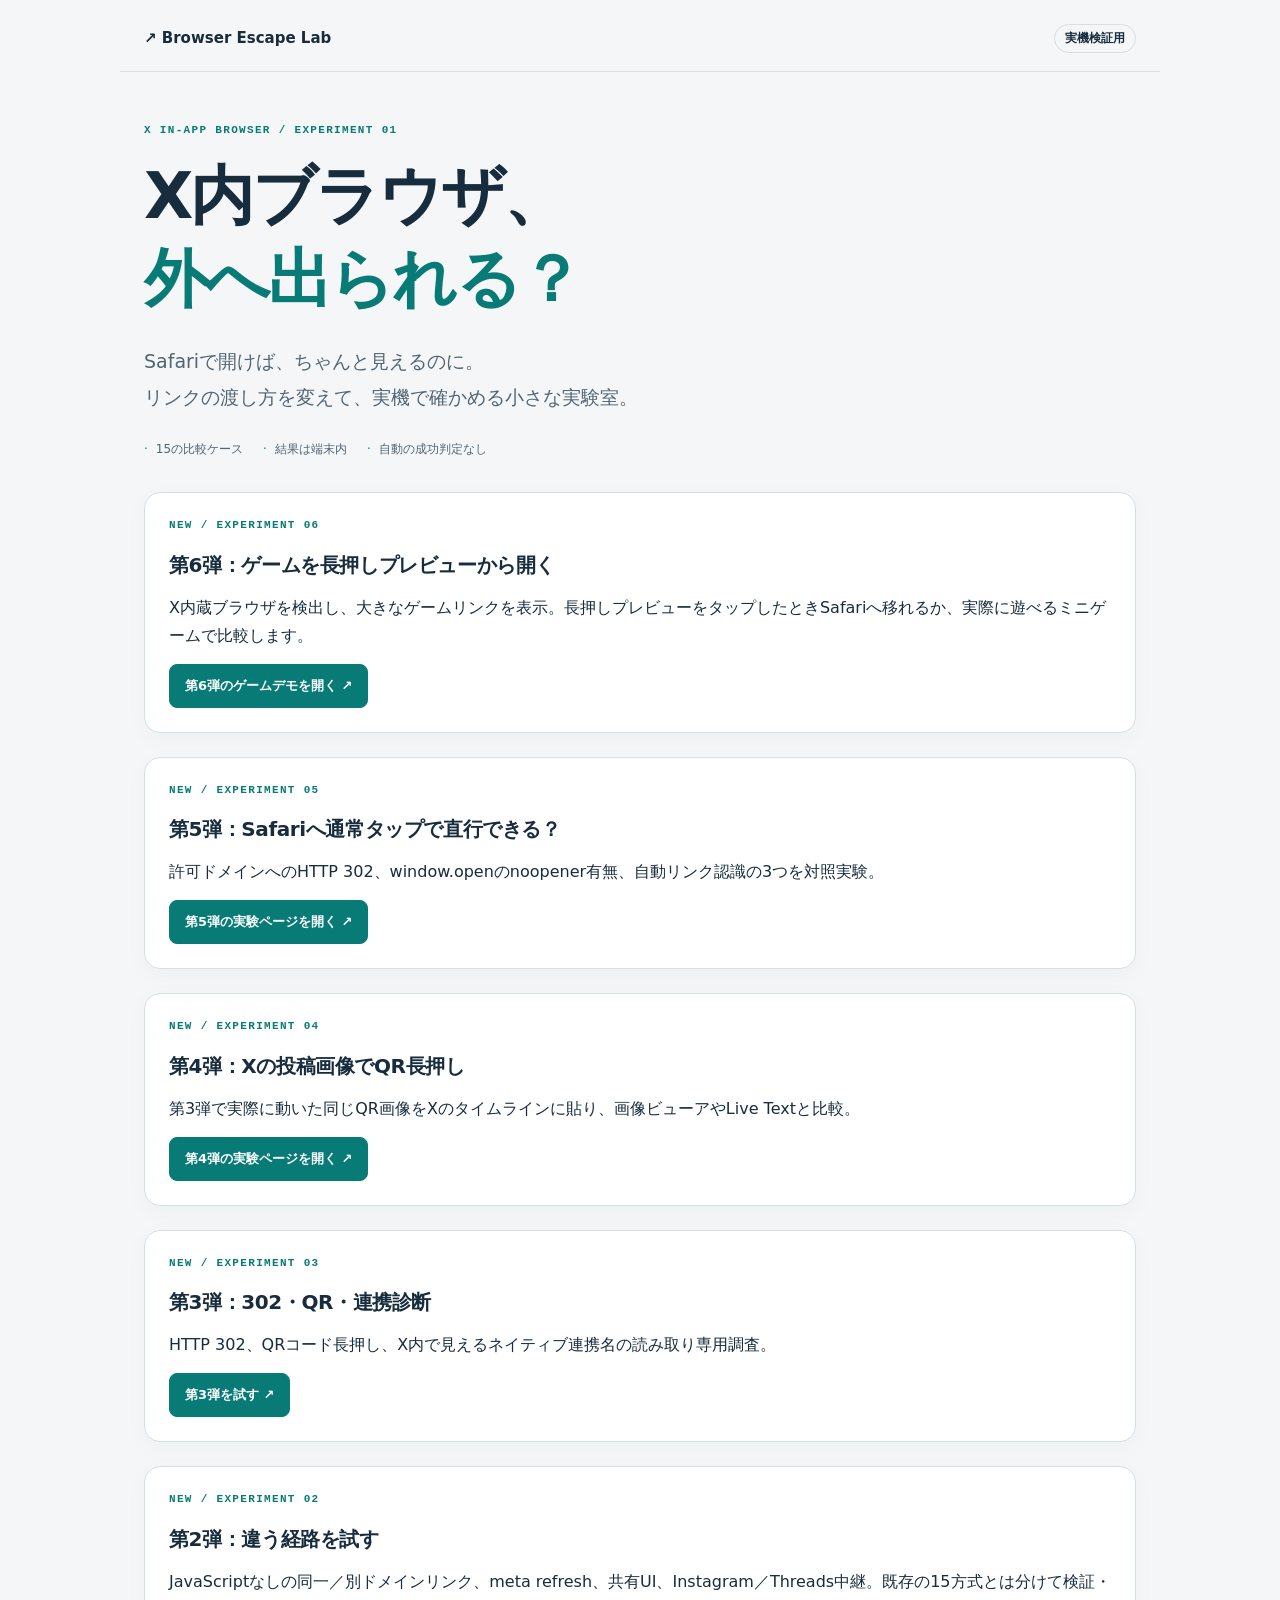
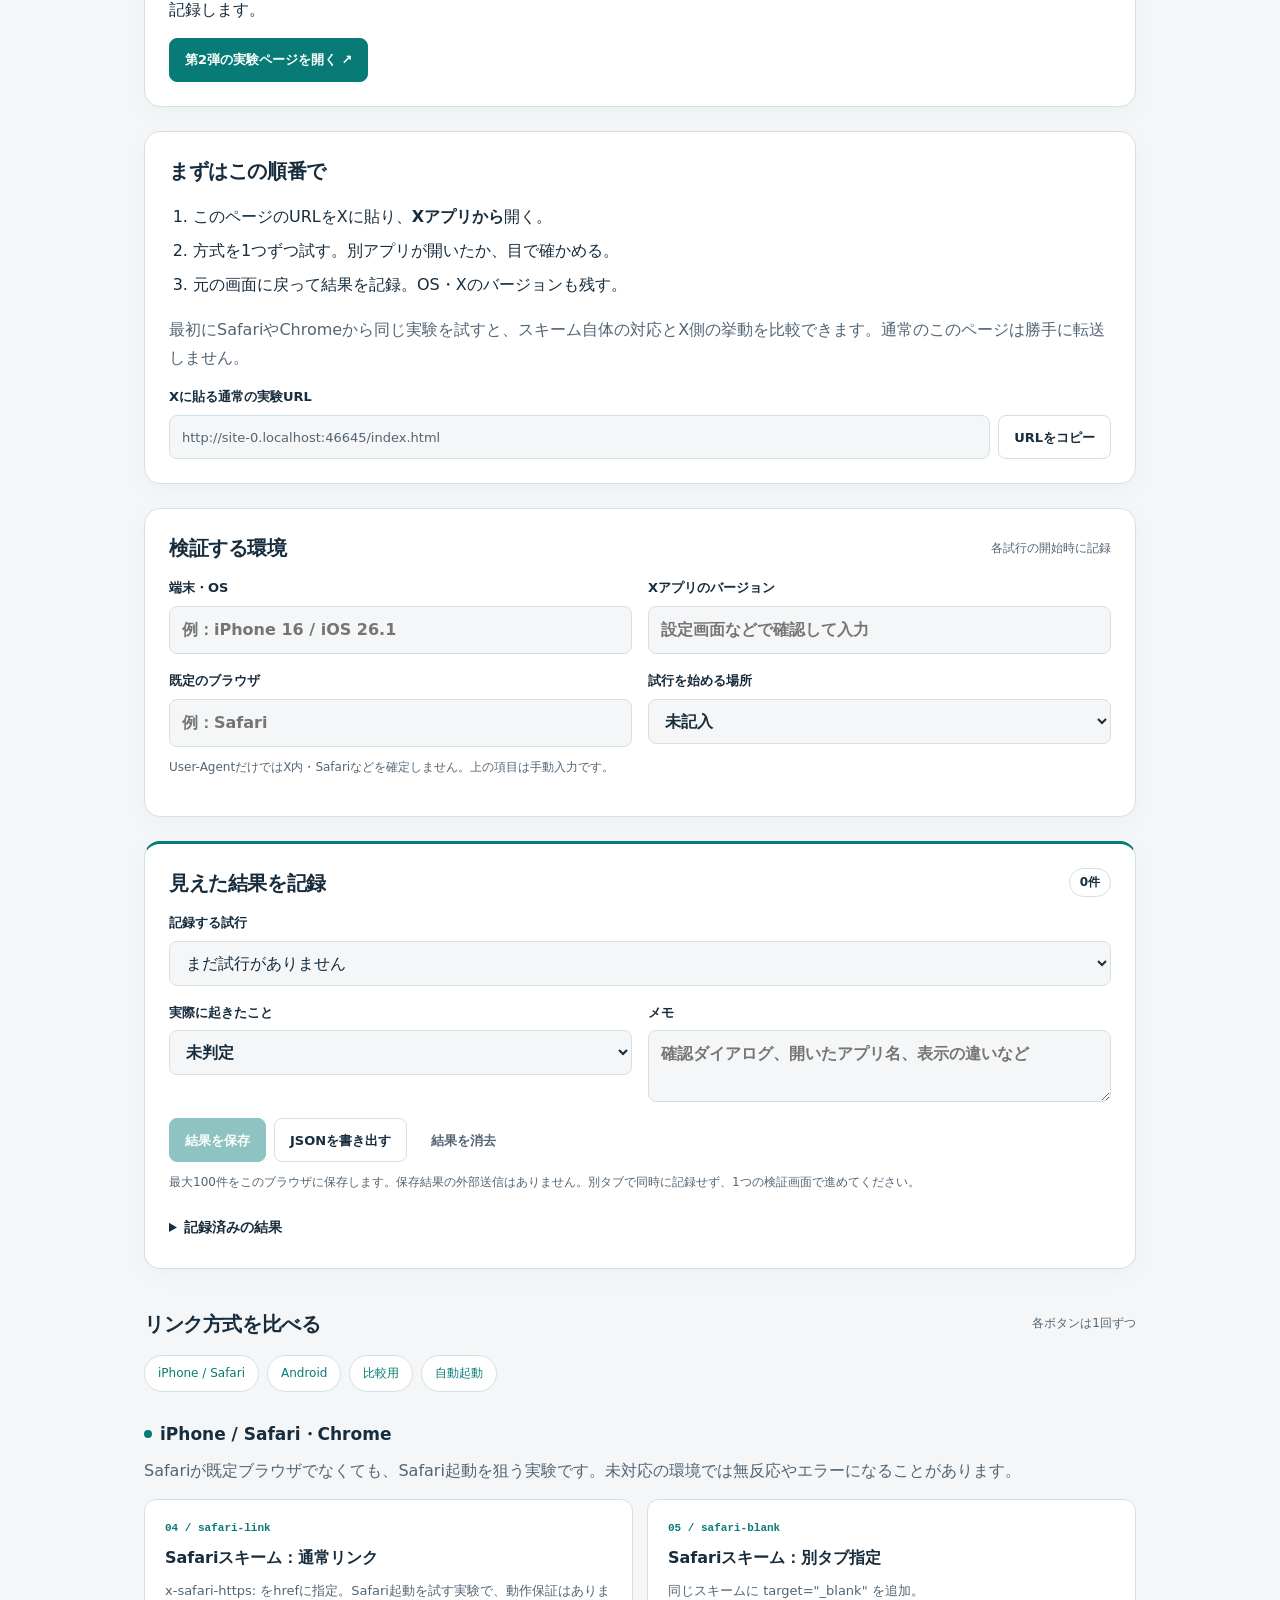
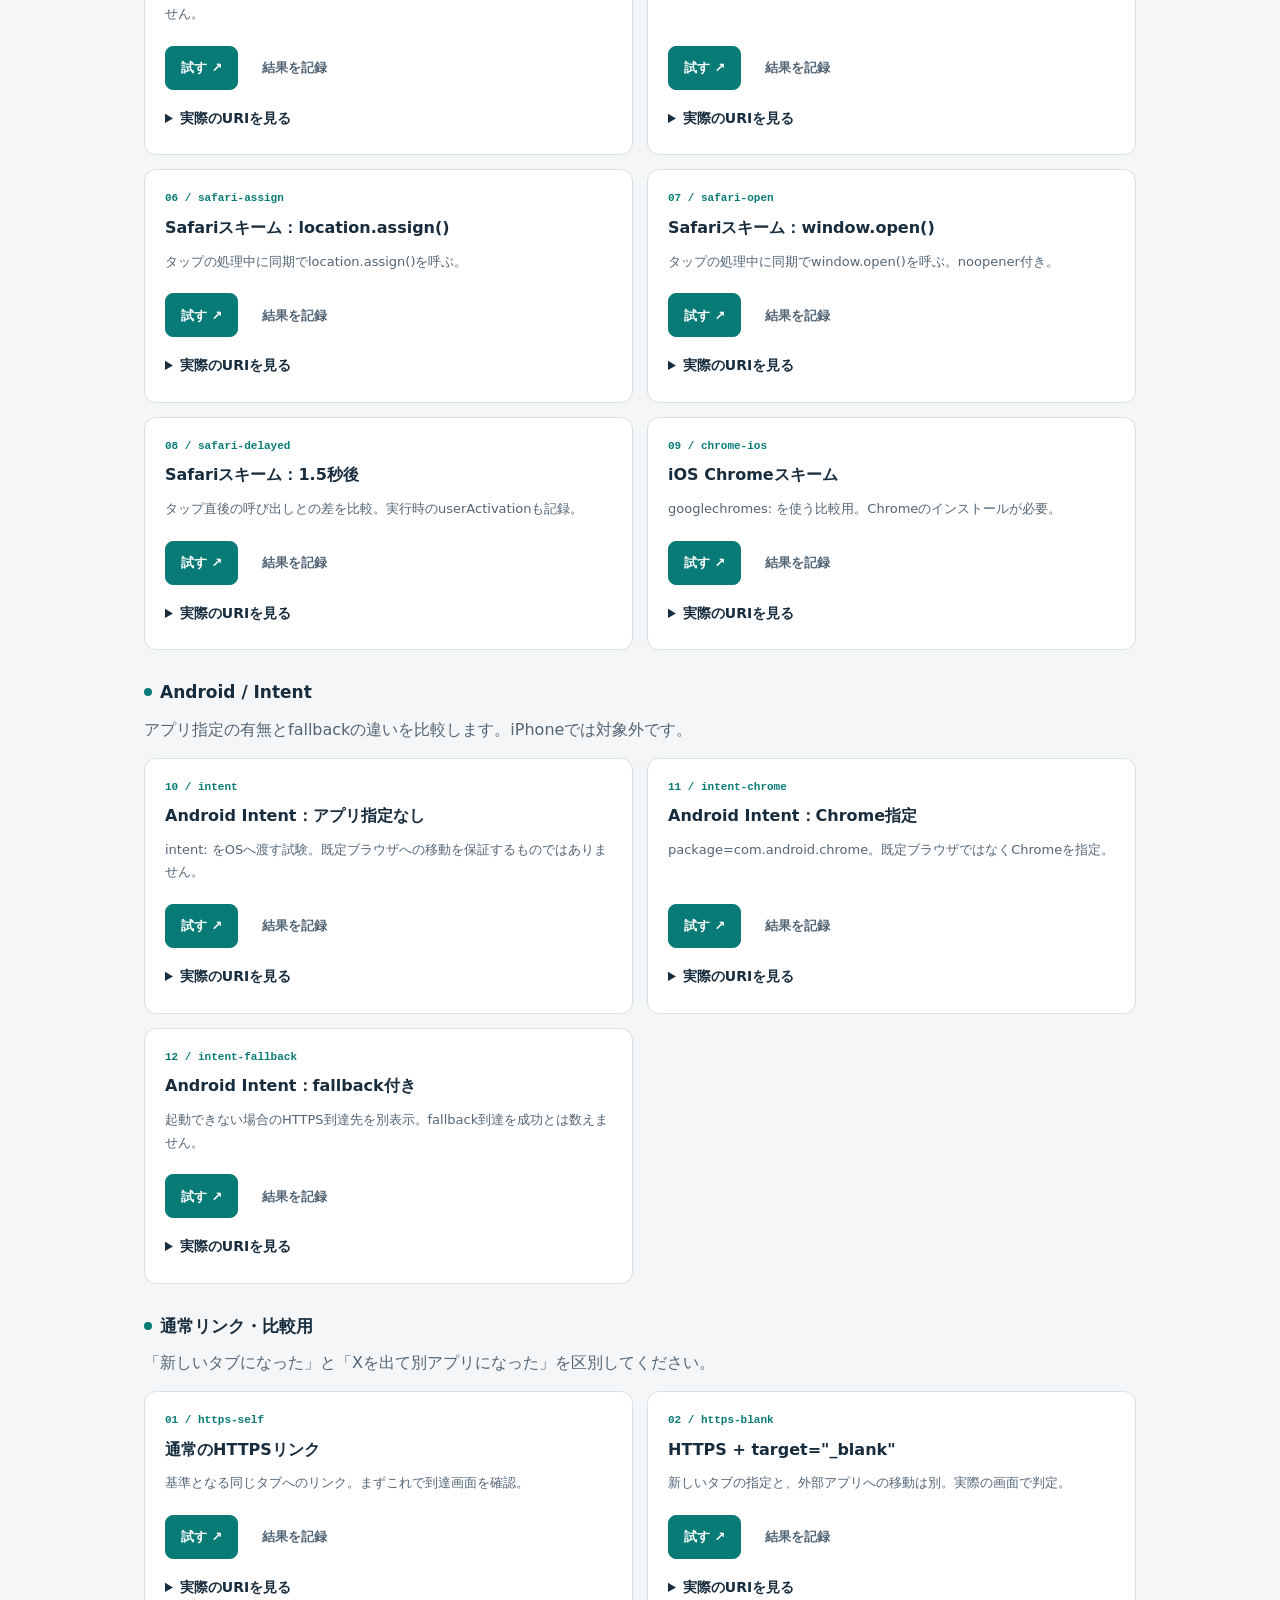
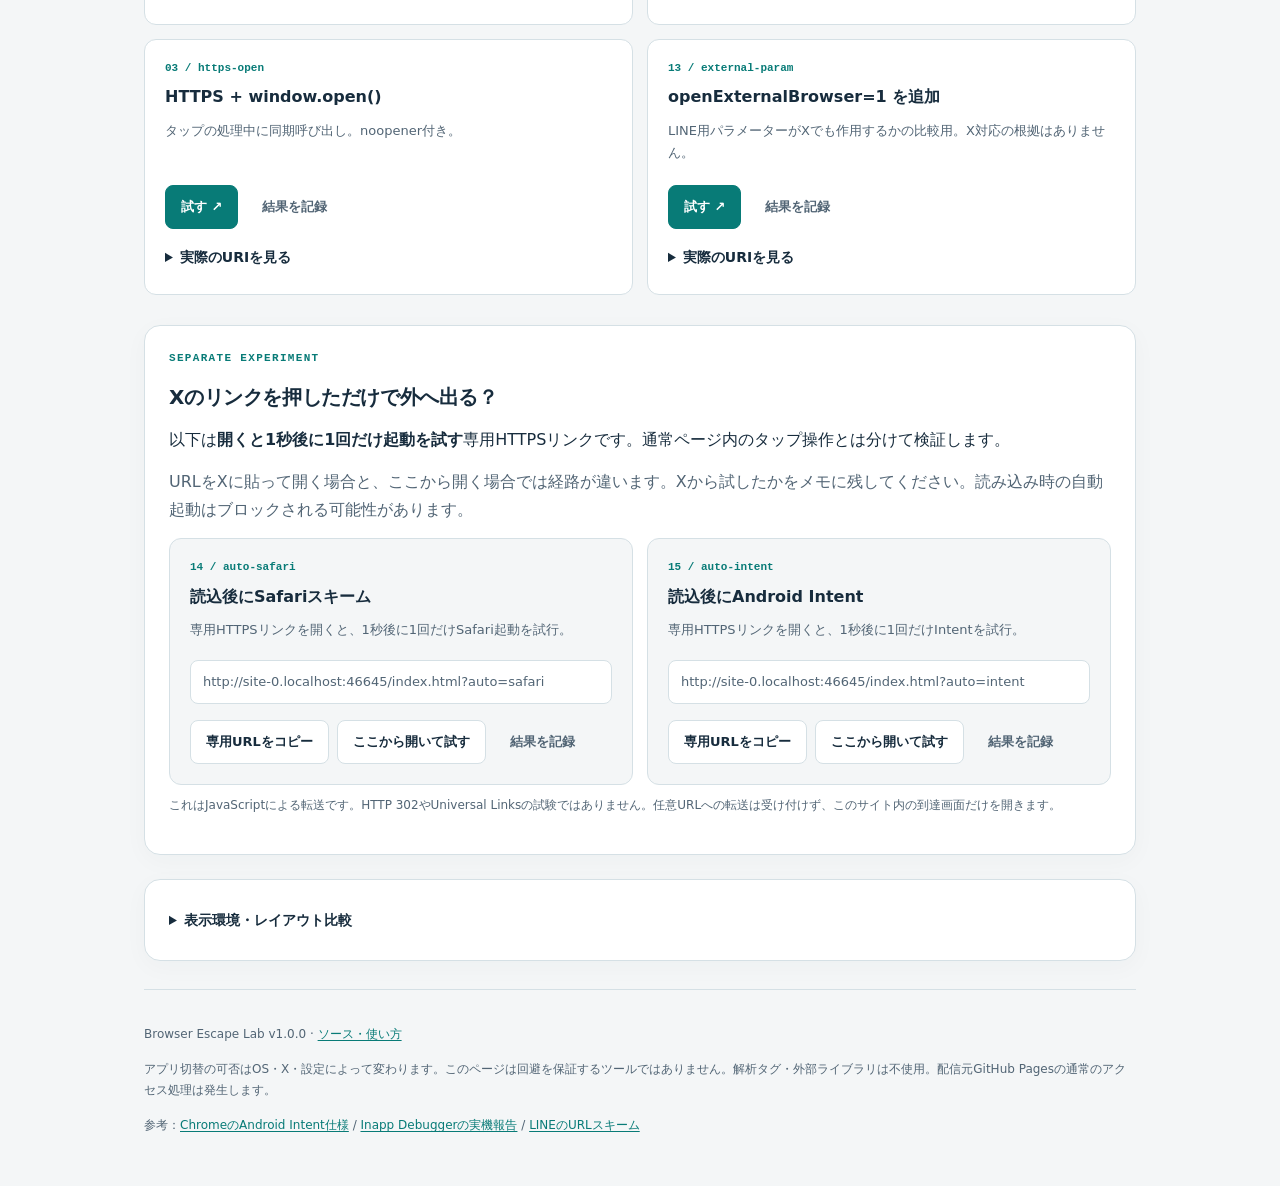
<file: index.html>
<!doctype html>
<html lang="ja">
<head>
  <meta charset="utf-8">
  <meta name="viewport" content="width=device-width, initial-scale=1, viewport-fit=cover">
  <meta name="color-scheme" content="light dark">
  <meta name="referrer" content="no-referrer">
  <meta name="description" content="Xのアプリ内ブラウザからSafariなどへ移動できるか、リンク方式ごとに実機で比較する実験ページ。結果は端末内に保存。">
  <meta property="og:title" content="X内ブラウザ、外へ出られる？ | Browser Escape Lab">
  <meta property="og:description" content="Safariスキーム・Android Intent・別タブ・自動転送を比較。成功を決めつけず、実機で確かめる15の実験。">
  <meta property="og:type" content="website">
  <meta name="twitter:card" content="summary">
  <title>X内ブラウザ、外へ出られる？ | Browser Escape Lab</title>
  <link rel="stylesheet" href="styles.css">
  <script src="core.js" defer></script>
  <script src="app.js" defer></script>
</head>
<body>
<a class="skip" href="#experiments">実験へ移動</a>
<header class="site-header wrap"><a class="brand" href="./">↗ Browser Escape Lab</a><span class="badge">実機検証用</span></header>
<main class="wrap">
  <section id="arrival" class="notice arrival" hidden aria-labelledby="arrival-title">
    <p class="eyebrow">DESTINATION</p><h2 id="arrival-title">確認ページに到達しました</h2>
    <p id="arrival-info"></p><p><strong>到達だけでは、外部ブラウザが開いた証明にはなりません。</strong>SafariやChromeが独立したアプリとして開いたか、画面やアプリ切替で確認してください。</p>
    <p>結果は元のX内ブラウザに戻って記録するのがおすすめです。ブラウザが変わると、保存済みの結果も共有されない場合があります。</p>
    <a id="back-to-lab" href="./">このブラウザで実験一覧を開く</a>
  </section>
  <section id="pending" class="notice pending" hidden aria-live="polite"><strong id="pending-message"></strong><button id="cancel-pending" type="button">予約した起動を中止</button></section>
  <p id="storage-warning" class="notice warning" hidden role="status">端末内への保存が使えません。この画面を離れると記録が失われるため、先にJSONをコピーしてください。</p>
  <noscript><p class="notice warning">実験と記録にはJavaScriptが必要です。まずXのメニューから外部ブラウザで開き、JavaScriptが使えるか確認してください。</p></noscript>
  <section class="hero">
    <p class="eyebrow">X IN-APP BROWSER / EXPERIMENT 01</p>
    <h1>X内ブラウザ、<br><span>外へ出られる？</span></h1>
    <p class="lead">Safariで開けば、ちゃんと見えるのに。<br>リンクの渡し方を変えて、実機で確かめる小さな実験室。</p>
    <div class="hero-meta"><span>15の比較ケース</span><span>結果は端末内</span><span>自動の成功判定なし</span></div>
  </section>
  <section class="panel" aria-labelledby="round6-title">
  <p class="eyebrow">NEW / EXPERIMENT 06</p>
  <h2 id="round6-title">第6弾：ゲームを長押しプレビューから開く</h2>
  <p>X内蔵ブラウザを検出し、大きなゲームリンクを表示。長押しプレビューをタップしたときSafariへ移れるか、実際に遊べるミニゲームで比較します。</p>
  <a class="button primary" href="round6/">第6弾のゲームデモを開く ↗</a>
</section>
<section class="panel" aria-labelledby="round5-title">
  <p class="eyebrow">NEW / EXPERIMENT 05</p>
  <h2 id="round5-title">第5弾：Safariへ通常タップで直行できる？</h2>
  <p>許可ドメインへのHTTP 302、window.openのnoopener有無、自動リンク認識の3つを対照実験。</p>
  <a class="button primary" href="round5/">第5弾の実験ページを開く ↗</a>
</section>
<section class="panel" aria-labelledby="round4-title">
<p class="eyebrow">NEW / EXPERIMENT 04</p><h2 id="round4-title">第4弾：Xの投稿画像でQR長押し</h2>
<p>第3弾で実際に動いた同じQR画像をXのタイムラインに貼り、画像ビューアやLive Textと比較。</p><a class="button primary" href="round4/">第4弾の実験ページを開く ↗</a>
</section>
<section class="panel" aria-labelledby="round3-title">
    <p class="eyebrow">NEW / EXPERIMENT 03</p><h2 id="round3-title">第3弾：302・QR・連携診断</h2>
    <p>HTTP 302、QRコード長押し、X内で見えるネイティブ連携名の読み取り専用調査。</p>
    <a class="button primary" href="round3/">第3弾を試す ↗</a>
  </section>
  <section class="panel" aria-labelledby="round2-title">
    <p class="eyebrow">NEW / EXPERIMENT 02</p><h2 id="round2-title">第2弾：違う経路を試す</h2>
    <p>JavaScriptなしの同一／別ドメインリンク、meta refresh、共有UI、Instagram／Threads中継。既存の15方式とは分けて検証・記録します。</p>
    <a class="button primary" href="round2/">第2弾の実験ページを開く ↗</a>
  </section>
  <section class="panel" aria-labelledby="how-title">
    <h2 id="how-title">まずはこの順番で</h2>
    <ol class="steps"><li>このページのURLをXに貼り、<strong>Xアプリから</strong>開く。</li><li>方式を1つずつ試す。別アプリが開いたか、目で確かめる。</li><li>元の画面に戻って結果を記録。OS・Xのバージョンも残す。</li></ol>
    <p class="muted">最初にSafariやChromeから同じ実験を試すと、スキーム自体の対応とX側の挙動を比較できます。通常のこのページは勝手に転送しません。</p>
    <label for="share-url">Xに貼る通常の実験URL</label>
    <div class="copy-row"><input id="share-url" readonly><button id="copy-main" type="button">URLをコピー</button></div>
  </section>
  <section class="panel" aria-labelledby="environment-title">
    <div class="section-head"><h2 id="environment-title">検証する環境</h2><span class="caption">各試行の開始時に記録</span></div>
    <div class="fields">
      <label>端末・OS<input id="device" maxlength="200" placeholder="例：iPhone 16 / iOS 26.1"></label>
      <label>Xアプリのバージョン<input id="xVersion" maxlength="200" placeholder="設定画面などで確認して入力"></label>
      <label>既定のブラウザ<input id="defaultBrowser" maxlength="200" placeholder="例：Safari"></label>
      <label>試行を始める場所<select id="source"><option value="">未記入</option><option>Xアプリ</option><option>Safari</option><option>Chrome</option><option>その他</option></select></label>
    </div>
    <p class="muted small">User-AgentだけではX内・Safariなどを確定しません。上の項目は手動入力です。</p>
  </section>
  <section id="result-panel" class="panel result-panel" aria-labelledby="result-title">
    <div class="section-head"><h2 id="result-title">見えた結果を記録</h2><span id="result-count" class="badge">0件</span></div>
    <label for="attempt-select">記録する試行</label><select id="attempt-select"><option value="">まだ試行がありません</option></select>
    <div class="fields result-fields">
      <label>実際に起きたこと<select id="outcome"></select></label>
      <label>メモ<textarea id="note" maxlength="1000" rows="2" placeholder="確認ダイアログ、開いたアプリ名、表示の違いなど"></textarea></label>
    </div>
    <div class="actions"><button id="save-result" class="primary" type="button" disabled>結果を保存</button><button id="export" type="button">JSONを書き出す</button><button id="clear-results" class="text-button" type="button">結果を消去</button></div>
    <p class="muted small">最大100件をこのブラウザに保存します。保存結果の外部送信はありません。別タブで同時に記録せず、1つの検証画面で進めてください。</p>
    <details><summary>記録済みの結果</summary><div id="history" class="history"></div></details>
    <section id="export-report" hidden><h3>結果JSON</h3><p class="muted small">端末情報・入力したメモも含まれます。共有前に内容を確認してください。ダウンロードできない場合は本文をコピーできます。</p><textarea id="report-text" readonly rows="9" spellcheck="false" aria-label="結果のJSON"></textarea><div class="actions"><button id="copy-report" type="button">JSONをコピー</button><button id="download-report" type="button">JSONをダウンロード</button></div></section>
  </section>
  <section id="experiments" aria-labelledby="experiments-title">
    <div class="section-head"><h2 id="experiments-title">リンク方式を比べる</h2><span class="caption">各ボタンは1回ずつ</span></div>
    <nav class="jump-nav" aria-label="実験カテゴリ"><a href="#ios">iPhone / Safari</a><a href="#android">Android</a><a href="#control">比較用</a><a href="#automatic">自動起動</a></nav>
    <section id="ios" class="test-group"><h3><span class="group-dot"></span>iPhone / Safari・Chrome</h3><p class="muted">Safariが既定ブラウザでなくても、Safari起動を狙う実験です。未対応の環境では無反応やエラーになることがあります。</p><div id="ios-cases" class="case-grid"></div></section>
    <section id="android" class="test-group"><h3><span class="group-dot"></span>Android / Intent</h3><p class="muted">アプリ指定の有無とfallbackの違いを比較します。iPhoneでは対象外です。</p><div id="android-cases" class="case-grid"></div></section>
    <section id="control" class="test-group"><h3><span class="group-dot"></span>通常リンク・比較用</h3><p class="muted">「新しいタブになった」と「Xを出て別アプリになった」を区別してください。</p><div id="control-cases" class="case-grid"></div></section>
  </section>
  <section id="automatic" class="panel" aria-labelledby="auto-title">
    <p class="eyebrow">SEPARATE EXPERIMENT</p><h2 id="auto-title">Xのリンクを押しただけで外へ出る？</h2>
    <p>以下は<strong>開くと1秒後に1回だけ起動を試す</strong>専用HTTPSリンクです。通常ページ内のタップ操作とは分けて検証します。</p>
    <p class="muted">URLをXに貼って開く場合と、ここから開く場合では経路が違います。Xから試したかをメモに残してください。読み込み時の自動起動はブロックされる可能性があります。</p>
    <div id="auto-cases" class="case-grid"></div>
    <p class="muted small">これはJavaScriptによる転送です。HTTP 302やUniversal Linksの試験ではありません。任意URLへの転送は受け付けず、このサイト内の到達画面だけを開きます。</p>
  </section>
  <details class="panel"><summary>表示環境・レイアウト比較</summary><p class="muted">同じURLをX内とSafariで開き、値を比較してください。これだけで表示崩れの原因は特定できません。</p><pre id="diagnostics"></pre><div class="viewport-probes" aria-label="30vhと30dvhの高さ比較"><div id="vh-probe">30vh</div><div id="dvh-probe">30dvh</div></div><label>キーボード表示時の比較<input placeholder="ここをタップして高さの変化を確認"></label></details>
  <footer class="footer"><p>Browser Escape Lab <span id="version"></span> · <a href="https://github.com/H4M4CHi-ttr/x-external-browser" rel="noopener" target="_blank">ソース・使い方</a></p><p>アプリ切替の可否はOS・X・設定によって変わります。このページは回避を保証するツールではありません。解析タグ・外部ライブラリは不使用。配信元GitHub Pagesの通常のアクセス処理は発生します。</p><p class="small">参考：<a href="https://developer.chrome.com/docs/android/intents" target="_blank" rel="noopener">ChromeのAndroid Intent仕様</a> / <a href="https://github.com/shalanah/inapp-debugger" target="_blank" rel="noopener">Inapp Debuggerの実機報告</a> / <a href="https://developers.line.biz/ja/docs/line-login/using-line-url-scheme/" target="_blank" rel="noopener">LINEのURLスキーム</a></p></footer>
</main>
<p id="status" class="toast" role="status" aria-live="polite" hidden></p>
</body>
</html>
</file>
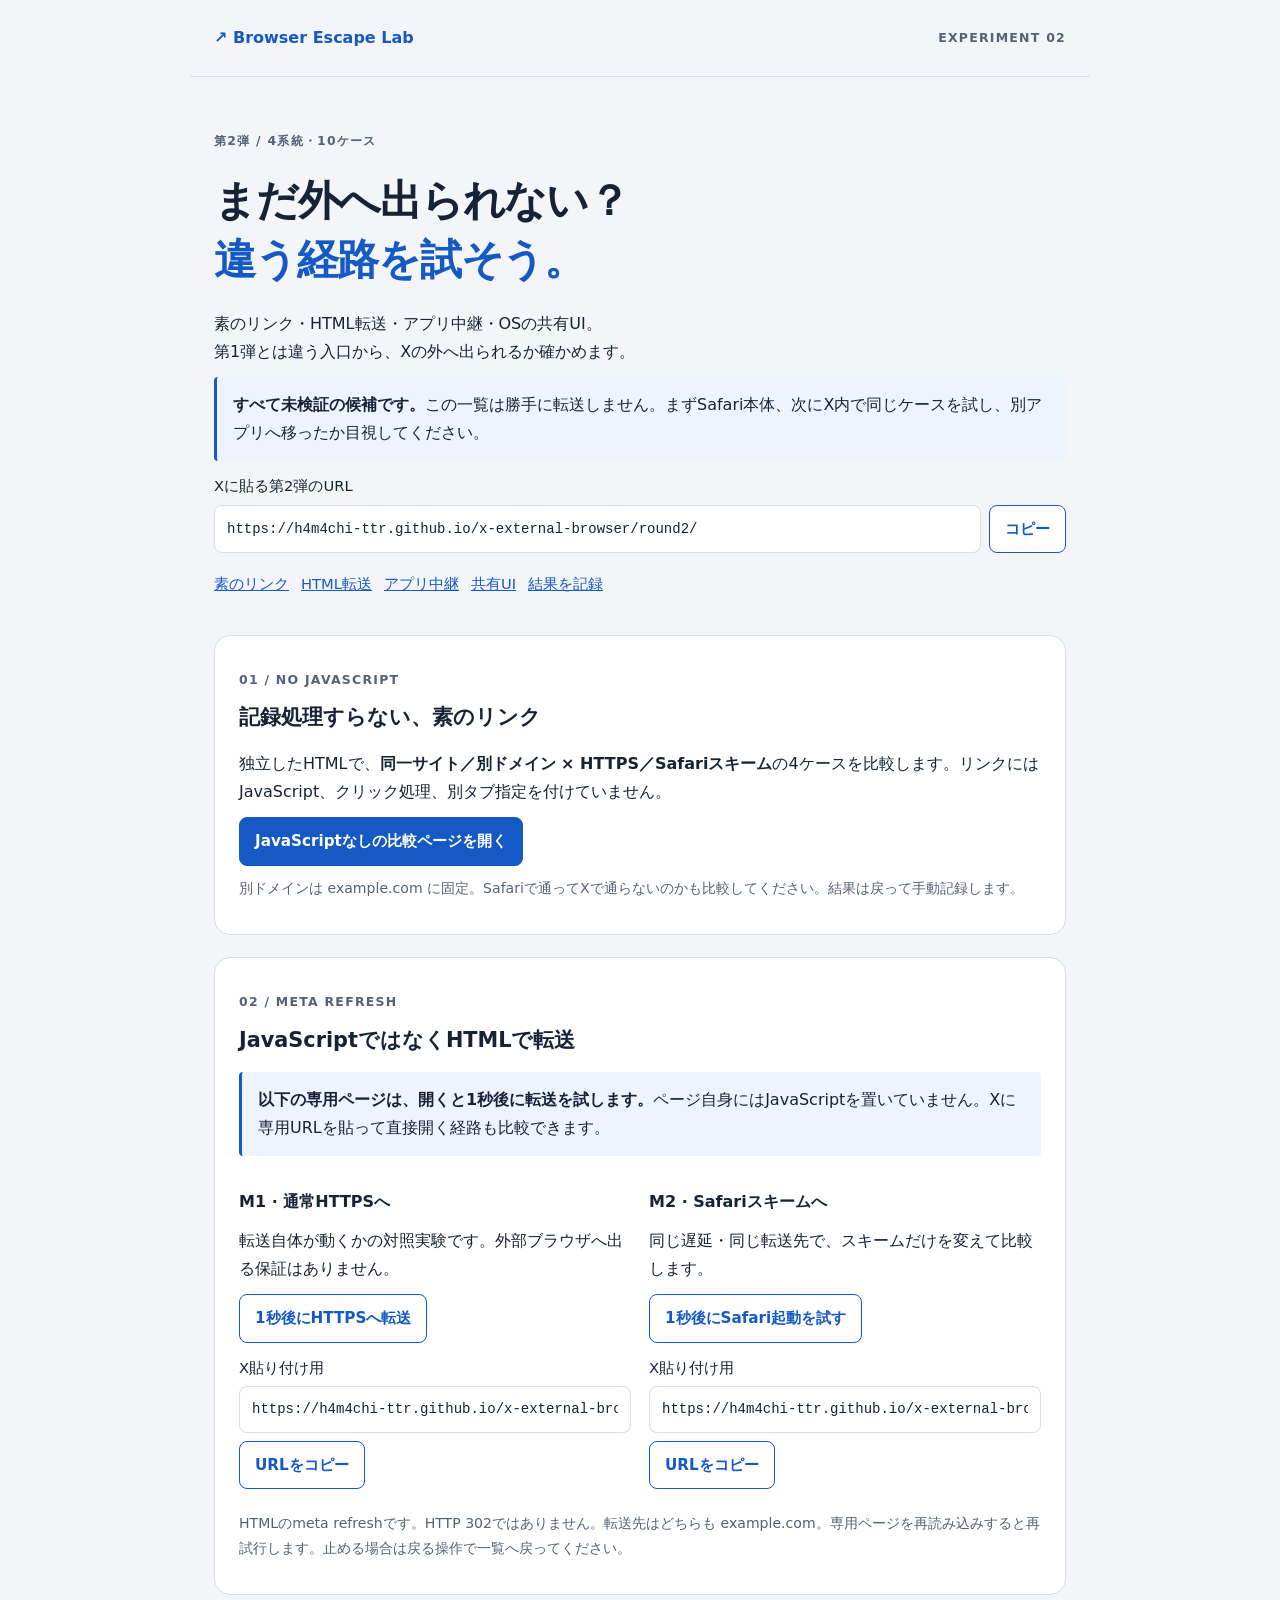
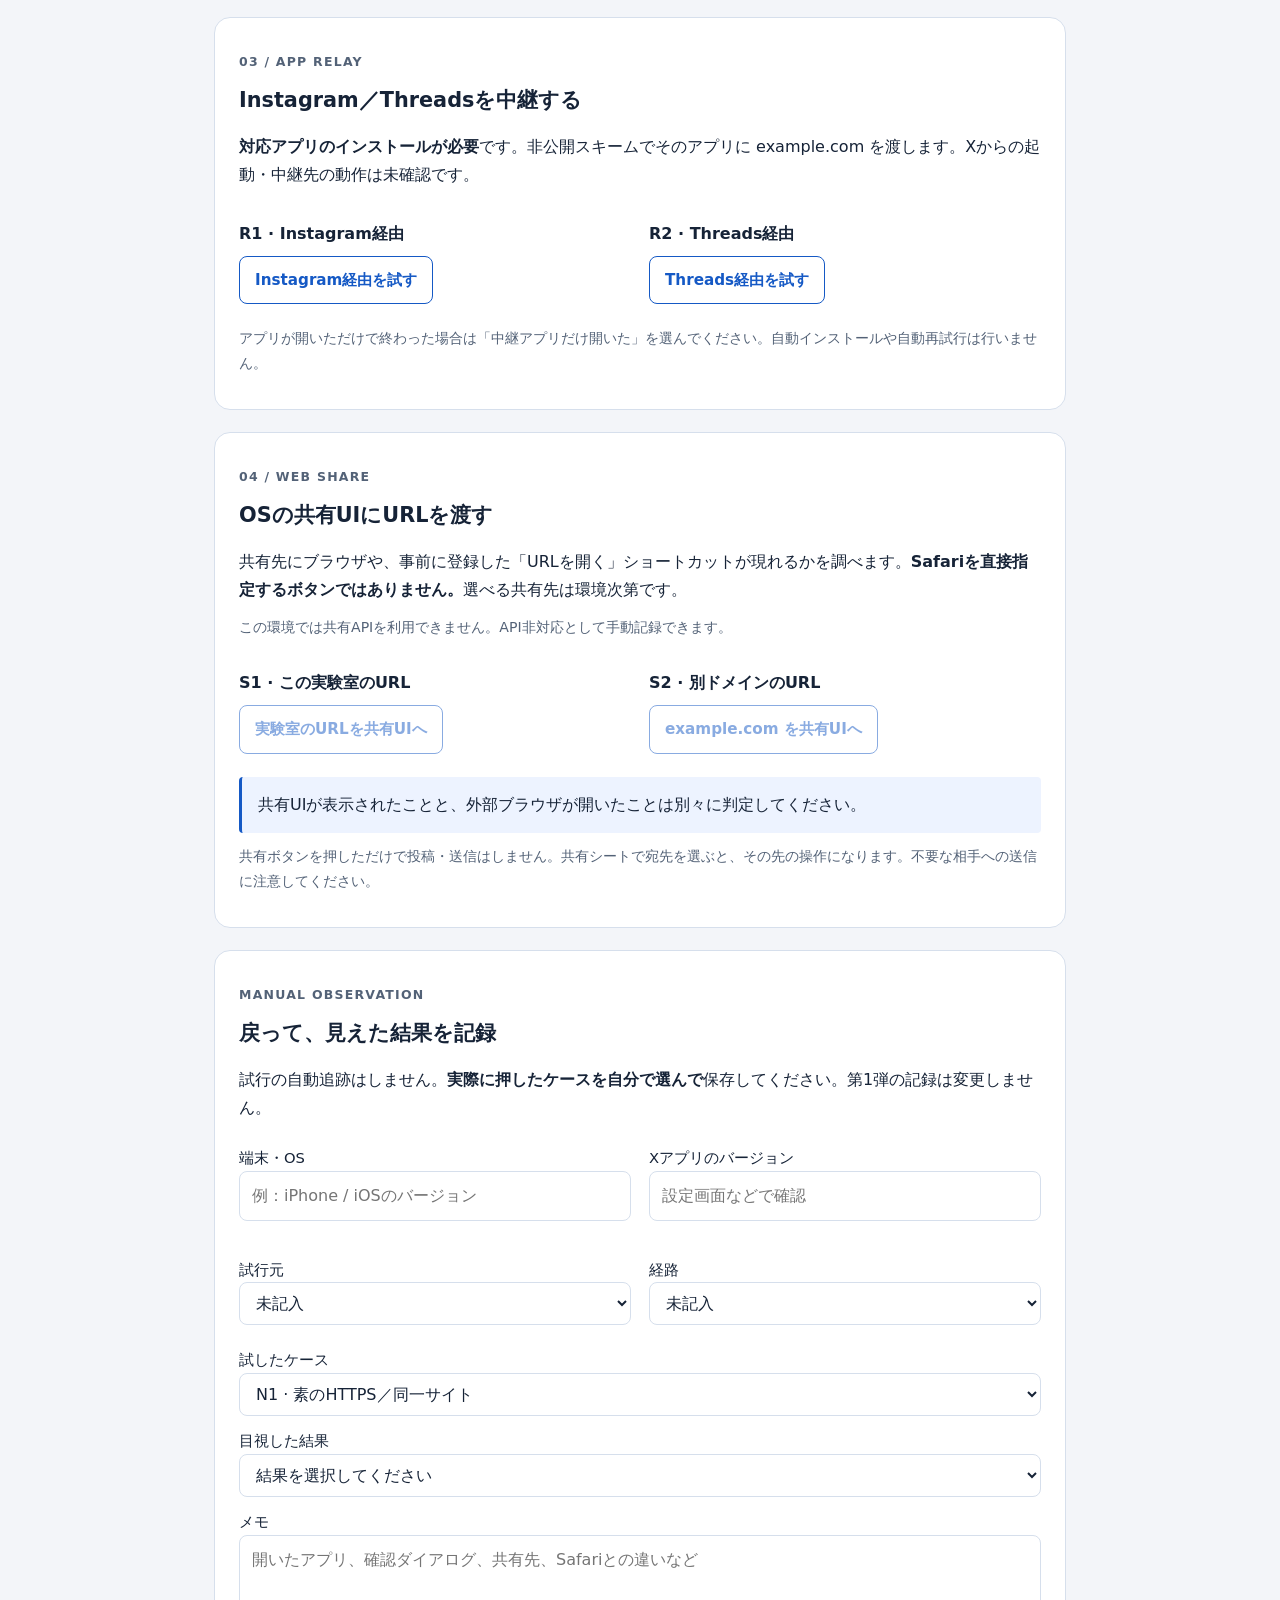
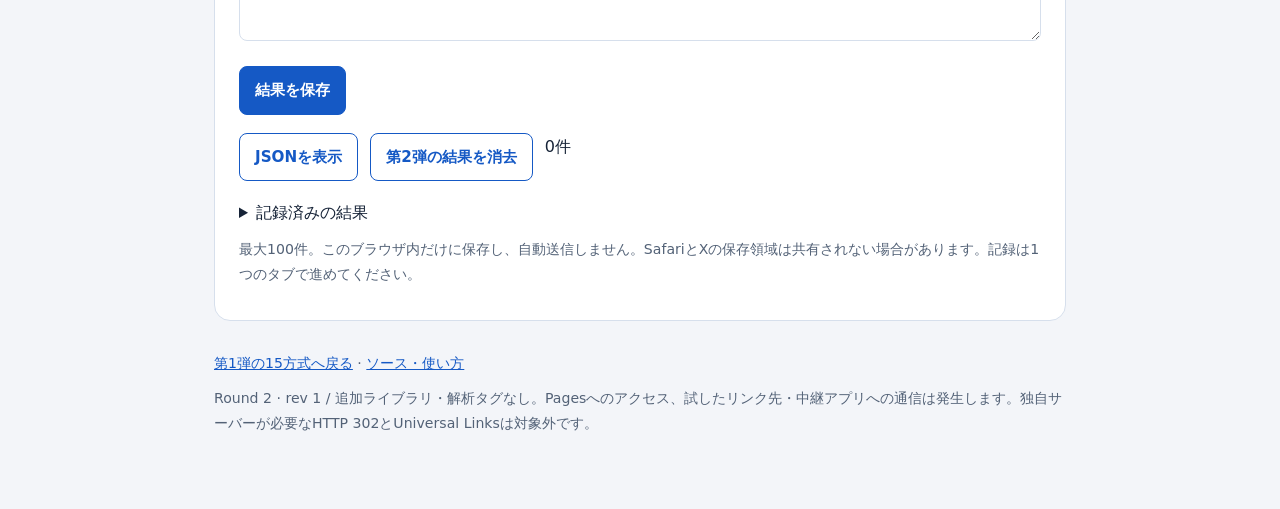
<file: round2/index.html>
<!doctype html>
<html lang="ja">
<head>
  <meta charset="utf-8">
  <meta name="viewport" content="width=device-width, initial-scale=1, viewport-fit=cover">
  <meta name="color-scheme" content="light dark">
  <meta name="referrer" content="no-referrer">
  <meta name="description" content="X内ブラウザ脱出実験・第2弾。素のリンク、meta refresh、共有UI、Instagram／Threads中継を実機で比較。">
  <meta property="og:title" content="X内ブラウザ、まだ外へ出られない？｜実験 第2弾">
  <meta property="og:description" content="4系統・10ケース。動いたかどうかは実機で目視確認。">
  <meta name="twitter:card" content="summary">
  <title>実験 第2弾 | Browser Escape Lab</title>
  <link rel="stylesheet" href="styles.css">
  <script src="app.js" defer></script>
</head>
<body>
<header><a href="../">↗ Browser Escape Lab</a><span class="badge">EXPERIMENT 02</span></header>
<main>
  <section class="hero">
    <p class="eyebrow">第2弾 / 4系統・10ケース</p>
    <h1>まだ外へ出られない？<br><span>違う経路を試そう。</span></h1>
    <p>素のリンク・HTML転送・アプリ中継・OSの共有UI。<br>第1弾とは違う入口から、Xの外へ出られるか確かめます。</p>
    <p class="notice"><strong>すべて未検証の候補です。</strong>この一覧は勝手に転送しません。まずSafari本体、次にX内で同じケースを試し、別アプリへ移ったか目視してください。</p>
    <label for="page-url">Xに貼る第2弾のURL</label>
    <div class="copy-row"><input id="page-url" readonly value="https://h4m4chi-ttr.github.io/x-external-browser/round2/"><button type="button" data-copy="page-url" disabled>コピー</button></div>
    <nav aria-label="ページ内の移動"><a href="#plain">素のリンク</a><a href="#meta">HTML転送</a><a href="#relay">アプリ中継</a><a href="#share">共有UI</a><a href="#records">結果を記録</a></nav>
  </section>
  <noscript><p class="notice">素のリンク・HTML転送・アプリ中継はこのまま試せます。共有UIと記録にはJavaScriptが必要です。</p></noscript>
  <section id="plain" class="panel">
    <p class="eyebrow">01 / NO JAVASCRIPT</p><h2>記録処理すらない、素のリンク</h2>
    <p>独立したHTMLで、<strong>同一サイト／別ドメイン × HTTPS／Safariスキーム</strong>の4ケースを比較します。リンクにはJavaScript、クリック処理、別タブ指定を付けていません。</p>
    <a class="button primary" href="minimal.html">JavaScriptなしの比較ページを開く</a>
    <p class="muted">別ドメインは example.com に固定。Safariで通ってXで通らないのかも比較してください。結果は戻って手動記録します。</p>
  </section>
  <section id="meta" class="panel">
    <p class="eyebrow">02 / META REFRESH</p><h2>JavaScriptではなくHTMLで転送</h2>
    <p class="notice"><strong>以下の専用ページは、開くと1秒後に転送を試します。</strong>ページ自身にはJavaScriptを置いていません。Xに専用URLを貼って直接開く経路も比較できます。</p>
    <div class="grid">
      <article><h3>M1 · 通常HTTPSへ</h3><p>転送自体が動くかの対照実験です。外部ブラウザへ出る保証はありません。</p><a class="button" href="meta-https.html">1秒後にHTTPSへ転送</a><label for="meta-https-url">X貼り付け用</label><input id="meta-https-url" readonly value="https://h4m4chi-ttr.github.io/x-external-browser/round2/meta-https.html"><button type="button" data-copy="meta-https-url" disabled>URLをコピー</button></article>
      <article><h3>M2 · Safariスキームへ</h3><p>同じ遅延・同じ転送先で、スキームだけを変えて比較します。</p><a class="button" href="meta-safari.html">1秒後にSafari起動を試す</a><label for="meta-safari-url">X貼り付け用</label><input id="meta-safari-url" readonly value="https://h4m4chi-ttr.github.io/x-external-browser/round2/meta-safari.html"><button type="button" data-copy="meta-safari-url" disabled>URLをコピー</button></article>
    </div>
    <p class="muted">HTMLのmeta refreshです。HTTP 302ではありません。転送先はどちらも example.com。専用ページを再読み込みすると再試行します。止める場合は戻る操作で一覧へ戻ってください。</p>
  </section>
  <section id="relay" class="panel">
    <p class="eyebrow">03 / APP RELAY</p><h2>Instagram／Threadsを中継する</h2>
    <p><strong>対応アプリのインストールが必要</strong>です。非公開スキームでそのアプリに example.com を渡します。Xからの起動・中継先の動作は未確認です。</p>
    <div class="grid">
      <article><h3>R1 · Instagram経由</h3><a class="button" href="instagram://extbrowser/?url=https%3A%2F%2Fexample.com%2F">Instagram経由を試す</a></article>
      <article><h3>R2 · Threads経由</h3><a class="button" href="barcelona://extbrowser/?url=https%3A%2F%2Fexample.com%2F">Threads経由を試す</a></article>
    </div>
    <p class="muted">アプリが開いただけで終わった場合は「中継アプリだけ開いた」を選んでください。自動インストールや自動再試行は行いません。</p>
  </section>
  <section id="share" class="panel">
    <p class="eyebrow">04 / WEB SHARE</p><h2>OSの共有UIにURLを渡す</h2>
    <p>共有先にブラウザや、事前に登録した「URLを開く」ショートカットが現れるかを調べます。<strong>Safariを直接指定するボタンではありません。</strong>選べる共有先は環境次第です。</p>
    <p id="share-capability" class="muted">JavaScript実行後にAPIの有無を表示します。</p>
    <div class="grid">
      <article><h3>S1 · この実験室のURL</h3><button type="button" data-share-url="https://h4m4chi-ttr.github.io/x-external-browser/" disabled>実験室のURLを共有UIへ</button></article>
      <article><h3>S2 · 別ドメインのURL</h3><button type="button" data-share-url="https://example.com/" disabled>example.com を共有UIへ</button></article>
    </div>
    <p id="share-status" class="notice" role="status">共有UIが表示されたことと、外部ブラウザが開いたことは別々に判定してください。</p>
    <p class="muted">共有ボタンを押しただけで投稿・送信はしません。共有シートで宛先を選ぶと、その先の操作になります。不要な相手への送信に注意してください。</p>
  </section>
  <section id="records" class="panel">
    <p class="eyebrow">MANUAL OBSERVATION</p><h2>戻って、見えた結果を記録</h2>
    <p>試行の自動追跡はしません。<strong>実際に押したケースを自分で選んで</strong>保存してください。第1弾の記録は変更しません。</p>
    <p id="storage-warning" class="notice" hidden>端末内に保存できません。記録はこの画面を離れると失われるため、先にJSONをコピーしてください。</p>
    <div class="grid">
      <label>端末・OS<input id="device" maxlength="200" placeholder="例：iPhone / iOSのバージョン"></label>
      <label>Xアプリのバージョン<input id="xVersion" maxlength="200" placeholder="設定画面などで確認"></label>
      <label>試行元<select id="source"><option value="">未記入</option><option>Xアプリ</option><option>Safari</option><option>Chrome</option><option>その他</option></select></label>
      <label>経路<select id="route"><option value="">未記入</option><option>Xに貼ったURLから直接</option><option>第2弾の一覧から</option><option>その他</option></select></label>
    </div>
    <form id="result-form">
      <label>試したケース<select id="case-id">
        <option value="plain-https-same" data-case="plain-https-same">N1 · 素のHTTPS／同一サイト</option>
        <option value="plain-https-cross" data-case="plain-https-cross">N2 · 素のHTTPS／別ドメイン</option>
        <option value="plain-safari-same" data-case="plain-safari-same">N3 · 素のSafariスキーム／同一サイト</option>
        <option value="plain-safari-cross" data-case="plain-safari-cross">N4 · 素のSafariスキーム／別ドメイン</option>
        <option value="meta-https" data-case="meta-https">M1 · meta refresh／HTTPS</option>
        <option value="meta-safari" data-case="meta-safari">M2 · meta refresh／Safari</option>
        <option value="relay-instagram" data-case="relay-instagram">R1 · Instagram中継</option>
        <option value="relay-threads" data-case="relay-threads">R2 · Threads中継</option>
        <option value="share-lab" data-case="share-lab">S1 · 共有UI／実験室</option>
        <option value="share-example" data-case="share-example">S2 · 共有UI／example.com</option>
      </select></label>
      <label>目視した結果<select id="outcome"><option value="unrated">結果を選択してください</option><option value="safari">Safariが別アプリで開いた</option><option value="external">その他の外部ブラウザが開いた</option><option value="inapp">Xなどのアプリ内のまま</option><option value="intermediary">中継アプリだけ開いた</option><option value="share-only">共有UIだけ表示された</option><option value="prompt">確認ダイアログだけ出た</option><option value="blocked">反応なし・エラー・API非対応</option><option value="cancelled">自分でキャンセルした</option><option value="unknown">判断できない</option></select></label>
      <label>メモ<textarea id="note" maxlength="1000" rows="3" placeholder="開いたアプリ、確認ダイアログ、共有先、Safariとの違いなど"></textarea></label>
      <button id="save-result" class="primary" type="submit" disabled>結果を保存</button>
    </form>
    <div class="actions"><button id="export" type="button" disabled>JSONを表示</button><button id="clear-results" type="button" disabled>第2弾の結果を消去</button><span id="result-count">0件</span></div>
    <details><summary>記録済みの結果</summary><div id="history"></div></details>
    <section id="export-report" hidden><h3>結果JSON</h3><p class="muted">端末情報・メモが含まれます。共有前に内容を確認してください。</p><textarea id="report-text" readonly rows="9" aria-label="結果のJSON" spellcheck="false"></textarea><button type="button" data-copy="report-text" disabled>JSONをコピー</button></section>
    <p class="muted">最大100件。このブラウザ内だけに保存し、自動送信しません。SafariとXの保存領域は共有されない場合があります。記録は1つのタブで進めてください。</p>
  </section>
  <footer><a href="../">第1弾の15方式へ戻る</a> · <a href="https://github.com/H4M4CHi-ttr/x-external-browser/tree/main/round2">ソース・使い方</a><p>Round 2 · rev 1 / 追加ライブラリ・解析タグなし。Pagesへのアクセス、試したリンク先・中継アプリへの通信は発生します。独自サーバーが必要なHTTP 302とUniversal Linksは対象外です。</p></footer>
</main>
<p id="status" role="status" hidden></p>
</body>
</html>
</file>
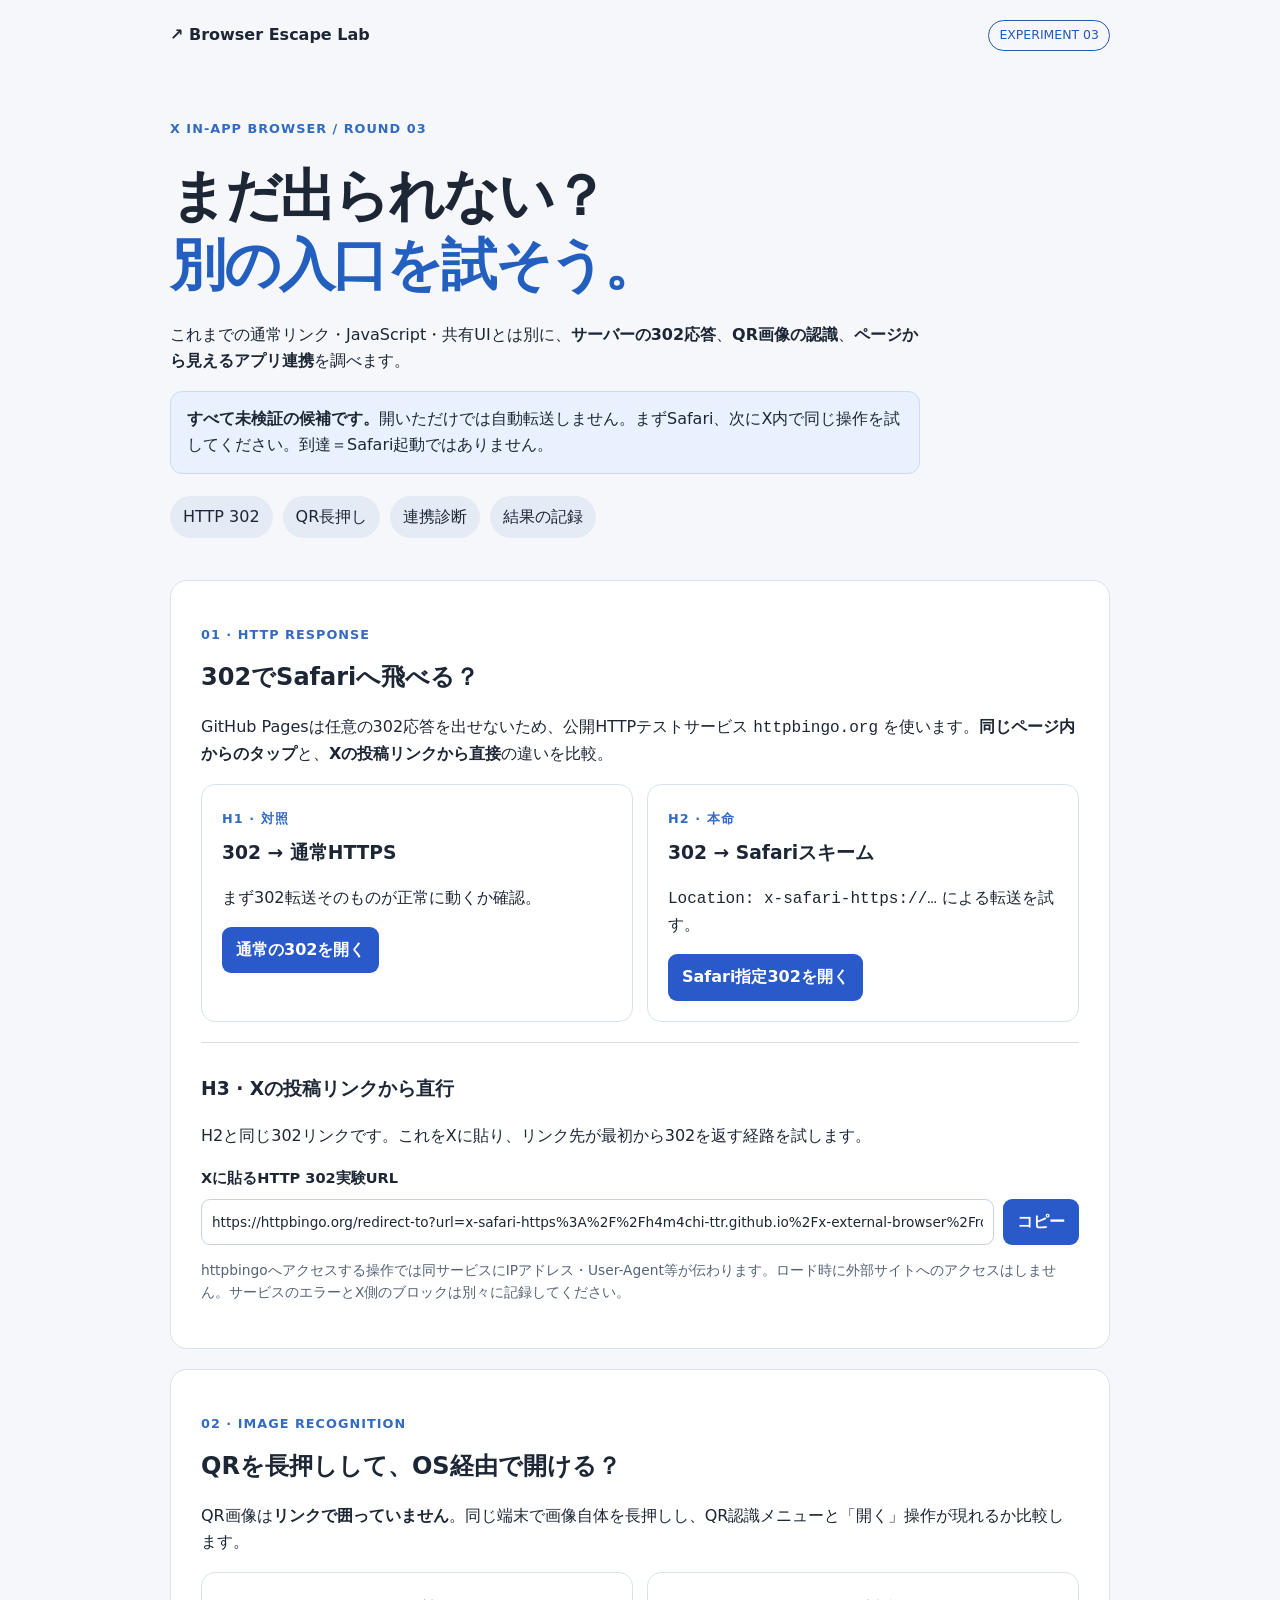
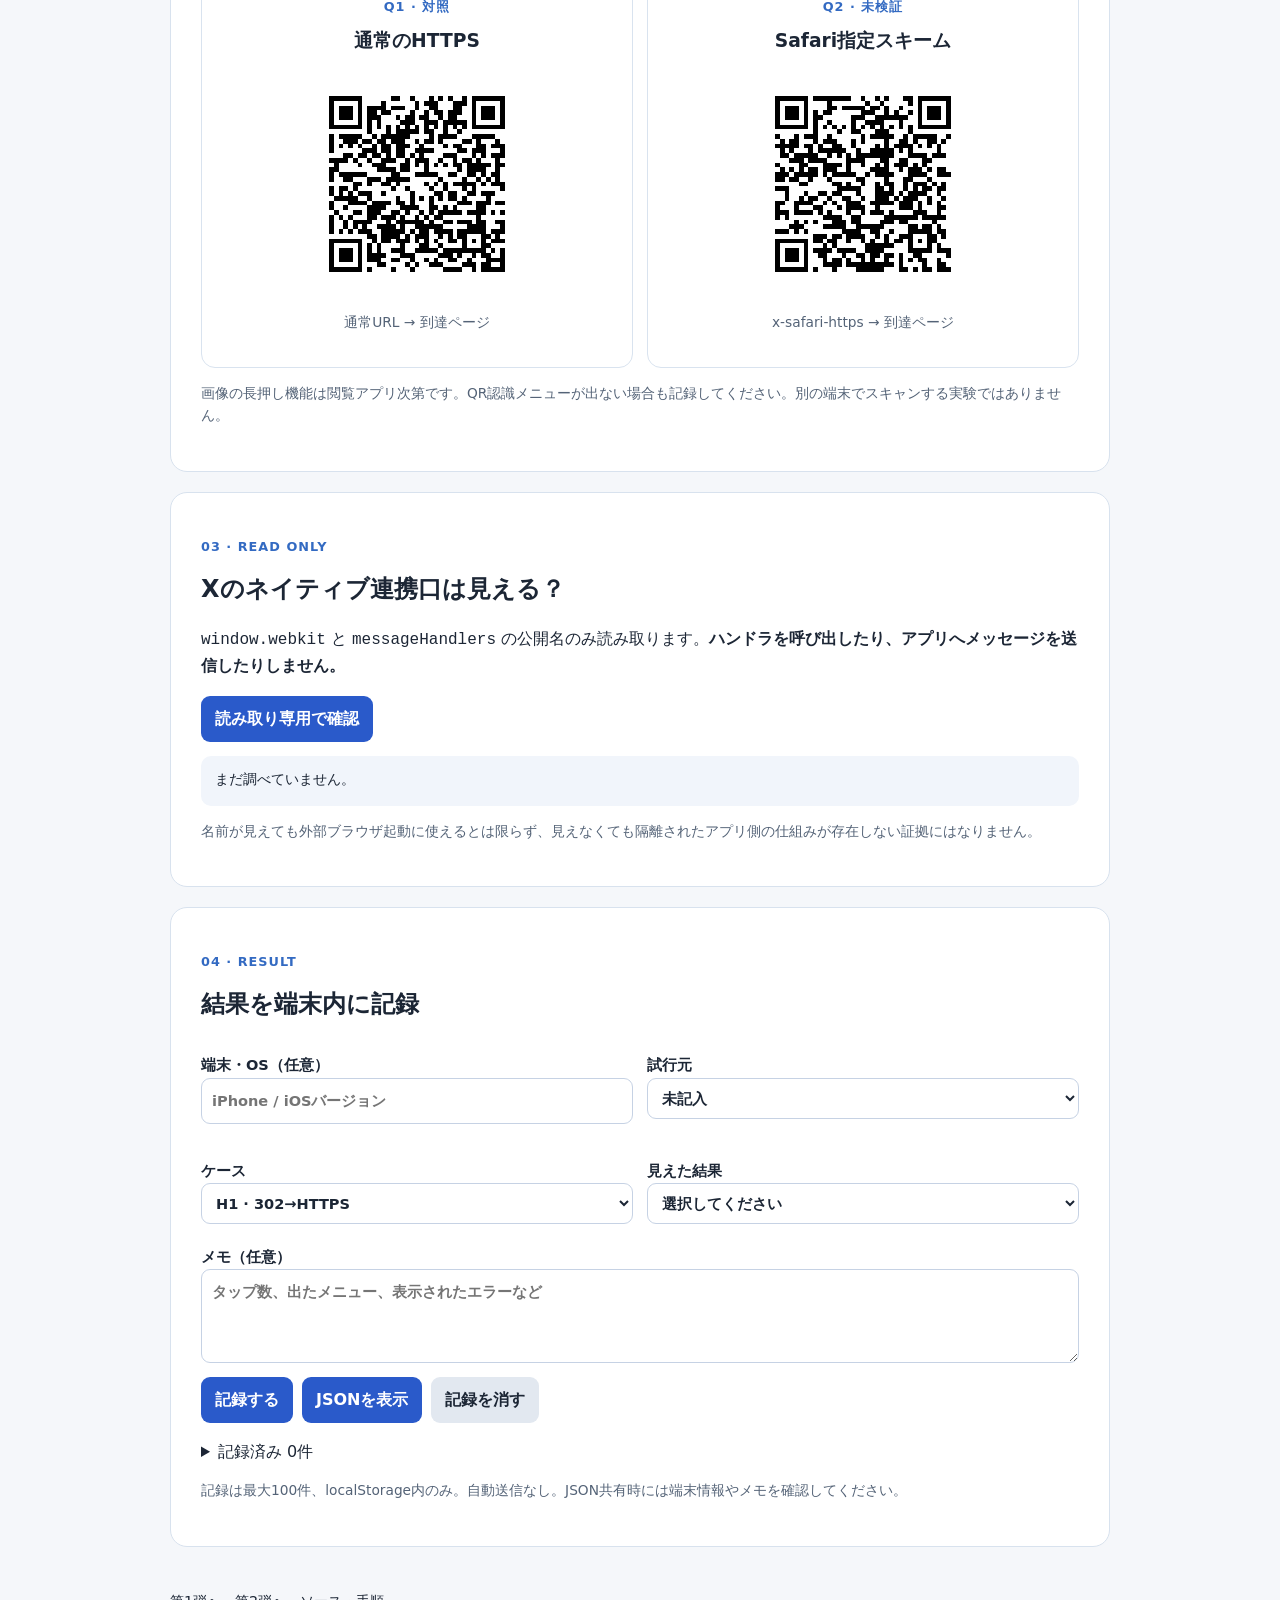
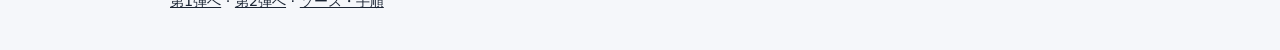
<file: round3/index.html>
<!doctype html>
<html lang="ja">
<head>
<meta charset="utf-8"><meta name="viewport" content="width=device-width, initial-scale=1, viewport-fit=cover">
<meta name="referrer" content="no-referrer"><meta name="color-scheme" content="light dark">
<meta name="description" content="Xアプリ内ブラウザからSafariへ出られるか：HTTP 302、QRの長押し、連携診断を比較">
<meta property="og:title" content="X内ブラウザ脱出実験 第3弾">
<meta name="twitter:card" content="summary">
<title>第3弾：HTTP 302・QR・連携診断｜Browser Escape Lab</title>
<link rel="stylesheet" href="./styles.css"><script src="./app.js" defer></script>
</head>
<body><header class="wrap"><a href="../">↗ Browser Escape Lab</a><span class="badge">EXPERIMENT 03</span></header>
<main class="wrap">
<section class="hero"><p class="eyebrow">X IN-APP BROWSER / ROUND 03</p>
<h1>まだ出られない？<br><span>別の入口を試そう。</span></h1>
<p>これまでの通常リンク・JavaScript・共有UIとは別に、<strong>サーバーの302応答</strong>、<strong>QR画像の認識</strong>、<strong>ページから見えるアプリ連携</strong>を調べます。</p>
<p class="notice"><strong>すべて未検証の候補です。</strong>開いただけでは自動転送しません。まずSafari、次にX内で同じ操作を試してください。到達＝Safari起動ではありません。</p>
<nav><a href="#redirect">HTTP 302</a><a href="#qr">QR長押し</a><a href="#bridge">連携診断</a><a href="#records">結果の記録</a></nav>
</section>
<section class="panel" id="redirect"><p class="eyebrow">01 · HTTP RESPONSE</p><h2>302でSafariへ飛べる？</h2>
<p>GitHub Pagesは任意の302応答を出せないため、公開HTTPテストサービス <code>httpbingo.org</code> を使います。<strong>同じページ内からのタップ</strong>と、<strong>Xの投稿リンクから直接</strong>の違いを比較。</p>
<div class="grid">
<article class="case"><small>H1 · 対照</small><h3>302 → 通常HTTPS</h3><p>まず302転送そのものが正常に動くか確認。</p><a class="btn" id="h1" href="https://httpbingo.org/redirect-to?url=https%3A%2F%2Fh4m4chi-ttr.github.io%2Fx-external-browser%2Fround3%2Flanding.html%3Fvia%3D302-https" rel="noreferrer">通常の302を開く</a></article>
<article class="case"><small>H2 · 本命</small><h3>302 → Safariスキーム</h3><p><code>Location: x-safari-https://…</code> による転送を試す。</p><a class="btn" id="h2" href="https://httpbingo.org/redirect-to?url=x-safari-https%3A%2F%2Fh4m4chi-ttr.github.io%2Fx-external-browser%2Fround3%2Flanding.html%3Fvia%3D302-safari" rel="noreferrer">Safari指定302を開く</a></article>
</div>
<div class="subcase"><h3>H3 · Xの投稿リンクから直行</h3>
<p>H2と同じ302リンクです。これをXに貼り、リンク先が最初から302を返す経路を試します。</p>
<label for="post-url">Xに貼るHTTP 302実験URL</label><div class="copy-row"><input id="post-url" readonly value="https://httpbingo.org/redirect-to?url=x-safari-https%3A%2F%2Fh4m4chi-ttr.github.io%2Fx-external-browser%2Fround3%2Flanding.html%3Fvia%3D302-safari"><button type="button" data-copy="post-url">コピー</button></div></div>
<p class="muted">httpbingoへアクセスする操作では同サービスにIPアドレス・User-Agent等が伝わります。ロード時に外部サイトへのアクセスはしません。サービスのエラーとX側のブロックは別々に記録してください。</p>
</section>
<section class="panel" id="qr"><p class="eyebrow">02 · IMAGE RECOGNITION</p><h2>QRを長押しして、OS経由で開ける？</h2>
<p>QR画像は<strong>リンクで囲っていません</strong>。同じ端末で画像自体を長押しし、QR認識メニューと「開く」操作が現れるか比較します。</p>
<div class="grid">
<article class="case qr"><small>Q1 · 対照</small><h3>通常のHTTPS</h3><img src="./qr-https.png" width="226" height="226" alt="検証ページの通常HTTPS URLを埋め込んだQRコード"><p class="muted">通常URL → 到達ページ</p></article>
<article class="case qr"><small>Q2 · 未検証</small><h3>Safari指定スキーム</h3><img src="./qr-safari.png" width="226" height="226" alt="x-safari-httpsスキームを埋め込んだQRコード"><p class="muted">x-safari-https → 到達ページ</p></article>
</div><p class="muted">画像の長押し機能は閲覧アプリ次第です。QR認識メニューが出ない場合も記録してください。別の端末でスキャンする実験ではありません。</p>
</section>
<section class="panel" id="bridge"><p class="eyebrow">03 · READ ONLY</p><h2>Xのネイティブ連携口は見える？</h2>
<p><code>window.webkit</code> と <code>messageHandlers</code> の公開名のみ読み取ります。<strong>ハンドラを呼び出したり、アプリへメッセージを送信したりしません。</strong></p>
<button type="button" id="inspect">読み取り専用で確認</button><pre id="bridge-output">まだ調べていません。</pre>
<p class="muted">名前が見えても外部ブラウザ起動に使えるとは限らず、見えなくても隔離されたアプリ側の仕組みが存在しない証拠にはなりません。</p>
</section>
<section class="panel" id="records"><p class="eyebrow">04 · RESULT</p><h2>結果を端末内に記録</h2>
<form id="form">
<div class="fields"><label>端末・OS（任意）<input name="device" maxlength="160" placeholder="iPhone / iOSバージョン"></label>
<label>試行元<select name="source"><option value="">未記入</option><option>Xアプリ内</option><option>Safari</option><option>その他</option></select></label>
<label>ケース<select name="case"><option>H1 · 302→HTTPS</option><option>H2 · 302→Safari</option><option>H3 · X投稿から302</option><option>Q1 · 通常QR</option><option>Q2 · Safari指定QR</option><option>B1 · 連携診断</option></select></label>
<label>見えた結果<select name="outcome"><option value="">選択してください</option><option>Safariが別アプリとして開いた</option><option>別のアプリが開いた</option><option>X内ブラウザのまま</option><option>メニューや確認画面だけ出た</option><option>外部サービスのエラー</option><option>無反応・遷移拒否</option><option>判定不能</option></select></label></div>
<label>メモ（任意）<textarea name="note" rows="3" maxlength="800" placeholder="タップ数、出たメニュー、表示されたエラーなど"></textarea></label>
<div class="actions"><button type="submit">記録する</button><button type="button" id="export">JSONを表示</button><button type="button" id="clear" class="secondary">記録を消す</button></div>
</form><p id="storage-warning" class="notice" hidden>保存できません。ページを閉じる前にJSONをコピーしてください。</p>
<p id="status" aria-live="polite"></p><details><summary>記録済み <span id="count">0件</span></summary><div id="history"></div></details>
<div id="export-box" hidden><label for="export-text">結果JSON（手動コピー可）</label><textarea id="export-text" rows="9" readonly></textarea><button type="button" data-copy="export-text">JSONをコピー</button></div>
<p class="muted">記録は最大100件、localStorage内のみ。自動送信なし。JSON共有時には端末情報やメモを確認してください。</p>
</section>
<footer><a href="../">第1弾へ</a> · <a href="../round2/">第2弾へ</a> · <a href="https://github.com/H4M4CHi-ttr/x-external-browser/tree/main/round3" rel="noreferrer">ソース・手順</a></footer>
</main></body></html>
</file>
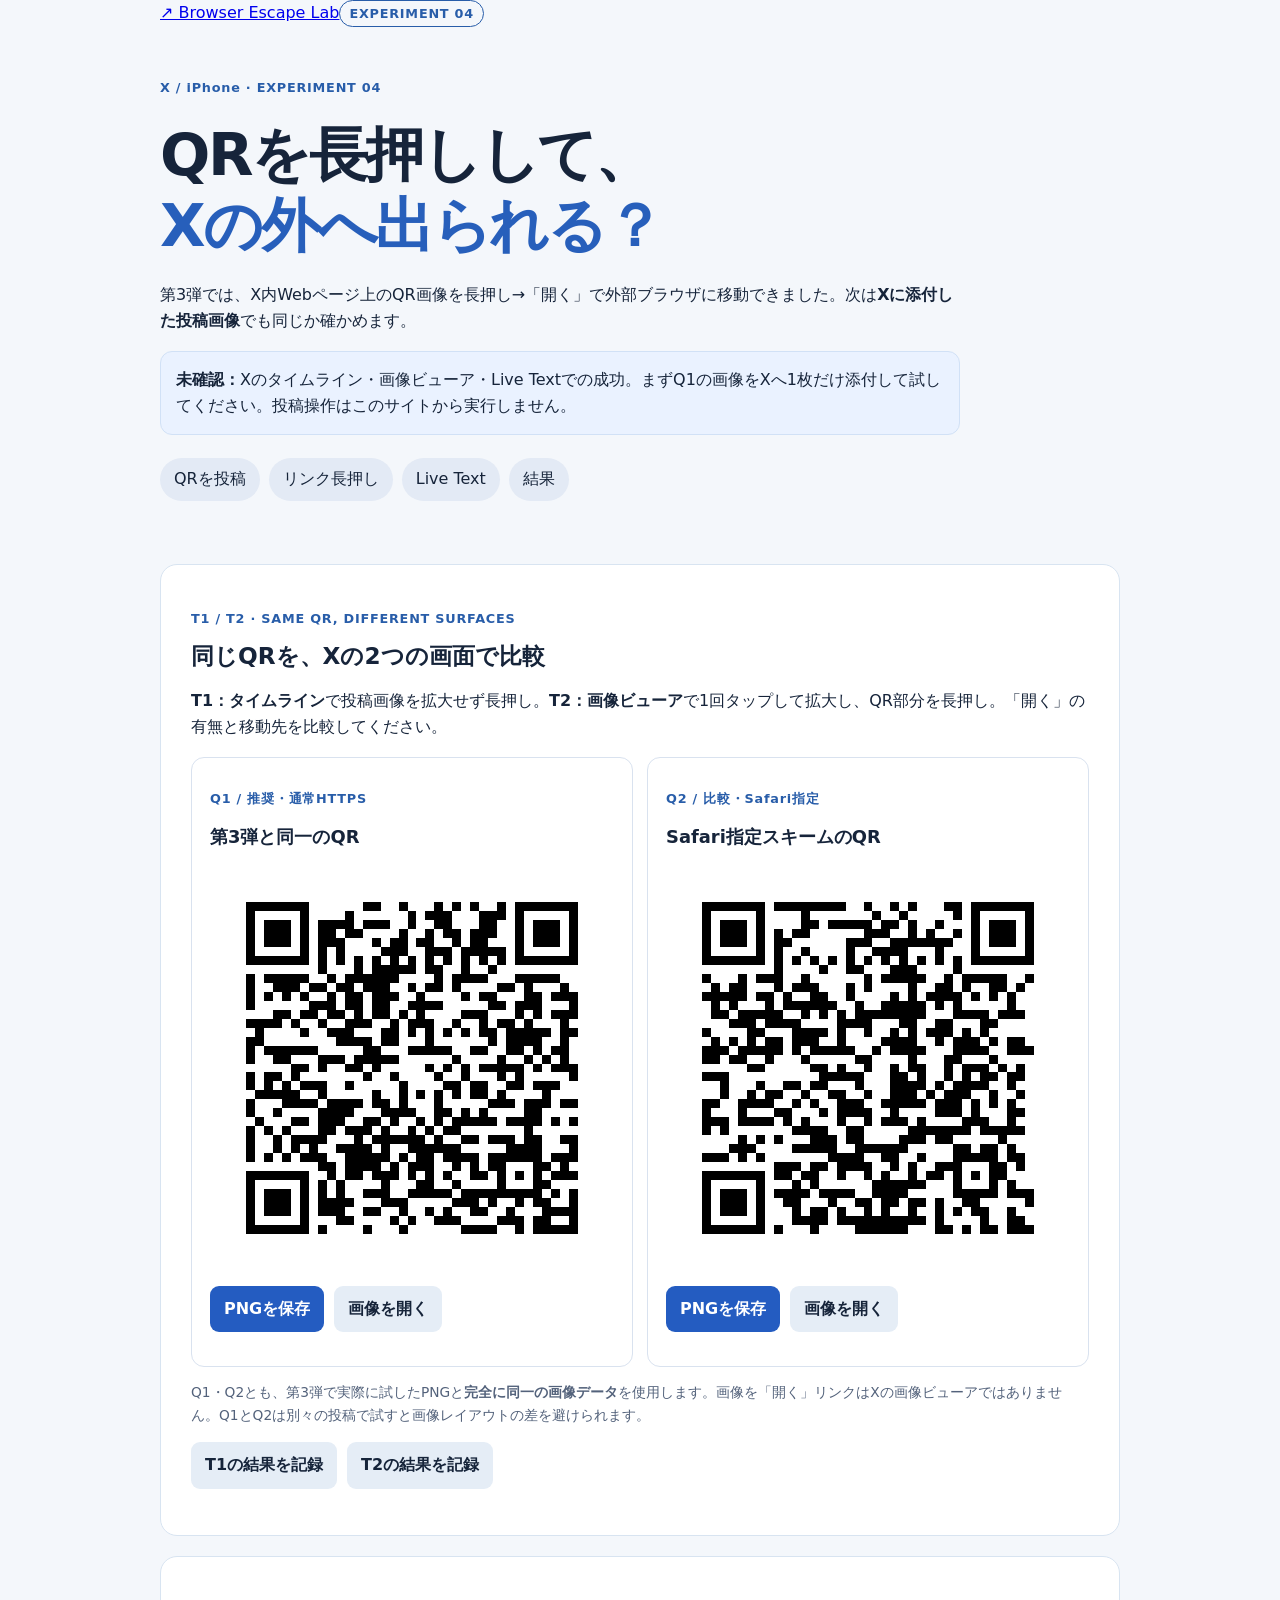
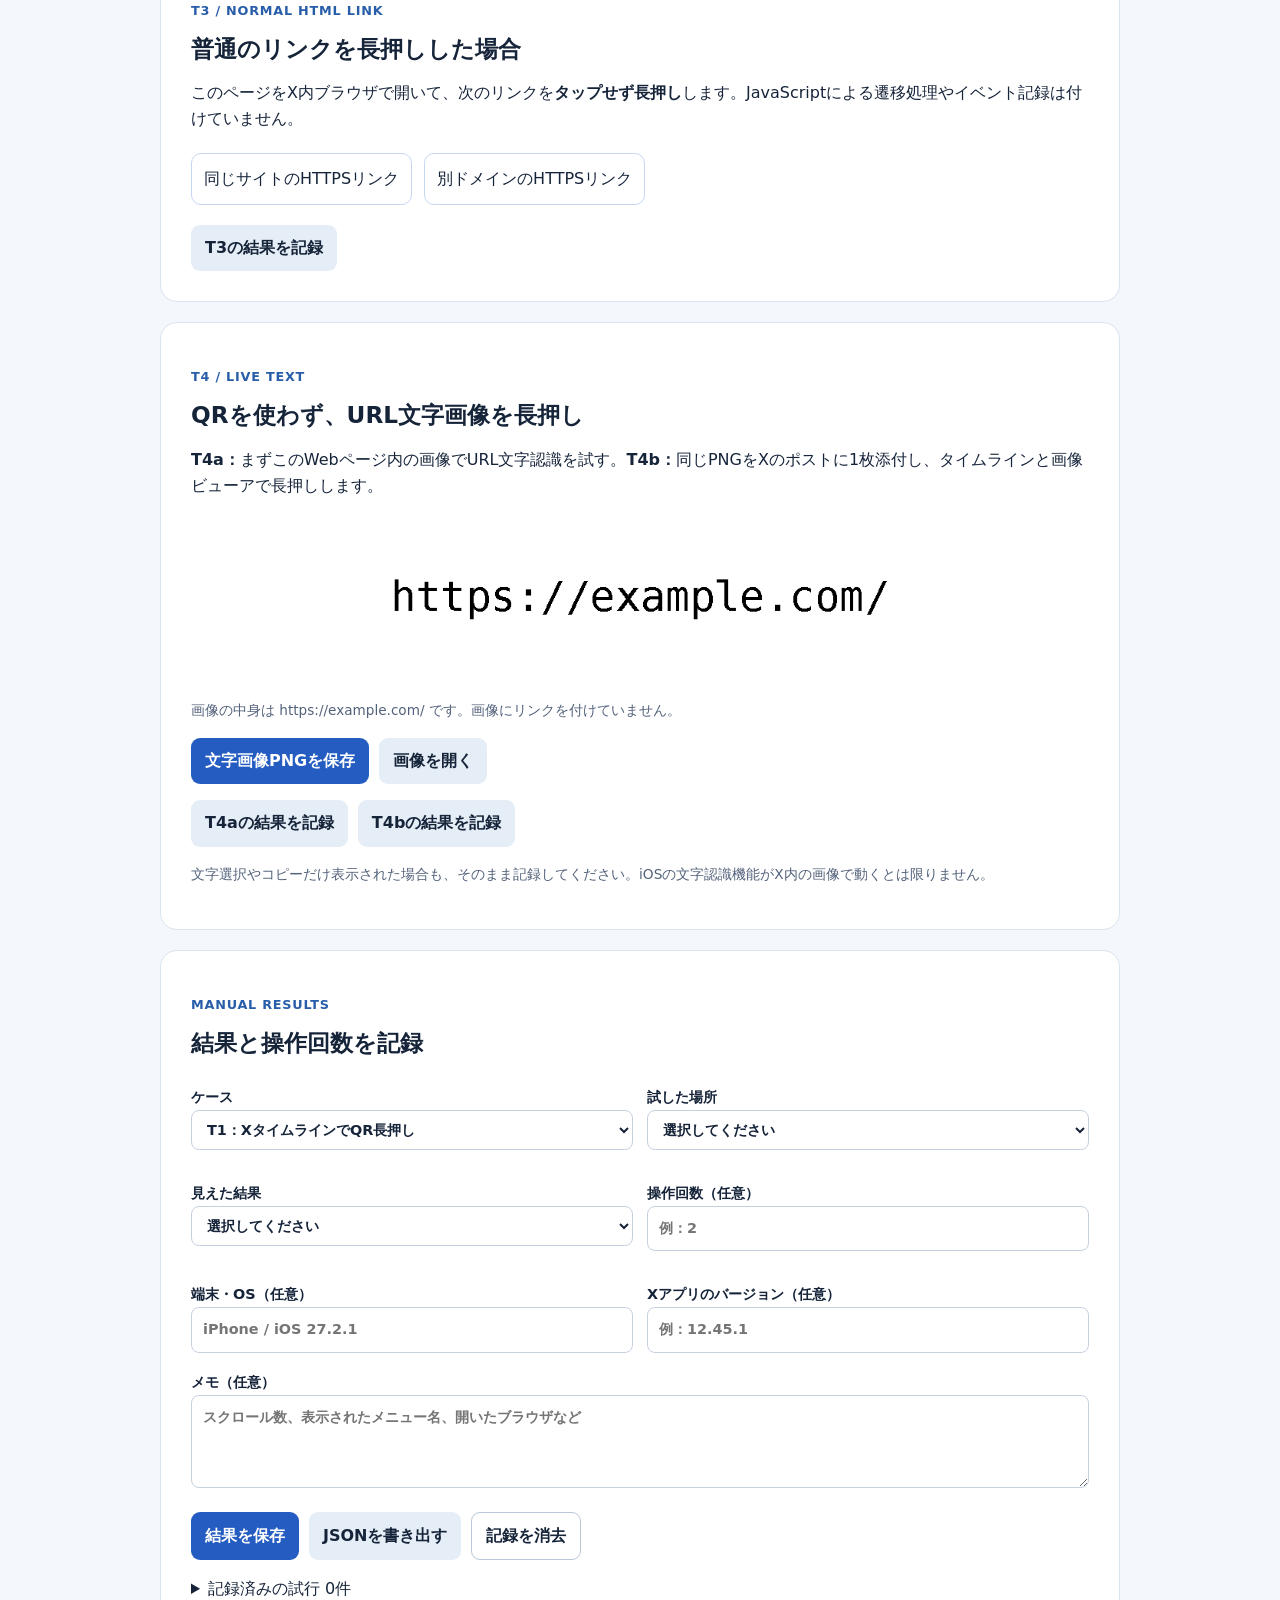
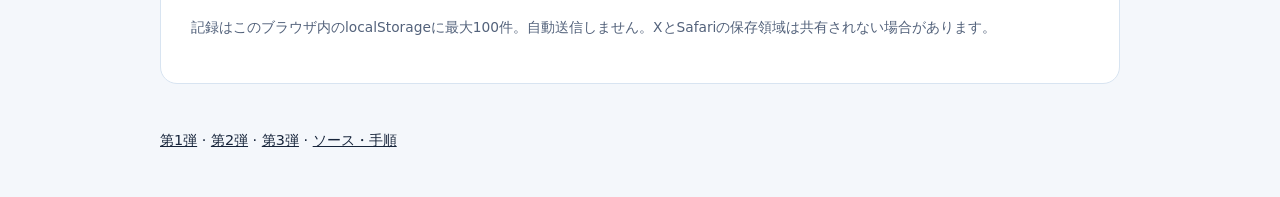
<file: round4/index.html>
<!doctype html>
<html lang="ja"><head><meta charset="utf-8"><meta name="viewport" content="width=device-width, initial-scale=1, viewport-fit=cover"><meta name="color-scheme" content="light dark"><meta name="referrer" content="no-referrer"><meta name="description" content="Xのタイムライン・画像ビューアのQRコード長押し、Live Text、HTMLリンクの比較"><meta property="og:title" content="X内ブラウザ脱出実験04：投稿QRを長押し"><meta name="twitter:card" content="summary"><title>X内ブラウザ脱出実験 第4弾 | Browser Escape Lab</title><link rel="stylesheet" href="style.css"><script src="app.js" defer></script></head>
<body><header class="wrap"><a href="../">↗ Browser Escape Lab</a><span class="badge">EXPERIMENT 04</span></header><main class="wrap">
<section class="hero"><p class="eyebrow">X / iPhone · EXPERIMENT 04</p><h1>QRを長押しして、<br><em>Xの外へ出られる？</em></h1><p>第3弾では、X内Webページ上のQR画像を長押し→「開く」で外部ブラウザに移動できました。次は<strong>Xに添付した投稿画像</strong>でも同じか確かめます。</p><p class="notice"><strong>未確認：</strong>Xのタイムライン・画像ビューア・Live Textでの成功。まずQ1の画像をXへ1枚だけ添付して試してください。投稿操作はこのサイトから実行しません。</p><nav><a href="#qr">QRを投稿</a><a href="#anchor">リンク長押し</a><a href="#text">Live Text</a><a href="#record">結果</a></nav></section>
<section class="panel" id="qr"><p class="eyebrow">T1 / T2 · SAME QR, DIFFERENT SURFACES</p><h2>同じQRを、Xの2つの画面で比較</h2><p><strong>T1：タイムライン</strong>で投稿画像を拡大せず長押し。<strong>T2：画像ビューア</strong>で1回タップして拡大し、QR部分を長押し。「開く」の有無と移動先を比較してください。</p>
<div class="grid"><article class="case"><p class="eyebrow">Q1 / 推奨・通常HTTPS</p><h3>第3弾と同一のQR</h3><img src="media/qr-https.png" width="450" height="450" alt="第3弾と同じ通常HTTPSのQR画像" loading="eager"><div class="actions"><a class="button" href="media/qr-https.png" download="qr-https.png">PNGを保存</a><a class="secondary" href="media/qr-https.png">画像を開く</a></div></article><article class="case"><p class="eyebrow">Q2 / 比較・Safari指定</p><h3>Safari指定スキームのQR</h3><img src="media/qr-safari.png" width="450" height="450" alt="第3弾と同じSafariスキームのQR画像" loading="lazy"><div class="actions"><a class="button" href="media/qr-safari.png" download="qr-safari.png">PNGを保存</a><a class="secondary" href="media/qr-safari.png">画像を開く</a></div></article></div>
<p class="muted">Q1・Q2とも、第3弾で実際に試したPNGと<strong>完全に同一の画像データ</strong>を使用します。画像を「開く」リンクはXの画像ビューアではありません。Q1とQ2は別々の投稿で試すと画像レイアウトの差を避けられます。</p><div class="actions"><button class="secondary" type="button" data-case="qr-timeline">T1の結果を記録</button><button class="secondary" type="button" data-case="qr-viewer">T2の結果を記録</button></div></section>
<section class="panel" id="anchor"><p class="eyebrow">T3 / NORMAL HTML LINK</p><h2>普通のリンクを長押しした場合</h2><p>このページをX内ブラウザで開いて、次のリンクを<strong>タップせず長押し</strong>します。JavaScriptによる遷移処理やイベント記録は付けていません。</p><div class="links"><a id="plain-href" href="../round3/landing.html">同じサイトのHTTPSリンク</a><a href="https://example.com/" rel="noreferrer">別ドメインのHTTPSリンク</a></div><button type="button" class="secondary" data-case="link-longpress">T3の結果を記録</button></section>
<section class="panel" id="text"><p class="eyebrow">T4 / LIVE TEXT</p><h2>QRを使わず、URL文字画像を長押し</h2><p><strong>T4a：</strong>まずこのWebページ内の画像でURL文字認識を試す。<strong>T4b：</strong>同じPNGをXのポストに1枚添付し、タイムラインと画像ビューアで長押しします。</p>
<figure><img class="live" src="media/live-text-minimal.png" width="900" height="240" alt="https://example.com/ と大きく書かれたLive Text認識用PNG" loading="lazy"><figcaption>画像の中身は https://example.com/ です。画像にリンクを付けていません。</figcaption></figure><div class="actions"><a class="button" href="media/live-text-minimal.png" download="live-text-minimal.png">文字画像PNGを保存</a><a class="secondary" href="media/live-text-minimal.png">画像を開く</a></div><div class="actions"><button type="button" class="secondary" data-case="livetext-web">T4aの結果を記録</button><button type="button" class="secondary" data-case="livetext-post">T4bの結果を記録</button></div><p class="muted">文字選択やコピーだけ表示された場合も、そのまま記録してください。iOSの文字認識機能がX内の画像で動くとは限りません。</p></section>
<section class="panel" id="record"><p class="eyebrow">MANUAL RESULTS</p><h2>結果と操作回数を記録</h2>
<form id="form"><div class="fields"><label>ケース<select id="case" name="case" required>
<option value="qr-timeline">T1：XタイムラインでQR長押し</option><option value="qr-viewer">T2：X画像ビューアでQR長押し</option><option value="link-longpress">T3：HTMLリンク長押し</option><option value="livetext-web">T4a：Webページの文字画像</option><option value="livetext-post">T4b：X投稿の文字画像</option><option value="manual">比較：X標準メニューから開く</option></select></label>
<label>試した場所<select id="surface" name="surface" required><option value="">選択してください</option><option>Xタイムライン</option><option>X画像ビューア</option><option>X内ブラウザ</option><option>Safari本体</option><option>写真アプリ</option><option>その他</option></select></label>
<label>見えた結果<select id="outcome" name="outcome" required><option value="">選択してください</option><option value="external">外部ブラウザが独立アプリで開いた</option><option value="inapp">X内ブラウザのまま</option><option value="menu">メニューだけ表示</option><option value="viewer">画像ビューアだけ表示</option><option value="copy">文字認識・コピーだけ</option><option value="blocked">反応なし・失敗</option><option value="unknown">判定できない</option></select></label>
<label>操作回数（任意）<input type="number" id="steps" name="steps" min="0" max="30" inputmode="numeric" placeholder="例：2"></label><label>端末・OS（任意）<input name="device" maxlength="120" placeholder="iPhone / iOS 27.2.1"></label><label>Xアプリのバージョン（任意）<input name="xVersion" maxlength="80" placeholder="例：12.45.1"></label></div>
<label>メモ（任意）<textarea name="note" maxlength="800" rows="3" placeholder="スクロール数、表示されたメニュー名、開いたブラウザなど"></textarea></label><div class="actions"><button type="submit">結果を保存</button><button class="secondary" type="button" id="export">JSONを書き出す</button><button class="subtle" type="button" id="clear">記録を消去</button></div></form>
<p id="storage-warning" class="notice" hidden>ブラウザ内の保存が利用できません。離れる前にJSONをコピーしてください。</p><p id="status" role="status" aria-live="polite"></p><details><summary>記録済みの試行 <span id="count">0件</span></summary><div id="history"></div></details><section id="export-box" hidden><label for="json">結果JSON（端末情報に注意）</label><textarea id="json" readonly rows="8"></textarea><button class="secondary" type="button" id="copy-json">JSONをコピー</button></section><p class="muted">記録はこのブラウザ内のlocalStorageに最大100件。自動送信しません。XとSafariの保存領域は共有されない場合があります。</p></section>
<footer><a href="../">第1弾</a> · <a href="../round2/">第2弾</a> · <a href="../round3/">第3弾</a> · <a href="https://github.com/H4M4CHi-ttr/x-external-browser/tree/main/round4" rel="noreferrer">ソース・手順</a></footer></main></body></html>
</file>
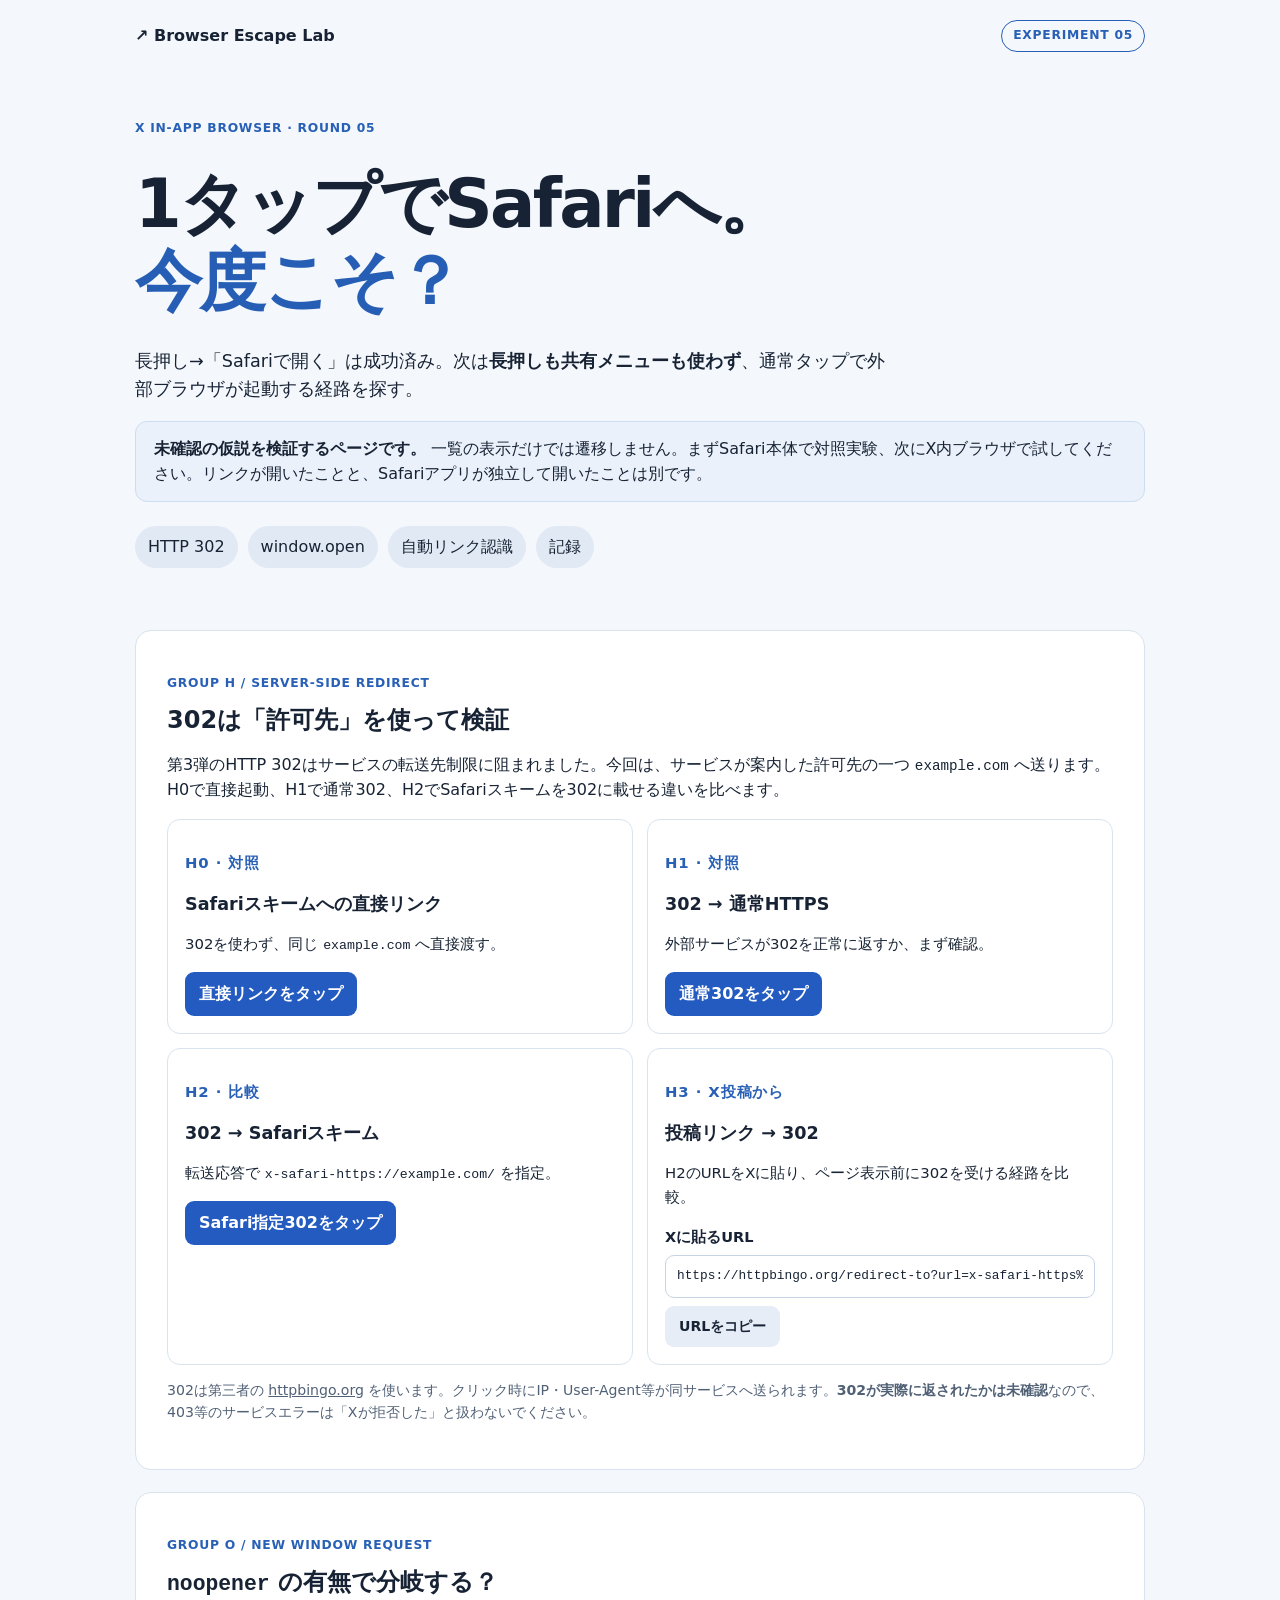
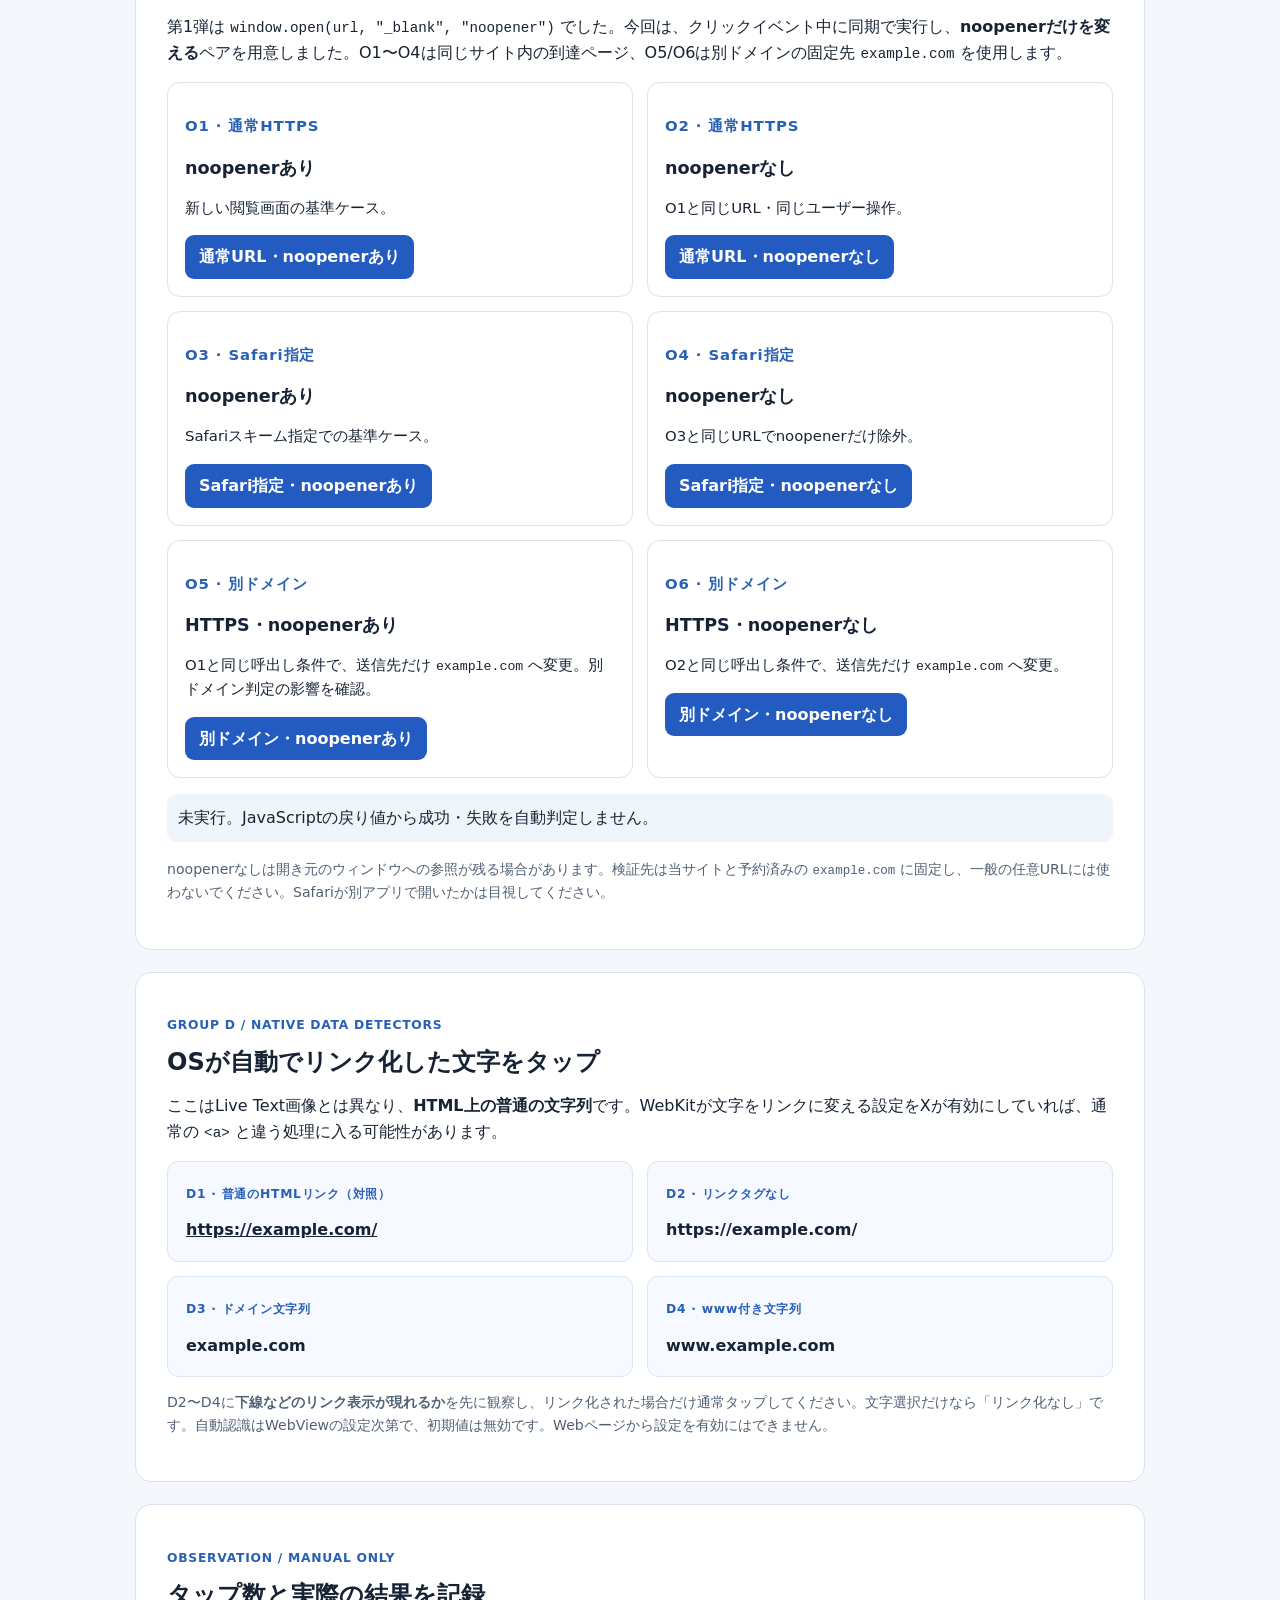
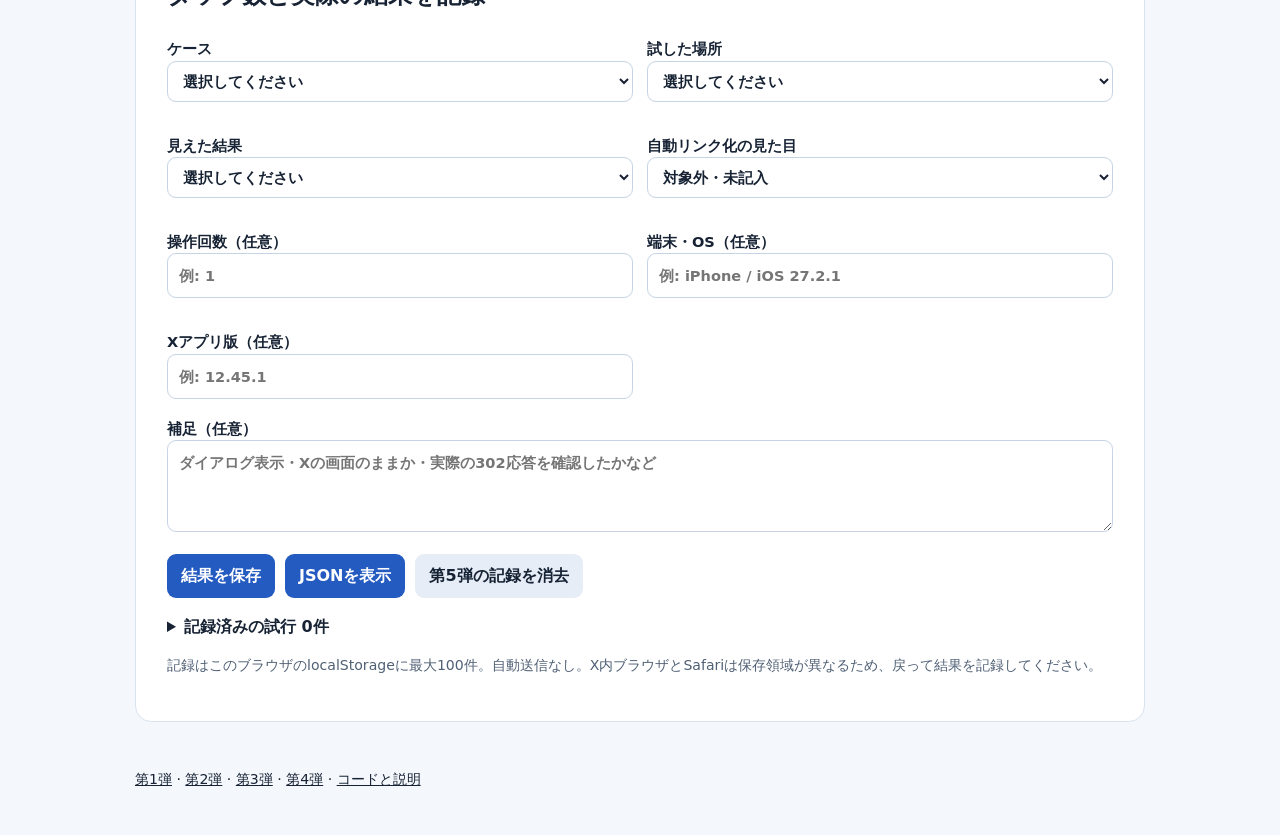
<file: round5/index.html>
<!doctype html>
<html lang="ja">
<head>
<meta charset="utf-8">
<meta name="viewport" content="width=device-width,initial-scale=1,viewport-fit=cover">
<meta name="referrer" content="no-referrer">
<meta name="color-scheme" content="light dark">
<meta name="description" content="X内蔵ブラウザからSafariへワンタップで開けるか。302・window.open・OS自動リンク認識を対照実験。">
<meta property="og:title" content="第5弾：ワンタップでSafariへ出られる？ | Browser Escape Lab">
<meta property="og:description" content="302・noopener有無・自動リンク認識を比較。実機での成功を保証しません。">
<meta name="twitter:card" content="summary">
<title>第5弾：ワンタップでSafariへ？ | Browser Escape Lab</title>
<link rel="stylesheet" href="./styles.css">
<script src="./app.js" defer></script>
</head>
<body>
<header class="wrap site-header">
<a class="brand" href="../">↗ Browser Escape Lab</a><span class="pill">EXPERIMENT 05</span>
</header>
<main class="wrap">
<section class="hero">
<p class="eyebrow">X IN-APP BROWSER · ROUND 05</p>
<h1>1タップでSafariへ。<br><span>今度こそ？</span></h1>
<p class="lead">長押し→「Safariで開く」は成功済み。次は<strong>長押しも共有メニューも使わず</strong>、通常タップで外部ブラウザが起動する経路を探す。</p>
<p class="notice"><strong>未確認の仮説を検証するページです。</strong> 一覧の表示だけでは遷移しません。まずSafari本体で対照実験、次にX内ブラウザで試してください。リンクが開いたことと、Safariアプリが独立して開いたことは別です。</p>
<nav aria-label="実験カテゴリ"><a href="#h">HTTP 302</a><a href="#o">window.open</a><a href="#d">自動リンク認識</a><a href="#records">記録</a></nav>
</section>

<section class="panel" id="h">
<p class="eyebrow">GROUP H / SERVER-SIDE REDIRECT</p><h2>302は「許可先」を使って検証</h2>
<p>第3弾のHTTP 302はサービスの転送先制限に阻まれました。今回は、サービスが案内した許可先の一つ <code>example.com</code> へ送ります。H0で直接起動、H1で通常302、H2でSafariスキームを302に載せる違いを比べます。</p>
<div class="cards">
<article class="case"><p class="case-id">H0 · 対照</p><h3>Safariスキームへの直接リンク</h3><p>302を使わず、同じ <code>example.com</code> へ直接渡す。</p><a class="test-link" id="h0" href="x-safari-https://example.com/">直接リンクをタップ</a></article>
<article class="case"><p class="case-id">H1 · 対照</p><h3>302 → 通常HTTPS</h3><p>外部サービスが302を正常に返すか、まず確認。</p><a class="test-link" id="h1" href="https://httpbingo.org/redirect-to?url=https%3A%2F%2Fexample.com%2F">通常302をタップ</a></article>
<article class="case"><p class="case-id">H2 · 比較</p><h3>302 → Safariスキーム</h3><p>転送応答で <code>x-safari-https://example.com/</code> を指定。</p><a class="test-link" id="h2" href="https://httpbingo.org/redirect-to?url=x-safari-https%3A%2F%2Fexample.com%2F">Safari指定302をタップ</a></article>
<article class="case"><p class="case-id">H3 · X投稿から</p><h3>投稿リンク → 302</h3><p>H2のURLをXに貼り、ページ表示前に302を受ける経路を比較。</p><label for="direct-302">Xに貼るURL</label><input id="direct-302" readonly value="https://httpbingo.org/redirect-to?url=x-safari-https%3A%2F%2Fexample.com%2F"><button type="button" id="copy-direct" class="subtle">URLをコピー</button></article>
</div>
<p class="muted">302は第三者の <a href="https://httpbingo.org/" rel="noreferrer">httpbingo.org</a> を使います。クリック時にIP・User-Agent等が同サービスへ送られます。<strong>302が実際に返されたかは未確認</strong>なので、403等のサービスエラーは「Xが拒否した」と扱わないでください。</p>
</section>

<section class="panel" id="o">
<p class="eyebrow">GROUP O / NEW WINDOW REQUEST</p><h2><code>noopener</code> の有無で分岐する？</h2>
<p>第1弾は <code>window.open(url, "_blank", "noopener")</code> でした。今回は、クリックイベント中に同期で実行し、<strong>noopenerだけを変える</strong>ペアを用意しました。O1〜O4は同じサイト内の到達ページ、O5/O6は別ドメインの固定先 <code>example.com</code> を使用します。</p>
<div class="cards">
<article class="case"><p class="case-id">O1 · 通常HTTPS</p><h3>noopenerあり</h3><p>新しい閲覧画面の基準ケース。</p><button type="button" data-open="o1">通常URL・noopenerあり</button></article>
<article class="case"><p class="case-id">O2 · 通常HTTPS</p><h3>noopenerなし</h3><p>O1と同じURL・同じユーザー操作。</p><button type="button" data-open="o2">通常URL・noopenerなし</button></article>
<article class="case"><p class="case-id">O3 · Safari指定</p><h3>noopenerあり</h3><p>Safariスキーム指定での基準ケース。</p><button type="button" data-open="o3">Safari指定・noopenerあり</button></article>
<article class="case"><p class="case-id">O4 · Safari指定</p><h3>noopenerなし</h3><p>O3と同じURLでnoopenerだけ除外。</p><button type="button" data-open="o4">Safari指定・noopenerなし</button></article>
<article class="case"><p class="case-id">O5 · 別ドメイン</p><h3>HTTPS・noopenerあり</h3><p>O1と同じ呼出し条件で、送信先だけ <code>example.com</code> へ変更。別ドメイン判定の影響を確認。</p><button type="button" data-open="o5">別ドメイン・noopenerあり</button></article>
<article class="case"><p class="case-id">O6 · 別ドメイン</p><h3>HTTPS・noopenerなし</h3><p>O2と同じ呼出し条件で、送信先だけ <code>example.com</code> へ変更。</p><button type="button" data-open="o6">別ドメイン・noopenerなし</button></article>
</div>
<p id="open-status" class="inline-status" role="status" aria-live="polite">未実行。JavaScriptの戻り値から成功・失敗を自動判定しません。</p>
<p class="muted">noopenerなしは開き元のウィンドウへの参照が残る場合があります。検証先は当サイトと予約済みの <code>example.com</code> に固定し、一般の任意URLには使わないでください。Safariが別アプリで開いたかは目視してください。</p>
</section>

<section class="panel" id="d">
<p class="eyebrow">GROUP D / NATIVE DATA DETECTORS</p><h2>OSが自動でリンク化した文字をタップ</h2>
<p>ここはLive Text画像とは異なり、<strong>HTML上の普通の文字列</strong>です。WebKitが文字をリンクに変える設定をXが有効にしていれば、通常の <code>&lt;a&gt;</code> と違う処理に入る可能性があります。</p>
<div class="detectors">
<div class="detector"><span class="case-id">D1 · 普通のHTMLリンク（対照）</span><a href="https://example.com/" id="d1">https://example.com/</a></div>
<div class="detector"><span class="case-id">D2 · リンクタグなし</span><p id="d2">https://example.com/</p></div>
<div class="detector"><span class="case-id">D3 · ドメイン文字列</span><p id="d3">example.com</p></div>
<div class="detector"><span class="case-id">D4 · www付き文字列</span><p id="d4">www.example.com</p></div>
</div>
<p class="muted">D2〜D4に<strong>下線などのリンク表示が現れるか</strong>を先に観察し、リンク化された場合だけ通常タップしてください。文字選択だけなら「リンク化なし」です。自動認識はWebViewの設定次第で、初期値は無効です。Webページから設定を有効にはできません。</p>
</section>

<section class="panel" id="records">
<p class="eyebrow">OBSERVATION / MANUAL ONLY</p><h2>タップ数と実際の結果を記録</h2>
<form id="result-form">
<div class="fields">
<label>ケース<select id="case" name="case" required><option value="">選択してください</option>
<option value="h0">H0 直接Safari指定</option><option value="h1">H1 302→HTTPS</option><option value="h2">H2 302→Safari指定</option><option value="h3">H3 X投稿から302</option>
<option value="o1">O1 通常URL noopenerあり</option><option value="o2">O2 通常URL noopenerなし</option><option value="o3">O3 Safari指定 noopenerあり</option><option value="o4">O4 Safari指定 noopenerなし</option>
<option value="o5">O5 別ドメイン HTTPS noopenerあり</option><option value="o6">O6 別ドメイン HTTPS noopenerなし</option>
<option value="d1">D1 HTMLリンク</option><option value="d2">D2 URL文字列</option><option value="d3">D3 ドメイン文字列</option><option value="d4">D4 www文字列</option></select></label>
<label>試した場所<select id="source" name="source" required><option value="">選択してください</option><option value="x">X内ブラウザ</option><option value="xpost">X投稿のリンク</option><option value="safari">Safari本体</option><option value="other">その他</option></select></label>
<label>見えた結果<select id="outcome" name="outcome" required><option value="">選択してください</option>
<option value="safari">Safariが別アプリで開いた</option><option value="otherbrowser">別の外部ブラウザで開いた</option><option value="inapp">X内で開いた／移動した</option><option value="newview">X内の別の画面・タブが開いた</option><option value="menu">確認メニューだけ出た</option><option value="service">302サービスのエラー・拒否</option><option value="blocked">無反応・遷移拒否</option><option value="unknown">判定できない</option>
</select></label>
<label>自動リンク化の見た目<select id="detected" name="detected"><option value="">対象外・未記入</option><option value="yes">自動リンク化したように見える</option><option value="no">リンク化していない</option><option value="unknown">判断できない</option></select></label>
<label>操作回数（任意）<input id="steps" name="steps" inputmode="numeric" type="number" min="0" max="30" placeholder="例: 1"></label>
<label>端末・OS（任意）<input id="device" name="device" maxlength="160" placeholder="例: iPhone / iOS 27.2.1"></label>
<label>Xアプリ版（任意）<input id="xVersion" name="xVersion" maxlength="100" placeholder="例: 12.45.1"></label>
</div>
<label>補足（任意）<textarea id="note" name="note" maxlength="800" rows="3" placeholder="ダイアログ表示・Xの画面のままか・実際の302応答を確認したかなど"></textarea></label>
<div class="actions"><button type="submit">結果を保存</button><button type="button" id="export">JSONを表示</button><button type="button" class="secondary" id="clear">第5弾の記録を消去</button></div>
</form>
<p id="storage-warning" class="notice" hidden>保存できない環境です。ページを閉じる前にJSONをコピーしてください。</p>
<p id="status" role="status" aria-live="polite"></p>
<details><summary>記録済みの試行 <span id="count">0件</span></summary><div id="history"></div></details>
<section id="export-box" hidden><label for="json">結果JSON（端末情報・メモを含みます）</label><textarea id="json" rows="10" readonly></textarea><button id="copy-json" type="button">JSONをコピー</button></section>
<p class="muted">記録はこのブラウザのlocalStorageに最大100件。自動送信なし。X内ブラウザとSafariは保存領域が異なるため、戻って結果を記録してください。</p>
</section>
<footer><a href="../">第1弾</a> · <a href="../round2/">第2弾</a> · <a href="../round3/">第3弾</a> · <a href="../round4/">第4弾</a> · <a href="https://github.com/H4M4CHi-ttr/x-external-browser/tree/main/round5" rel="noreferrer">コードと説明</a></footer>
</main></body></html>
</file>
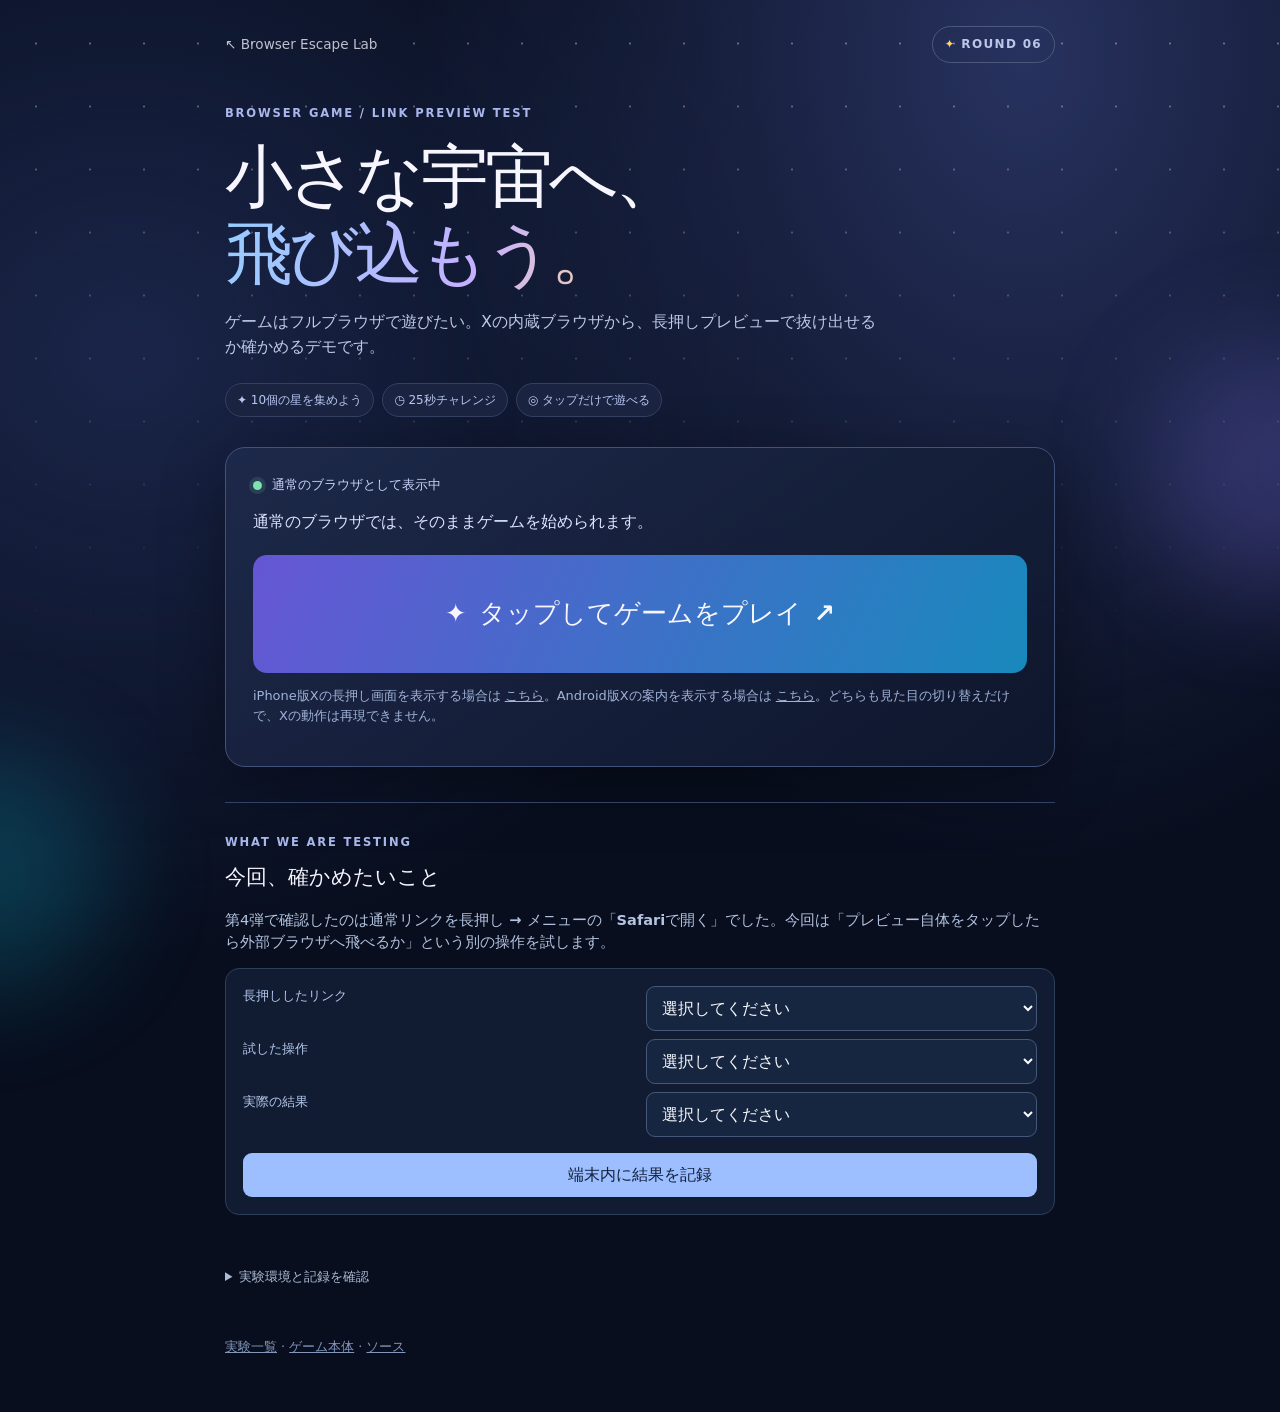
<file: round6/index.html>
<!doctype html>
<html lang="ja">
<head>
  <meta charset="utf-8">
  <meta name="viewport" content="width=device-width,initial-scale=1,viewport-fit=cover">
  <meta name="color-scheme" content="dark light">
  <meta name="referrer" content="no-referrer">
  <meta name="description" content="X内蔵ブラウザを検出して長押しプレビューからゲームをSafariで開く実験。">
  <meta property="og:title" content="STAR CATCHER｜Xの外でゲームしよう">
  <meta property="og:description" content="大きなゲームリンクを長押し、プレビューをタップ。Safariで開ける？">
  <meta property="og:type" content="website">
  <meta name="twitter:card" content="summary">
  <title>第6弾｜STAR CATCHER — Safariでプレイ実験</title>
  <link rel="stylesheet" href="./styles.css?v=gesture-p0-p10">
  <script src="./gate.js" defer></script>
</head>
<body class="gate-page">
  <div class="ambient ambient-a" aria-hidden="true"></div>
  <div class="ambient ambient-b" aria-hidden="true"></div>
  <header class="site-top wrap">
    <a class="back" href="../">↖ Browser Escape Lab</a>
    <span class="header-pill"><span aria-hidden="true">✦</span> ROUND 06</span>
  </header>
  <main class="wrap">
    <section class="intro" aria-labelledby="headline">
      <p class="eyebrow">BROWSER GAME / LINK PREVIEW TEST</p>
      <h1 id="headline">小さな宇宙へ、<br><span>飛び込もう。</span></h1>
      <p class="intro-copy">ゲームはフルブラウザで遊びたい。Xの内蔵ブラウザから、長押しプレビューで抜け出せるか確かめるデモです。</p>
      <div class="mini-chips" aria-label="ゲームの特徴"><span>✦ 10個の星を集めよう</span><span>◷ 25秒チャレンジ</span><span>◎ タップだけで遊べる</span></div>
    </section>

    <section id="x-ui" class="mode-card x-mode" hidden aria-labelledby="x-mode-title">
      <div class="detected"><span class="indicator"></span><span id="x-mode-title">Xアプリ内ブラウザと思われる環境です</span></div>
      <p class="mode-description">下の大きな<strong>文字リンクを長押し</strong>してください。プレビューが現れたら、<strong>プレビューをタップ</strong>してみてください。</p>
      <a id="game-preview-link" class="launch-simple" href="https://h4m4chi-ttr.github.io/x-external-browser/round6/play.html">長押しでゲームプレイ</a>
      <p class="mini-note">大きいリンクで長押しメニューが出ない場合は、下の文字リンクで比較してください。<strong>どちらも同じゲームに移動します。</strong></p>
      <div class="plain-probes" aria-label="長押しメニューの比較リンク">
        <a id="game-absolute-link" href="https://h4m4chi-ttr.github.io/x-external-browser/round6/play.html">ゲームを開く（通常テキスト・絶対URL）</a>
        <a id="game-relative-link" href="./play.html">ゲームを開く（通常テキスト・相対URL）</a>
      </div>
      <details class="gesture-lab" open>
        <summary>長押し条件の比較（11ケース）</summary>
        <p>すべて<strong>同じゲームURL</strong>を開く通常のHTMLリンクです。指を動かさず長押しし、<strong>「Safariで開く」／プレビュー／白いドラッグ表示／無反応</strong>のどれになるか比較します。リンクへのJavaScriptイベントは設定していません。</p>
        <h4 class="gesture-section-title">A. ドラッグ禁止の方法を比較</h4><div class="gesture-grid">
<article class="gesture-case" id="case-p0"><h5>P0｜基準（追加指定なし）</h5><a id="probe-p0" data-probe="p0" class="probe-link" href="https://h4m4chi-ttr.github.io/x-external-browser/round6/play.html">ゲームを開く</a><p>他のケースとの比較基準</p></article>
<article class="gesture-case" id="case-p1"><h5>P1｜HTMLのドラッグ禁止</h5><a id="probe-p1" data-probe="p1" class="probe-link" href="https://h4m4chi-ttr.github.io/x-external-browser/round6/play.html" draggable="false">ゲームを開く</a><p>draggable=false だけ追加</p></article>
<article class="gesture-case" id="case-p2"><h5>P2｜CSSのドラッグ禁止</h5><a id="probe-p2" data-probe="p2" class="probe-link probe-nodrag" href="https://h4m4chi-ttr.github.io/x-external-browser/round6/play.html">ゲームを開く</a><p>-webkit-user-drag:none だけ追加</p></article>
<article class="gesture-case" id="case-p3"><h5>P3｜HTML＋CSSドラッグ禁止</h5><a id="probe-p3" data-probe="p3" class="probe-link probe-nodrag" href="https://h4m4chi-ttr.github.io/x-external-browser/round6/play.html" draggable="false">ゲームを開く</a><p>P1とP2の両方</p></article>
<article class="gesture-case" id="case-p10"><h5>P10｜明示的にドラッグ可能</h5><a id="probe-p10" data-probe="p10" class="probe-link" href="https://h4m4chi-ttr.github.io/x-external-browser/round6/play.html" draggable="true">ゲームを開く</a><p>ドラッグ表示の負の対照</p></article>
</div>
        <h4 class="gesture-section-title">B. 文字選択・タッチ・メニュー表示</h4><div class="gesture-grid">
<article class="gesture-case" id="case-p4"><h5>P4｜文字選択禁止</h5><a id="probe-p4" data-probe="p4" class="probe-link probe-no-select" href="https://h4m4chi-ttr.github.io/x-external-browser/round6/play.html">ゲームを開く</a><p>選択は防げてもメニューも消える可能性</p></article>
<article class="gesture-case" id="case-p5"><h5>P5｜タッチ操作の変更</h5><a id="probe-p5" data-probe="p5" class="probe-link probe-manipulation" href="https://h4m4chi-ttr.github.io/x-external-browser/round6/play.html">ゲームを開く</a><p>touch-action:manipulation だけ追加</p></article>
<article class="gesture-case" id="case-p6"><h5>P6｜メニューを明示的に許可</h5><a id="probe-p6" data-probe="p6" class="probe-link probe-callout" href="https://h4m4chi-ttr.github.io/x-external-browser/round6/play.html">ゲームを開く</a><p>-webkit-touch-callout:default だけ追加</p></article>
</div>
        <h4 class="gesture-section-title">C. 子要素の有無とタッチ対象</h4><div class="gesture-grid">
<article class="gesture-case" id="case-p7"><h5>P7｜子要素入り</h5><a id="probe-p7" data-probe="p7" class="probe-link probe-nested" href="https://h4m4chi-ttr.github.io/x-external-browser/round6/play.html"><span class="probe-symbol" aria-hidden="true">✦</span><span class="probe-word">ゲームを開く</span></a><p>装飾用spanを含む構造</p></article>
<article class="gesture-case" id="case-p8"><h5>P8｜子要素のポインター判定を無効</h5><a id="probe-p8" data-probe="p8" class="probe-link probe-nested probe-pass" href="https://h4m4chi-ttr.github.io/x-external-browser/round6/play.html"><span class="probe-symbol" aria-hidden="true">✦</span><span class="probe-word">ゲームを開く</span></a><p>P7の子要素にpointer-events:none</p></article>
<article class="gesture-case" id="case-p9"><h5>P9｜子要素入り＋CSSドラッグ禁止</h5><a id="probe-p9" data-probe="p9" class="probe-link probe-nested probe-nodrag" href="https://h4m4chi-ttr.github.io/x-external-browser/round6/play.html"><span class="probe-symbol" aria-hidden="true">✦</span><span class="probe-word">ゲームを開く</span></a><p>P7のリンクに-webkit-user-drag:none</p></article>
</div>
        <p class="gesture-warning">一部の指定は逆に長押しメニューを消す可能性があります。各ケースはまだiPhone版Xで成功未確認です。押した場所（文字の上／余白）もメモすると切り分けに役立ちます。</p>
      </details>
      <details class="old-design">
        <summary>比較用：前の装飾カードを開く</summary>
        <p>旧デザインの多層構造が原因か切り分けるための対照です。</p>
      <a id="old-ornate-card" class="launch-card" href="https://h4m4chi-ttr.github.io/x-external-browser/round6/play.html">
        <span class="launch-art" aria-hidden="true"><span class="ring ring-1"></span><span class="ring ring-2"></span><span class="planet">★</span></span>
        <span class="launch-content">
          <span class="launch-eyebrow">PRESS & HOLD TO PLAY</span>
          <strong>長押しで<br>ゲームプレイ</strong>
          <span class="launch-foot">画面を押し続けて、リンクプレビューを表示</span>
        </span>
        <span class="launch-arrow" aria-hidden="true">↗</span>
      </a>
      </details>
      <div class="guide">
        <div><span class="step-number">01</span><span>上の大きなリンクを<strong>長押し</strong></span></div>
        <div><span class="step-number">02</span><span>ゲーム画面の<strong>プレビューをタップ</strong></span></div>
        <div><span class="step-number">03</span><span><strong>Safariが起動したか</strong>確認</span></div>
      </div>
      <p class="safety-note">プレビューのタップでX内に残る可能性もあります。その場合は、長押しメニューにある<strong>「Safariで開く」</strong>を選ぶ方法も試してください。プレビュー表示や遷移先はX／iOS側の実装に依存します。</p>
    </section>


    <section id="android-ui" class="mode-card android-mode" hidden aria-labelledby="android-mode-title">
      <div class="detected"><span class="indicator"></span><span id="android-mode-title">Android版Xからゲームを開く</span></div>
      <p class="mode-description">Androidでは長押しやQRのメニューは使えなかったため、<strong>Xのメニューから外部ブラウザへ切り替える</strong>方法を先に案内します。</p>
      <div class="android-primary-guide">
        <span class="android-guide-icon" aria-hidden="true">↗</span>
        <div><strong>⋮ → ブラウザで開く</strong>
        <p>X内ブラウザのメニュー（右上など）から「ブラウザで開く」または「Chromeブラウザで開く」を選択してください。</p></div>
      </div>
      <p class="android-note">ブラウザ内に「Chromeで実行中」と表示されるだけでは、Chromeアプリへ切り替わった証拠にはなりません。画面やアプリ切替で確認してください。メニュー位置はXの版によって違います。</p>
      <details class="android-fallback" open>
        <summary>メニューから開けない場合：URLをコピー</summary>
        <p>ゲームのURLをコピーして、お好みのブラウザのアドレス欄へ貼り付けてください。</p>
        <label for="android-copy-url">ゲームのURL</label>
        <div class="copy-row"><input id="android-copy-url" type="text" readonly value="https://h4m4chi-ttr.github.io/x-external-browser/round6/play.html"><button id="copy-android" type="button">コピー</button></div>
        <p id="copy-android-status" aria-live="polite"></p>
        <a class="android-normal-link" href="https://h4m4chi-ttr.github.io/x-external-browser/round6/play.html">普通のタップで開く（X内ブラウザのままの可能性あり）</a>
      </details>
      <details class="android-experiment">
        <summary>検証用：Chrome Intentリンク（実機ではエラー報告あり）</summary>
        <p><strong>「このアクションを実行できるアプリはありません」</strong>との実機報告がありました。これはChromeが入っていないことを証明するものではなく、X側で処理できない可能性もあります。一般利用者向けの起動方法としては推奨しません。</p>
        <a class="android-launch" id="android-intent-link" href="intent://h4m4chi-ttr.github.io/x-external-browser/round6/play.html#Intent;scheme=https;package=com.android.chrome;S.browser_fallback_url=https%3A%2F%2Fh4m4chi-ttr.github.io%2Fx-external-browser%2Fround6%2Fplay.html;end"><span class="android-mark" aria-hidden="true">↗</span><span><strong>Chromeでゲームを開く（実験）</strong><small>成功未確認。エラーが出た場合はメニューを使ってください。</small></span></a>
      </details>
      <p class="android-note">Android版Xの設定に「外部リンクを開く → 外部ブラウザ」がある場合は、今後のリンクを外部で開く設定も検討できます。ただし、設定の場所や実際の動作はXの版で変わることがあります。</p>
    </section>

    <section id="normal-ui" class="mode-card normal-mode" aria-labelledby="normal-mode-title">
      <div class="detected"><span class="indicator"></span><span id="normal-mode-title">通常のブラウザとして表示中</span></div>
      <p class="mode-description">通常のブラウザでは、そのままゲームを始められます。</p>
      <a id="normal-play-link" class="normal-play" href="https://h4m4chi-ttr.github.io/x-external-browser/round6/play.html"><span aria-hidden="true">✦</span> タップしてゲームをプレイ <span aria-hidden="true">↗</span></a>
      <p class="muted">iPhone版Xの長押し画面を表示する場合は <a href="?demo=x">こちら</a>。Android版Xの案内を表示する場合は <a href="?demo=android">こちら</a>。どちらも見た目の切り替えだけで、Xの動作は再現できません。</p>
      <p id="android-entry-help" class="muted" hidden>Android版Xで開いたのに通常表示になっている場合は <a href="?demo=android">Android向けの案内</a> を表示してください。XがChrome Custom Tabsを使う場合、User-AgentだけでX内ブラウザと断定できません。</p>
    </section>

    <section class="experiment-info" aria-labelledby="info-title">
      <div class="panel-heading"><span class="eyebrow">WHAT WE ARE TESTING</span><h2 id="info-title">今回、確かめたいこと</h2></div>
      <p>第4弾で確認したのは<strong>通常リンクを長押し → メニューの「Safariで開く」</strong>でした。今回は「プレビュー自体をタップしたら外部ブラウザへ飛べるか」という別の操作を試します。</p>
      <form id="result-form" class="result-form">
        <label for="link-variant">長押ししたリンク</label>
        <select id="link-variant" required>
          <option value="">選択してください</option>
          <option value="simple">新しい大きなテキストリンク</option>
          <option value="absolute">素のテキストリンク（絶対URL）</option>
          <option value="relative">素のテキストリンク（相対URL）</option>
          <option value="ornate">旧版の装飾カード</option>
          <optgroup label="長押し条件の比較">
          <option value="p0">P0｜基準（追加指定なし）</option>
          <option value="p1">P1｜HTMLのドラッグ禁止</option>
          <option value="p2">P2｜CSSのドラッグ禁止</option>
          <option value="p3">P3｜HTML＋CSSドラッグ禁止</option>
          <option value="p4">P4｜文字選択禁止</option>
          <option value="p5">P5｜タッチ操作の変更</option>
          <option value="p6">P6｜メニューを明示的に許可</option>
          <option value="p7">P7｜子要素入り</option>
          <option value="p8">P8｜子要素のポインター判定を無効</option>
          <option value="p9">P9｜子要素入り＋CSSドラッグ禁止</option>
          <option value="p10">P10｜明示的にドラッグ可能</option>
          </optgroup>
          <option value="back">上部「トップに戻る」（対照）</option>
          <option value="android">Androidの外部ブラウザ導線</option>
        </select>
        <label for="route">試した操作</label>
        <select id="route" required>
          <option value="">選択してください</option>
          <option value="preview">長押し → プレビューをタップ</option>
          <option value="menu-safari">長押し → 「Safariで開く」を選ぶ</option>
          <option value="ordinary">通常タップ</option>
          <option value="no-preview">長押ししてもプレビューが出ない</option>
          <option value="drag">長押し → 白いドラッグ表示になった</option>
          <option value="text-selection">長押し → テキスト選択になった</option>
          <option value="context-only">長押し → ゲームプレビュー以外のメニューになった</option>
          <option value="android-intent">Android：Chrome起動リンクをタップ</option>
          <option value="android-menu">Android：Xの「ブラウザで開く」を選ぶ</option>
          <option value="android-copy">Android：URLをコピーしてブラウザへ貼る</option>
        </select>
        <label for="result">実際の結果</label>
        <select id="result" required>
          <option value="">選択してください</option>
          <option value="safari">Safariが別アプリとして開いた</option>
          <option value="other">別の外部ブラウザが開いた</option>
          <option value="inapp">X内ブラウザに残った</option>
          <option value="menu-only">メニュー／プレビューだけ表示された</option>
          <option value="drag">白いドラッグ表示だけが出た</option>
          <option value="selected">テキスト選択だけが出た</option>
          <option value="failed">無反応・判定不能</option>
          <option value="error">アプリ・Intent・リンク処理のエラーが出た</option>
        </select>
        <button type="submit" class="save-result">端末内に結果を記録</button>
      </form>
      <p id="record-status" class="record-status" aria-live="polite"></p>
      <details class="readout">
        <summary>実験環境と記録を確認</summary>
        <p id="environment">確認中</p>
        <p id="history">まだ記録はありません。</p>
        <p class="muted">記録はこのブラウザのlocalStorageにのみ保存します。外部へ自動送信しません。</p>
      </details>
    </section>
  </main>
  <footer class="site-footer wrap"><a href="../">実験一覧</a> · <a href="./play.html">ゲーム本体</a> · <a href="https://github.com/H4M4CHi-ttr/x-external-browser/tree/main/round6" rel="noopener">ソース</a></footer>
</body></html>
</file>
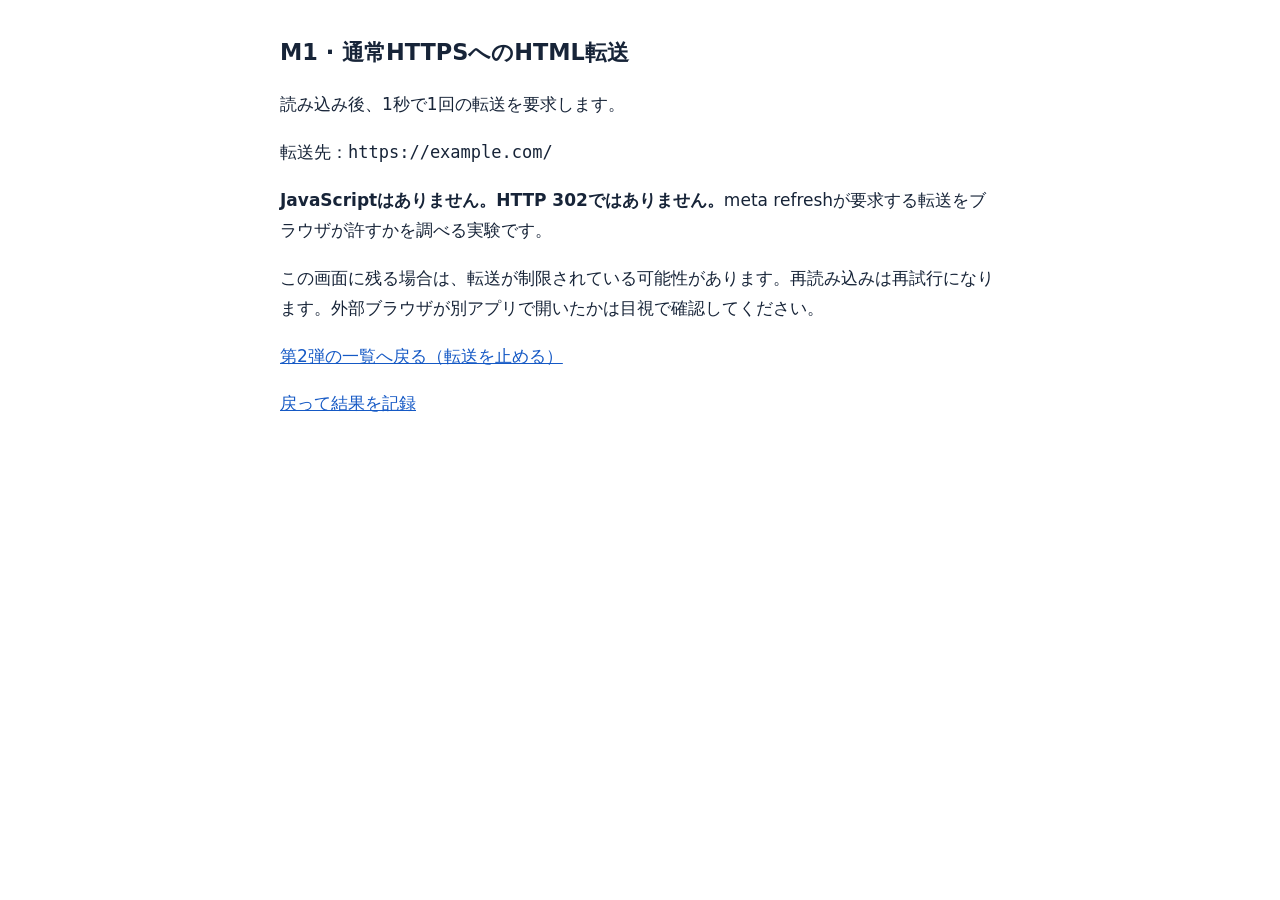
<file: round2/meta-https.html>
<!doctype html>
<html lang="ja">
<head>
<meta charset="utf-8">
<meta name="viewport" content="width=device-width, initial-scale=1">
<meta name="referrer" content="no-referrer">
<meta name="robots" content="noindex">
<meta http-equiv="refresh" content="1; url=https://example.com/">
<title>M1 · 通常HTTPSへのHTML転送 | Browser Escape Lab</title>
<style>body{max-width:720px;margin:32px auto;padding:0 20px;font:17px/1.8 system-ui,sans-serif;color:#172438;background:#fff}h1{font-size:1.4rem}a{color:#1559c5}code{overflow-wrap:anywhere}</style>
</head>
<body>
<h1>M1 · 通常HTTPSへのHTML転送</h1>
<p>読み込み後、1秒で1回の転送を要求します。</p>
<p>転送先：<code>https://example.com/</code></p>
<p><strong>JavaScriptはありません。HTTP 302ではありません。</strong>meta refreshが要求する転送をブラウザが許すかを調べる実験です。</p>
<p>この画面に残る場合は、転送が制限されている可能性があります。再読み込みは再試行になります。外部ブラウザが別アプリで開いたかは目視で確認してください。</p>
<p><a href="./">第2弾の一覧へ戻る（転送を止める）</a></p>
<p><a href="./#records">戻って結果を記録</a></p>
</body>
</html>
</file>
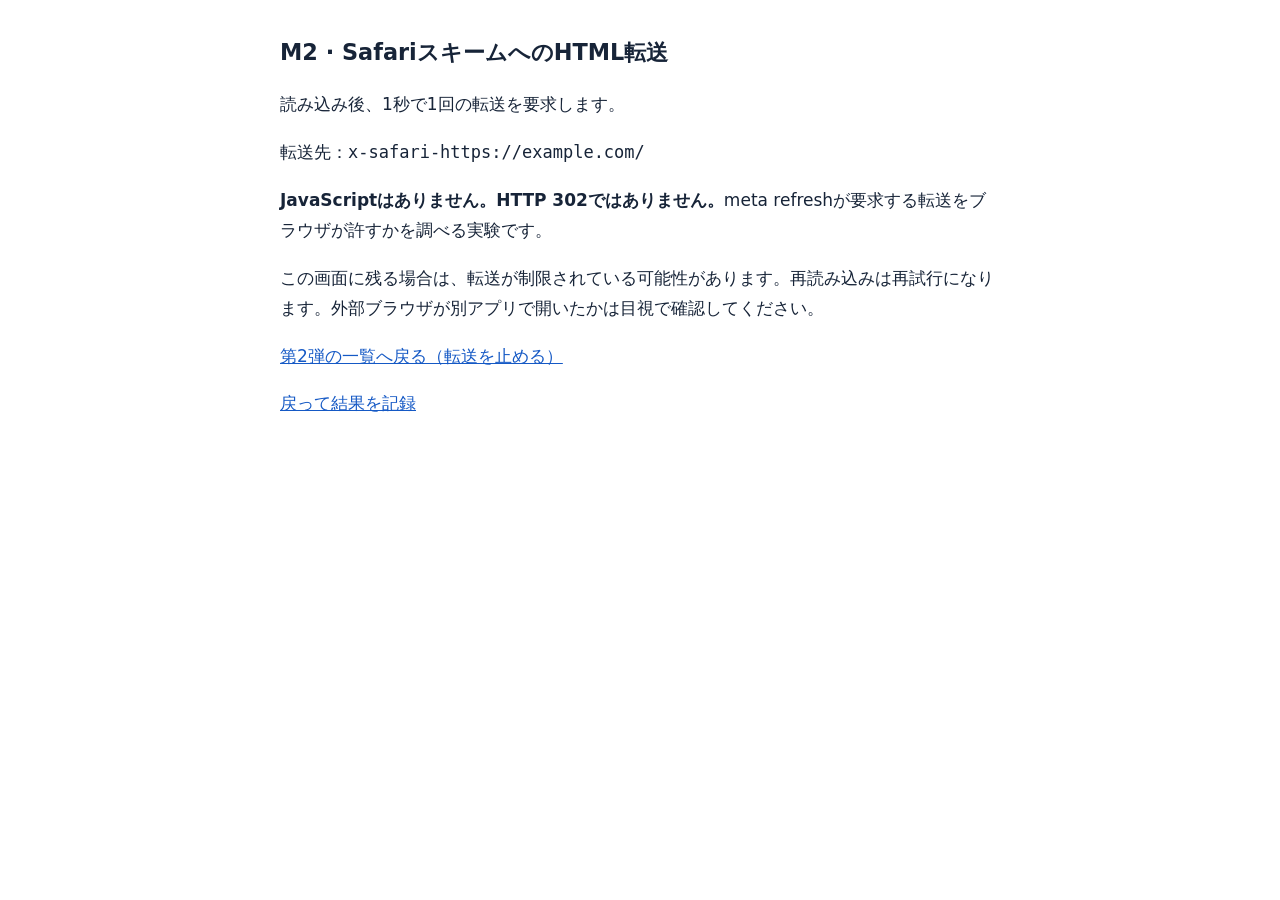
<file: round2/meta-safari.html>
<!doctype html>
<html lang="ja">
<head>
<meta charset="utf-8">
<meta name="viewport" content="width=device-width, initial-scale=1">
<meta name="referrer" content="no-referrer">
<meta name="robots" content="noindex">
<meta http-equiv="refresh" content="1; url=x-safari-https://example.com/">
<title>M2 · SafariスキームへのHTML転送 | Browser Escape Lab</title>
<style>body{max-width:720px;margin:32px auto;padding:0 20px;font:17px/1.8 system-ui,sans-serif;color:#172438;background:#fff}h1{font-size:1.4rem}a{color:#1559c5}code{overflow-wrap:anywhere}</style>
</head>
<body>
<h1>M2 · SafariスキームへのHTML転送</h1>
<p>読み込み後、1秒で1回の転送を要求します。</p>
<p>転送先：<code>x-safari-https://example.com/</code></p>
<p><strong>JavaScriptはありません。HTTP 302ではありません。</strong>meta refreshが要求する転送をブラウザが許すかを調べる実験です。</p>
<p>この画面に残る場合は、転送が制限されている可能性があります。再読み込みは再試行になります。外部ブラウザが別アプリで開いたかは目視で確認してください。</p>
<p><a href="./">第2弾の一覧へ戻る（転送を止める）</a></p>
<p><a href="./#records">戻って結果を記録</a></p>
</body>
</html>
</file>
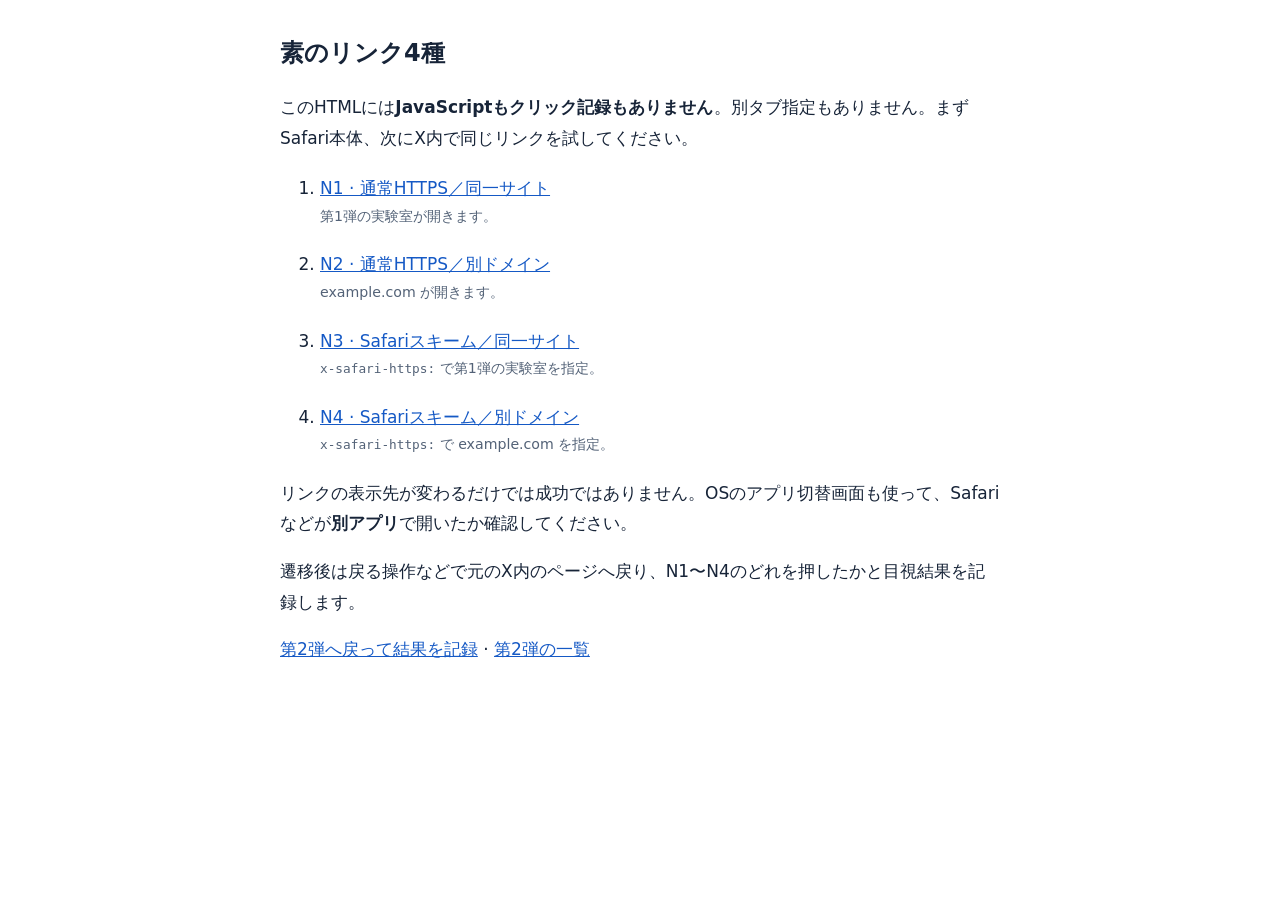
<file: round2/minimal.html>
<!doctype html>
<html lang="ja">
<head>
<meta charset="utf-8">
<meta name="viewport" content="width=device-width, initial-scale=1">
<meta name="referrer" content="no-referrer">
<title>素のリンク4種・JavaScriptなし | Browser Escape Lab</title>
<style>body{max-width:720px;margin:32px auto;padding:0 20px;font:17px/1.8 system-ui,sans-serif;color:#172438;background:#fff}h1{font-size:1.5rem}a{color:#1559c5;overflow-wrap:anywhere}li{margin:20px 0}code{overflow-wrap:anywhere;font-size:.9em}small{display:block;color:#536277}p{overflow-wrap:anywhere}</style>
</head>
<body>
<h1>素のリンク4種</h1>
<p>このHTMLには<strong>JavaScriptもクリック記録もありません</strong>。別タブ指定もありません。まずSafari本体、次にX内で同じリンクを試してください。</p>
<ol>
<li><a data-test="plain-https-same" href="https://h4m4chi-ttr.github.io/x-external-browser/">N1 · 通常HTTPS／同一サイト</a><small>第1弾の実験室が開きます。</small></li>
<li><a data-test="plain-https-cross" href="https://example.com/">N2 · 通常HTTPS／別ドメイン</a><small>example.com が開きます。</small></li>
<li><a data-test="plain-safari-same" href="x-safari-https://h4m4chi-ttr.github.io/x-external-browser/">N3 · Safariスキーム／同一サイト</a><small><code>x-safari-https:</code> で第1弾の実験室を指定。</small></li>
<li><a data-test="plain-safari-cross" href="x-safari-https://example.com/">N4 · Safariスキーム／別ドメイン</a><small><code>x-safari-https:</code> で example.com を指定。</small></li>
</ol>
<p>リンクの表示先が変わるだけでは成功ではありません。OSのアプリ切替画面も使って、Safariなどが<strong>別アプリ</strong>で開いたか確認してください。</p>
<p>遷移後は戻る操作などで元のX内のページへ戻り、N1〜N4のどれを押したかと目視結果を記録します。</p>
<p><a href="./#records">第2弾へ戻って結果を記録</a> · <a href="./">第2弾の一覧</a></p>
</body>
</html>
</file>
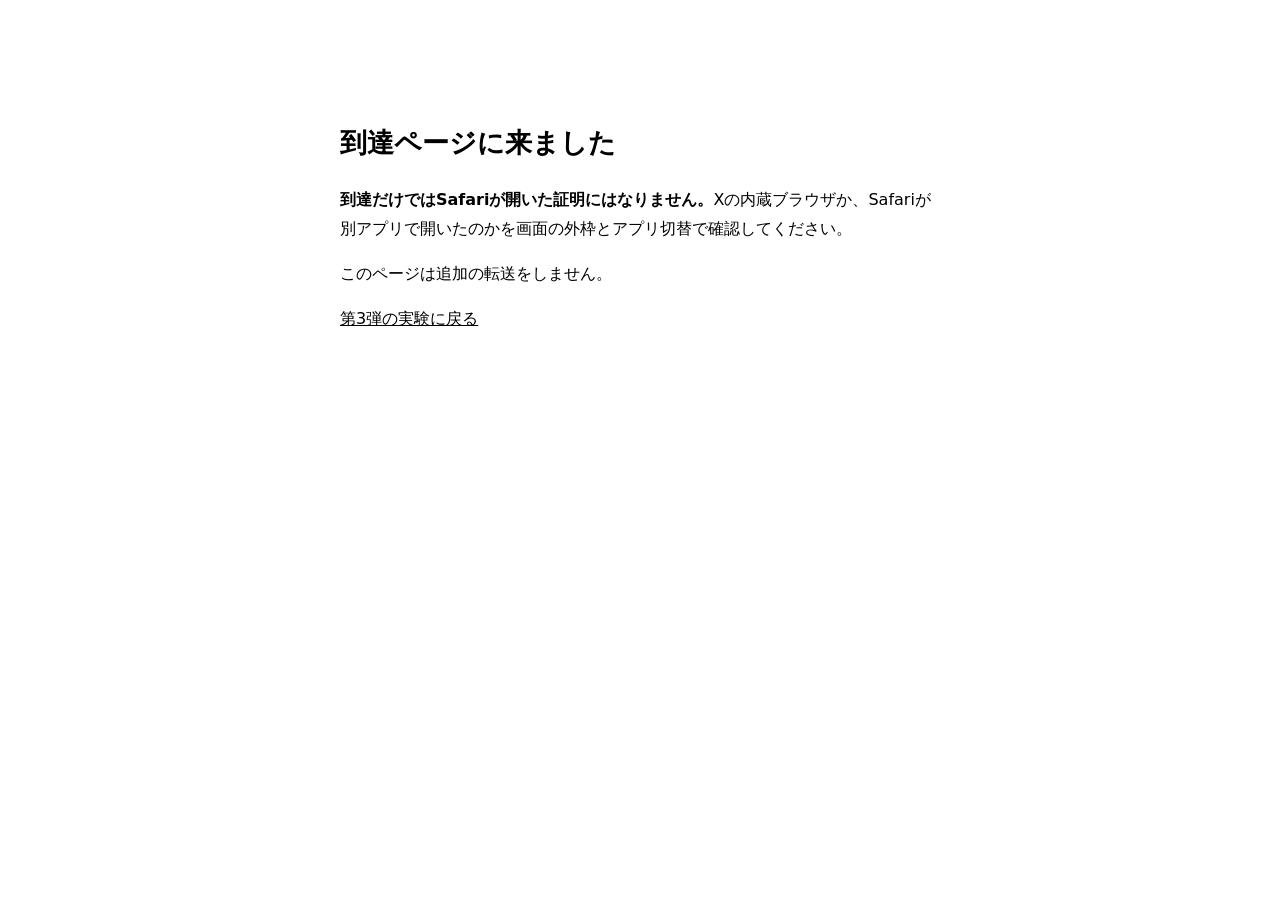
<file: round3/landing.html>
<!doctype html><html lang="ja"><head><meta charset="utf-8"><meta name="viewport" content="width=device-width, initial-scale=1"><meta name="referrer" content="no-referrer"><title>到達ページ｜第3弾</title><style>:root{font-family:system-ui,-apple-system,sans-serif;color-scheme:light dark}body{max-width:600px;margin:9vh auto;padding:20px;line-height:1.8}h1{font-size:1.7rem}a{color:inherit}</style></head><body><h1>到達ページに来ました</h1><p><strong>到達だけではSafariが開いた証明にはなりません。</strong>Xの内蔵ブラウザか、Safariが別アプリで開いたのかを画面の外枠とアプリ切替で確認してください。</p><p>このページは追加の転送をしません。</p><a href="./">第3弾の実験に戻る</a></body></html>
</file>
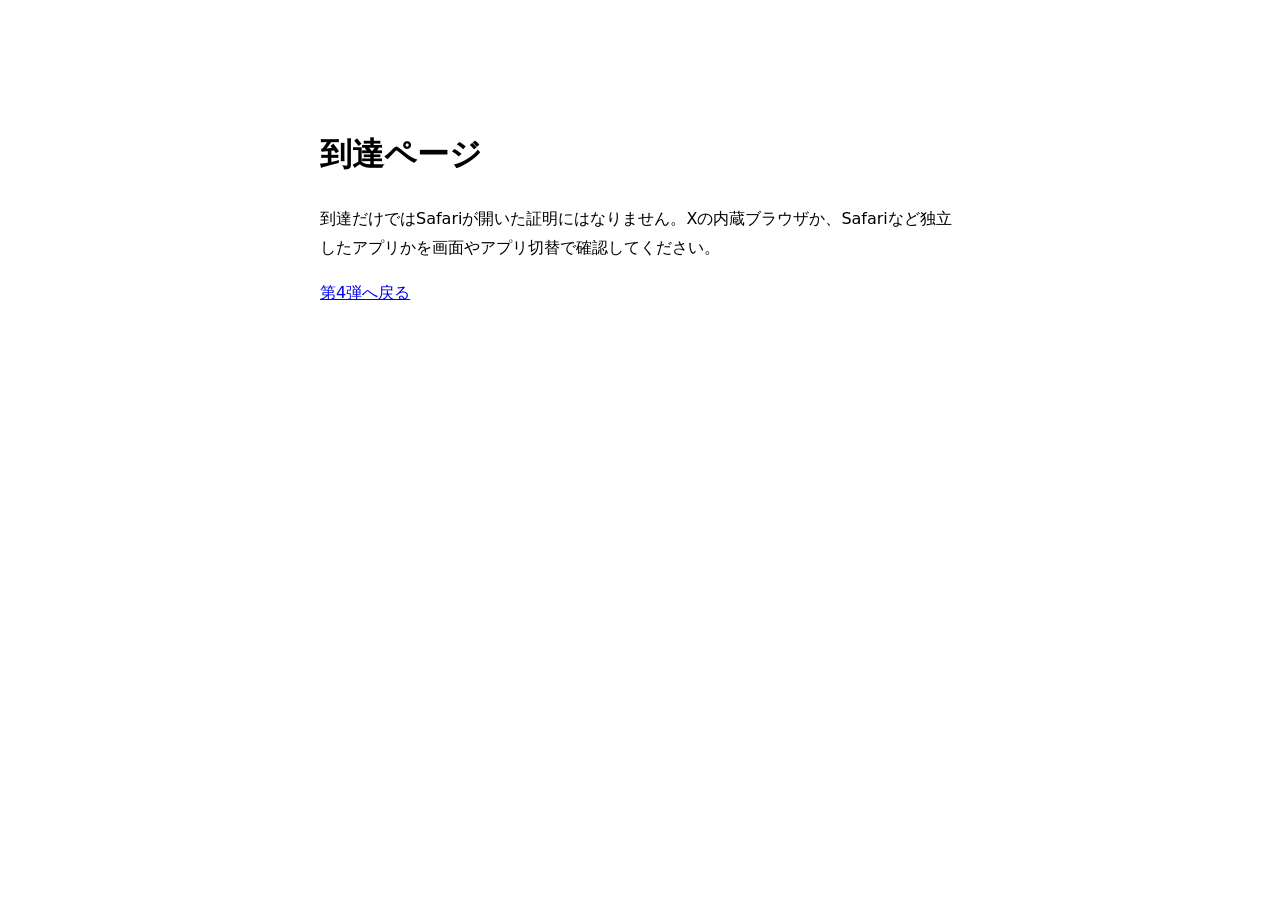
<file: round4/landing.html>
<!doctype html><html lang="ja"><head><meta charset="utf-8"><meta name="viewport" content="width=device-width, initial-scale=1"><meta name="referrer" content="no-referrer"><title>第4弾の到達ページ</title><style>:root{font-family:system-ui,-apple-system,sans-serif;color-scheme:light dark}body{max-width:640px;margin:9vh auto;padding:24px;line-height:1.8}</style></head><body><h1>到達ページ</h1><p>到達だけではSafariが開いた証明にはなりません。Xの内蔵ブラウザか、Safariなど独立したアプリかを画面やアプリ切替で確認してください。</p><a href="./">第4弾へ戻る</a></body></html>
</file>
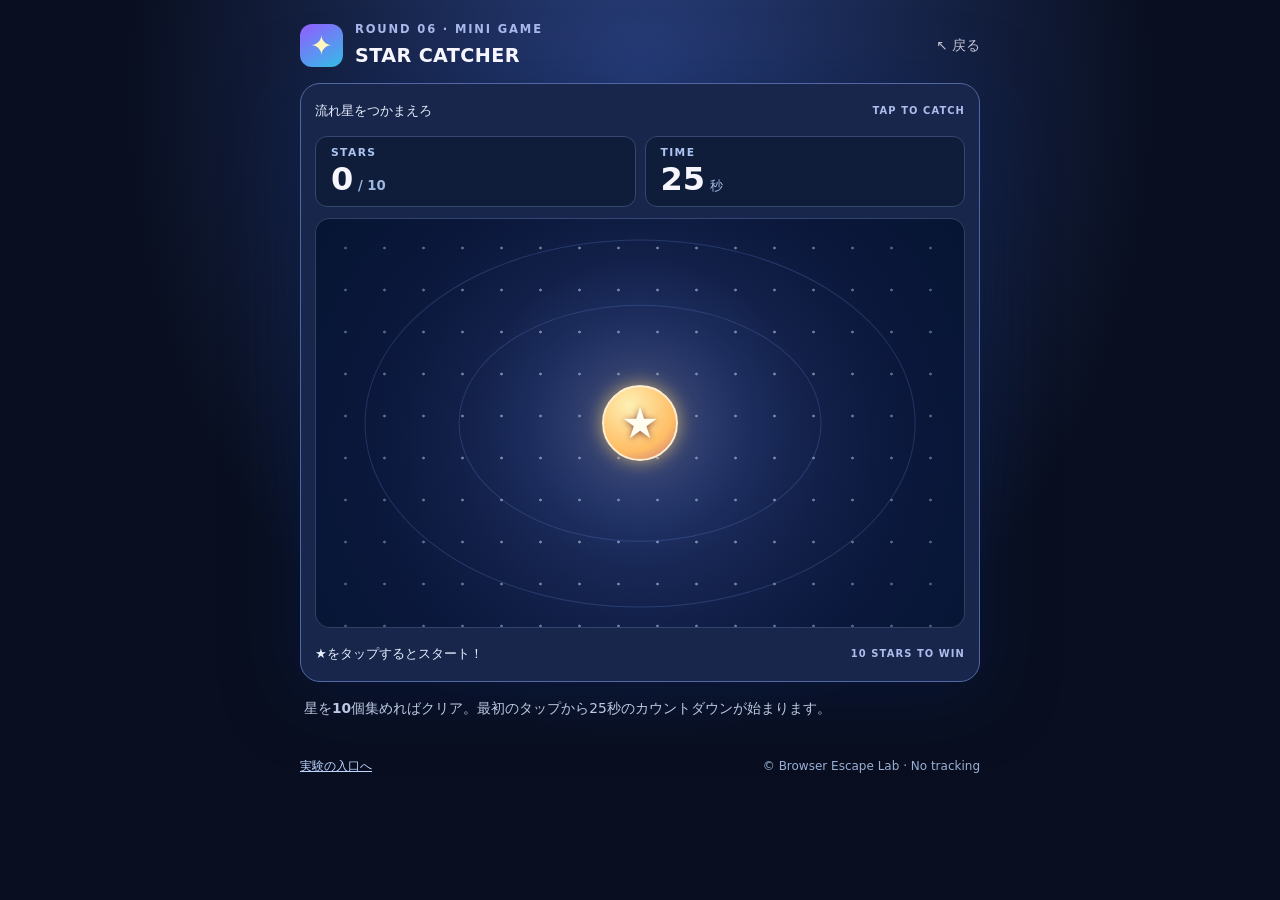
<file: round6/play.html>
<!doctype html>
<html lang="ja">
<head>
  <meta charset="utf-8">
  <meta name="viewport" content="width=device-width,initial-scale=1,viewport-fit=cover">
  <meta name="color-scheme" content="dark">
  <meta name="referrer" content="no-referrer">
  <meta name="description" content="25秒で星を10個集めよう。指でタップするだけの小さなブラウザゲーム。">
  <meta property="og:title" content="STAR CATCHER｜星を集めよう">
  <meta property="og:description" content="ゲーム画面のプレビューが表示されるかを実験。すぐ遊べるタップゲーム。">
  <meta property="og:type" content="website">
  <meta name="twitter:card" content="summary">
  <title>STAR CATCHER｜Tap to play</title>
  <link rel="stylesheet" href="./styles.css">
  <script src="./play.js" defer></script>
</head>
<body class="play-page">
  <main class="game-wrap">
    <header class="game-header">
      <div class="game-mark"><span class="mark" aria-hidden="true">✦</span><div><p class="eyebrow">ROUND 06 · MINI GAME</p><h1>STAR CATCHER</h1></div></div>
      <a href="./" class="quiet-link">↖ 戻る</a>
    </header>
    <section class="game-panel" aria-label="星集めゲーム">
      <div class="game-topline"><span>流れ星をつかまえろ</span><span class="mode-label">TAP TO CATCH</span></div>
      <div class="game-scoreboard">
        <div class="metric"><span class="metric-label">STARS</span><strong><span id="score">0</span><small> / 10</small></strong></div>
        <div class="metric metric-time"><span class="metric-label">TIME</span><strong><span id="time">25</span><small> 秒</small></strong></div>
      </div>
      <div id="game-field" class="game-field">
        <div class="orbit orbit-outer" aria-hidden="true"></div>
        <div class="orbit orbit-inner" aria-hidden="true"></div>
        <div class="nebula" aria-hidden="true"></div>
        <button id="star" class="catch-star" type="button" aria-label="星をキャッチして得点する"><span aria-hidden="true">★</span></button>
        <div id="game-end" class="game-end" hidden>
          <span id="end-icon" class="end-icon" aria-hidden="true">✨</span>
          <strong id="end-title">CLEAR!</strong>
          <p id="end-detail"></p>
          <button id="again" type="button" class="again-button">もう一度プレイ ↻</button>
        </div>
      </div>
      <div class="bottom-bar"><span id="game-message" role="status" aria-live="polite">★をタップするとスタート！</span><span class="score-target">10 STARS TO WIN</span></div>
    </section>
    <p class="game-help">星を<strong>10個</strong>集めればクリア。最初のタップから25秒のカウントダウンが始まります。</p>
    <aside id="x-warning" class="x-warning" hidden>このページはXの内蔵ブラウザで表示されている可能性があります。外部ブラウザへ移動したかは、画面の外枠・アプリ切替で確認してください。<a href="./">長押し実験に戻る</a></aside>
    <footer class="game-footer"><a href="./">実験の入口へ</a><span>© Browser Escape Lab · No tracking</span></footer>
  </main>
</body></html>
</file>
<file: styles.css>
:root { color-scheme:light dark; --bg:#f4f6f7; --surface:#fff; --ink:#172c3d; --muted:#526575; --line:#d5e0e5; --accent:#087b77; --tint:#e8f5f1; --warning:#fff1d5; --shadow:0 6px 24px #193a4a08; font-family:system-ui,-apple-system,BlinkMacSystemFont,"Segoe UI",sans-serif; }
* { box-sizing:border-box; }
html { scroll-padding-top:1rem; }
body { margin:0; background:var(--bg); color:var(--ink); line-height:1.75; -webkit-text-size-adjust:100%; }
[hidden] { display:none!important; }
a { color:var(--accent); text-underline-offset:.2em; }
a, button, input, select, textarea { -webkit-tap-highlight-color:transparent; }
:focus-visible { outline:3px solid var(--accent); outline-offset:4px; }
.wrap { max-width:1040px; margin:auto; padding-left:max(24px,env(safe-area-inset-left)); padding-right:max(24px,env(safe-area-inset-right)); }
.site-header { display:flex; align-items:center; justify-content:space-between; gap:12px; padding-top:24px; padding-bottom:18px; border-bottom:1px solid var(--line); }
.brand { font-size:15px; font-weight:750; text-decoration:none; color:var(--ink); }
.badge { display:inline-block; border:1px solid var(--line); border-radius:99px; padding:3px 10px; font-size:12px; font-weight:650; white-space:nowrap; }
.hero { padding:50px 0 32px; }
.eyebrow { font:700 11px/1.5 ui-monospace,monospace; letter-spacing:.12em; color:var(--accent); margin:0 0 16px; }
h1 { font-size:clamp(36px,6.2vw,64px); line-height:1.3; letter-spacing:-.045em; margin:0 0 22px; }
h1 span { color:var(--accent); }
.lead { font-size:clamp(15px,2vw,19px); color:var(--muted); line-height:1.9; }
.hero-meta { display:flex; flex-wrap:wrap; gap:8px 20px; font-size:12px; color:var(--muted); margin-top:24px; }
.hero-meta span::before { content:"·"; color:var(--accent); margin-right:8px; }
h2 { font-size:20px; letter-spacing:-.02em; margin:0 0 14px; line-height:1.5; }
h3 { font-size:17px; margin:0 0 10px; line-height:1.5; }
p { margin:10px 0 14px; }
.panel { background:var(--surface); border:1px solid var(--line); border-radius:16px; padding:24px; margin:0 0 24px; box-shadow:var(--shadow); min-width:0; }
.muted,.caption { color:var(--muted); }
.small,.caption { font-size:12px; }
.steps { padding-left:1.5em; margin:0 0 14px; }
.steps li { padding:3px 0; }
.fields { display:grid; grid-template-columns:repeat(2,minmax(0,1fr)); gap:16px; }
label { display:block; font-size:13px; font-weight:600; }
input,select,textarea { display:block; width:100%; min-width:0; padding:11px 12px; border:1px solid var(--line); background:var(--bg); color:var(--ink); border-radius:8px; margin:6px 0 0; font:inherit; font-size:16px; line-height:1.5; }
textarea { resize:vertical; }
input[readonly] { color:var(--muted); font-size:13px; }
button,.button { display:inline-flex; align-items:center; justify-content:center; min-height:44px; padding:9px 15px; border:1px solid var(--line); border-radius:8px; color:var(--ink); background:var(--surface); font:600 13px/1.5 system-ui,sans-serif; text-decoration:none; cursor:pointer; }
button:hover,.button:hover { border-color:var(--accent); }
button:disabled { opacity:.45; cursor:not-allowed; }
button.primary,.button.primary { color:#fff; background:var(--accent); border-color:var(--accent); }
.text-button { border-color:transparent; color:var(--muted); background:transparent; }
.copy-row { display:flex; align-items:stretch; gap:8px; }
.copy-row input { flex:1; margin:0; }
.copy-row button { flex-shrink:0; }
.copy-row { margin-top:7px; }
.section-head { display:flex; align-items:center; justify-content:space-between; flex-wrap:wrap; gap:8px; margin-bottom:14px; }
.section-head h2 { margin:0; }
.result-panel { border-top:3px solid var(--accent); }
.result-fields { margin-top:16px; }
.actions { display:flex; flex-wrap:wrap; gap:8px; margin:16px 0 0; }
summary { cursor:pointer; font-size:14px; font-weight:650; padding:4px 0; }
details { margin-top:18px; }
#experiments { padding-top:16px; }
.jump-nav { display:flex; flex-wrap:wrap; gap:8px; margin:16px 0 26px; }
.jump-nav a { border:1px solid var(--line); border-radius:99px; padding:7px 13px; font-size:12px; text-decoration:none; background:var(--surface); }
.test-group { margin:30px 0; scroll-margin-top:20px; }
.group-dot { display:inline-block; width:8px; height:8px; border-radius:50%; background:var(--accent); margin:0 8px 2px 0; }
.case-grid { display:grid; grid-template-columns:repeat(2,minmax(0,1fr)); gap:14px; }
.case-card,.auto-card { min-width:0; background:var(--surface); border:1px solid var(--line); border-radius:12px; padding:20px; display:flex; flex-direction:column; }
.case-number { font:650 11px/1.5 ui-monospace,monospace; color:var(--accent); margin-bottom:8px; }
.case-card h4,.auto-card h4 { margin:0; font-size:16px; line-height:1.6; overflow-wrap:anywhere; }
.case-card p,.auto-card p { font-size:13px; color:var(--muted); margin-bottom:12px; }
.case-card .actions { margin-top:auto; padding-top:8px; }
.case-card details { margin-top:12px; }
.case-card code,.auto-card code { display:block; font-size:11px; line-height:1.7; overflow-wrap:anywhere; white-space:pre-wrap; padding-top:6px; }
.auto-card { background:var(--bg); }
.auto-card input { background:var(--surface); }
.notice { border:1px solid var(--line); background:var(--tint); padding:20px; border-radius:12px; margin:24px 0; font-size:14px; }
.warning { background:var(--warning); }
.pending { display:flex; flex-wrap:wrap; align-items:center; justify-content:space-between; gap:12px; }
.history-item { border-bottom:1px solid var(--line); padding:12px 0; font-size:13px; overflow-wrap:anywhere; }
.history-item p { margin:4px 0; white-space:pre-wrap; }
pre { background:var(--bg); border:1px solid var(--line); border-radius:8px; padding:12px; font:12px/1.7 ui-monospace,monospace; white-space:pre-wrap; overflow-wrap:anywhere; }
.viewport-probes { display:flex; gap:12px; align-items:flex-start; margin:16px 0; }
.viewport-probes div { width:50%; background:var(--tint); border:1px dashed var(--accent); padding:12px; font-size:13px; }
#vh-probe { height:30vh; } #dvh-probe { height:30vh; height:30dvh; }
.footer { color:var(--muted); font-size:12px; padding:24px 0 max(36px,env(safe-area-inset-bottom)); border-top:1px solid var(--line); margin-top:28px; }
.toast { position:fixed; bottom:max(18px,env(safe-area-inset-bottom)); left:50%; transform:translateX(-50%); max-width:calc(100% - 32px); width:max-content; padding:12px 18px; margin:0; border:1px solid var(--line); background:var(--ink); color:var(--bg); border-radius:10px; font-size:13px; z-index:10; }
.skip { position:absolute; left:16px; top:-80px; z-index:20; background:var(--surface); padding:10px; }
.skip:focus { top:10px; }
@media (max-width:600px) {
  .wrap { padding-left:max(16px,env(safe-area-inset-left)); padding-right:max(16px,env(safe-area-inset-right)); }
  .hero { padding-top:34px; } .panel { padding:18px; border-radius:12px; }
  .fields,.case-grid { grid-template-columns:1fr; } .case-card,.auto-card { padding:18px; }
  .copy-row { flex-wrap:wrap; } .copy-row input { flex-basis:100%; }
  .site-header .badge { font-size:10px; } .brand { font-size:13px; }
  .hero-meta { gap:8px 12px; font-size:11px; }
}
@media (prefers-color-scheme:dark) {
  :root { --bg:#101a21; --surface:#17252e; --ink:#e3eef3; --muted:#b2c4cf; --line:#344752; --accent:#51c7b8; --tint:#183b36; --warning:#43371e; --shadow:none; }
  button.primary,.button.primary { color:#102723; }
}
</file>
<file: round2/styles.css>
:root{color-scheme:light dark;--bg:#f3f5f9;--panel:#fff;--text:#162337;--muted:#536277;--line:#d6dfec;--accent:#1559c5;--soft:#edf3ff}*{box-sizing:border-box}body{margin:0;background:var(--bg);color:var(--text);font-family:system-ui,-apple-system,"Segoe UI",sans-serif;line-height:1.75}header,main{max-width:900px;margin:auto;padding:24px}header{display:flex;gap:12px;align-items:center;justify-content:space-between;border-bottom:1px solid var(--line)}header a{font-weight:700;text-decoration:none}a{color:var(--accent);overflow-wrap:anywhere}.badge,.eyebrow{font-size:.78rem;letter-spacing:.1em;font-weight:700;color:var(--muted)}.badge{white-space:nowrap}.hero{padding:20px 0}h1{font-size:clamp(1.7rem,5vw,2.6rem);line-height:1.4;letter-spacing:-.03em;margin:.5em 0}h1 span{color:var(--accent)}h2{font-size:1.3rem;margin:.4em 0 .7em}h3{font-size:1rem;margin:.5em 0}p{margin:.7em 0}nav,.actions{display:flex;flex-wrap:wrap;gap:12px;margin:18px 0}nav a{font-size:.92rem}.panel{background:var(--panel);border:1px solid var(--line);border-radius:16px;padding:24px;margin-bottom:22px;scroll-margin-top:12px}.grid{display:grid;grid-template-columns:repeat(2,minmax(0,1fr));gap:18px}.grid>article{min-width:0;padding:12px 0}.notice{background:var(--soft);border-left:3px solid var(--accent);padding:14px 16px;border-radius:4px}.muted,footer{color:var(--muted);font-size:.88rem}label{display:block;font-size:.92rem;margin:12px 0 6px}input,select,textarea{width:100%;min-width:0;max-width:100%;border:1px solid var(--line);border-radius:8px;padding:10px 12px;font:inherit;font-size:16px;color:var(--text);background:var(--panel)}textarea{resize:vertical}input[readonly]{font-family:ui-monospace,monospace;font-size:14px}.button,button{display:inline-block;max-width:100%;min-height:44px;padding:10px 15px;border:1px solid var(--accent);border-radius:8px;background:var(--panel);color:var(--accent);font:inherit;font-size:.95rem;font-weight:650;text-decoration:none;cursor:pointer;text-align:center;overflow-wrap:anywhere}button:disabled{opacity:.5;cursor:not-allowed}.primary{background:var(--accent);color:#fff}.copy-row{display:flex;gap:8px;align-items:stretch}.copy-row input{flex:1;width:0}.copy-row button{flex:none}article button[data-copy]{margin-top:8px}button:focus-visible,a:focus-visible,input:focus-visible,textarea:focus-visible,select:focus-visible,summary:focus-visible{outline:3px solid var(--accent);outline-offset:3px}#result-form{margin-top:16px}#result-form button{margin-top:12px}#history p{border-bottom:1px solid var(--line);padding:12px 0;white-space:pre-wrap;overflow-wrap:anywhere}#export-report{margin-top:20px}#export-report button{margin-top:10px}summary{cursor:pointer}footer{padding:8px 0 40px}#status{position:fixed;bottom:16px;left:50%;transform:translateX(-50%);width:max-content;max-width:calc(100vw - 24px);padding:12px 18px;border:1px solid var(--line);border-radius:10px;background:var(--text);color:var(--panel);box-shadow:0 4px 20px #0002;z-index:2}[hidden]{display:none!important}@media(max-width:600px){header,main{padding:16px}.panel{padding:18px}.grid{grid-template-columns:1fr;gap:6px}header{flex-wrap:wrap}}@media(prefers-color-scheme:dark){:root{--bg:#111a27;--panel:#192638;--text:#e6edf7;--muted:#aebed3;--line:#34455e;--accent:#86b6ff;--soft:#22354f}.primary{color:#11233b}}
</file>
<file: round3/styles.css>
:root{font-family:system-ui,-apple-system,BlinkMacSystemFont,"Hiragino Kaku Gothic ProN",sans-serif;color-scheme:light dark;line-height:1.65}*{box-sizing:border-box}body{margin:0;background:light-dark(#f5f7fa,#0e1420);color:light-dark(#1c2635,#eaf1ff)}.wrap{max-width:940px;width:calc(100% - 32px);margin:auto}header{display:flex;justify-content:space-between;align-items:center;padding:20px 0}header a{text-decoration:none;color:inherit;font-weight:800}.badge{font-size:.78rem;color:light-dark(#2758b5,#b0caff);border:1px solid;border-radius:99px;padding:4px 10px}.hero{padding:35px 0 20px}.eyebrow,.case small{font-size:.8rem;letter-spacing:.08em;color:light-dark(#336ac2,#a4c5ff);font-weight:800}.hero h1{font-size:clamp(2.15rem,5vw,3.5rem);line-height:1.23;letter-spacing:-.04em;margin:.4em 0}.hero h1 span{color:light-dark(#235fbe,#9dc3ff)}.hero>p{max-width:750px}.notice{padding:14px 16px;border-radius:12px;background:light-dark(#e9f1ff,#1d2c42);border:1px solid light-dark(#c9dbf8,#3b5376)}nav{display:flex;gap:10px;flex-wrap:wrap;margin:22px 0}nav a{border-radius:99px;background:light-dark(#e4ebf4,#273750);color:inherit;text-decoration:none;padding:8px 13px}.panel{background:light-dark(#fff,#1a2432);border:1px solid light-dark(#d8e2ee,#3a4b62);border-radius:17px;padding:clamp(18px,3vw,30px);margin-bottom:20px}.panel h2{margin:.3em 0 .7em;font-size:1.5rem}.grid,.fields{display:grid;grid-template-columns:repeat(2,minmax(0,1fr));gap:14px}.case{border:1px solid light-dark(#d9e3ef,#46566a);border-radius:14px;padding:20px;min-width:0}.case h3{margin:.35em 0}.btn,button{display:inline-block;border:0;border-radius:9px;padding:10px 14px;font:inherit;font-weight:750;color:light-dark(#fff,#071b3a);background:light-dark(#2a5aca,#9fc2ff);cursor:pointer;text-decoration:none}.secondary{color:inherit;background:light-dark(#e2e8f0,#35455d)}button:focus-visible,a:focus-visible{outline:3px solid orange;outline-offset:2px}.muted{font-size:.86rem;color:light-dark(#546377,#c5d1df)}.qr{text-align:center}.qr img{display:block;max-width:100%;height:auto;margin:14px auto;padding:6px;background:#fff;image-rendering:pixelated}code,pre{font-family:ui-monospace,SFMono-Regular,Consolas,monospace;overflow-wrap:anywhere}pre{background:light-dark(#f1f5fb,#121a27);border-radius:10px;padding:14px;white-space:pre-wrap;overflow:auto;font-size:.85rem}label{display:block;font-size:.91rem;font-weight:700;margin:12px 0 9px}input,select,textarea{display:block;width:100%;font:inherit;color:inherit;border:1px solid light-dark(#c6d2e4,#5b6b80);border-radius:9px;background:light-dark(#fff,#121d2b);padding:10px;min-width:0}.copy-row,.actions{display:flex;flex-wrap:wrap;gap:9px}.copy-row input{flex:1;font-size:.85rem;min-width:160px}.subcase{border-top:1px solid light-dark(#ddd,#49556a);margin-top:20px;padding-top:12px}.actions{margin:14px 0}#history p{white-space:pre-wrap;border-top:1px solid light-dark(#ddd,#455);padding:11px 0}summary{cursor:pointer}footer{padding:23px 0 40px;font-size:.9rem}footer a{color:inherit}@media(max-width:630px){.grid,.fields{grid-template-columns:1fr}.wrap{width:calc(100% - 24px)}.hero{padding:20px 0 10px}.copy-row{flex-direction:column}.copy-row button{align-self:flex-start}}
</file>
<file: round4/style.css>
:root{font-family:system-ui,-apple-system,BlinkMacSystemFont,"Hiragino Kaku Gothic ProN",sans-serif;color-scheme:light dark;line-height:1.65}*{box-sizing:border-box}body{margin:0;background:light-dark(#f4f7fb,#101824);color:light-dark(#16243a,#edf3fb)}.wrap{width:min(960px,calc(100% - 28px));margin-inline:auto}.head{display:flex;justify-content:space-between;align-items:center;padding:20px 0}.head a{color:inherit;text-decoration:none;font-weight:800}.badge,.eyebrow{font-size:.8rem;letter-spacing:.06em;color:light-dark(#285da9,#afcdff);font-weight:800}.badge{border:1px solid currentColor;padding:5px 9px;border-radius:99px}.hero{padding:38px 0 20px}.hero h1{font-size:clamp(2.05rem,5.4vw,3.7rem);line-height:1.2;letter-spacing:-.04em;margin:.35em 0}.hero h1 em{font-style:normal;color:light-dark(#275fbb,#a2c9ff)}.hero>p{max-width:800px}.notice{background:light-dark(#eaf2ff,#1c2d42);border:1px solid light-dark(#d1e1f6,#3c5774);border-radius:12px;padding:15px}nav{display:flex;flex-wrap:wrap;gap:9px;margin:23px 0}nav a{background:light-dark(#e3eaf5,#2b3b53);color:inherit;text-decoration:none;padding:8px 14px;border-radius:99px}.panel{margin:20px 0;background:light-dark(#fff,#1a2636);border:1px solid light-dark(#d8e4f1,#3e4d64);padding:clamp(17px,3vw,30px);border-radius:17px}.panel h2{font-size:1.45rem;line-height:1.25;margin:.4em 0 .75em}.grid,.fields{display:grid;grid-template-columns:repeat(2,minmax(0,1fr));gap:14px}.case{border:1px solid light-dark(#d9e2ef,#42536a);border-radius:13px;padding:18px;min-width:0}.case h3{font-size:1.12rem;margin:.4em 0}.case img{width:min(100%,420px);height:auto;display:block;margin:14px auto;background:white;image-rendering:pixelated}.actions{display:flex;gap:10px;flex-wrap:wrap;margin:16px 0}button,.button{border:0;border-radius:9px;display:inline-block;padding:10px 14px;font:inherit;font-weight:750;cursor:pointer;text-decoration:none;background:light-dark(#245cc1,#9ebff4);color:light-dark(white,#081f40)}.secondary{border:0;border-radius:9px;display:inline-block;padding:10px 14px;font:inherit;font-weight:700;background:light-dark(#e5edf6,#364a63);color:inherit;text-decoration:none;cursor:pointer}.subtle{border:1px solid light-dark(#b9c7d9,#65748a);border-radius:9px;padding:10px 14px;background:transparent;color:inherit}.muted{color:light-dark(#53627b,#c0cee0);font-size:.86rem}.links{display:flex;gap:12px;flex-wrap:wrap;margin:20px 0}.links a{border:1px solid light-dark(#c5d7f1,#405c80);border-radius:10px;padding:12px;color:inherit;text-decoration:none}.live{width:min(100%,690px);height:auto;display:block;margin:0 auto}.panel figure{margin:15px 0}.panel figcaption{font-size:.85rem;color:light-dark(#53627b,#c0cee0)}label{font-weight:700;font-size:.9rem;display:block;margin:12px 0 6px}select,input,textarea{width:100%;font:inherit;padding:10px 11px;border-radius:8px;border:1px solid light-dark(#c6d1df,#64758b);background:light-dark(#fff,#162233);color:inherit;min-width:0}#history p{white-space:pre-wrap;border-bottom:1px solid light-dark(#dae4ed,#44556a);padding:9px 0}footer{padding:25px 0 45px;font-size:.9rem}footer a{color:inherit}summary{cursor:pointer}@media(max-width:660px){.grid,.fields{grid-template-columns:1fr}.hero{padding:18px 0 10px}.head{padding:15px 0}}
</file>
<file: round5/styles.css>
:root{font-family:system-ui,-apple-system,BlinkMacSystemFont,"Hiragino Kaku Gothic ProN",sans-serif;color-scheme:light dark;line-height:1.6}*{box-sizing:border-box}body{margin:0;color:light-dark(#172334,#e8f1ff);background:light-dark(#f4f7fc,#0e1522)}a{color:inherit}.wrap{width:min(1010px,calc(100% - 32px));margin-inline:auto}.site-header{display:flex;justify-content:space-between;align-items:center;gap:10px;padding:20px 0}.brand{font-weight:800;text-decoration:none}.pill,.eyebrow,.case-id{font-size:.77rem;letter-spacing:.06em;font-weight:800;color:light-dark(#2860b6,#a5c7ff)}.pill{border:1px solid currentColor;border-radius:40px;padding:5px 11px}.hero{padding:35px 0 20px}.hero h1{font-size:clamp(2.2rem,5.5vw,4.2rem);line-height:1.15;letter-spacing:-.04em;margin:.4em 0}.hero h1 span{color:light-dark(#255eb4,#95c6ff)}.hero .lead{font-size:1.1rem;max-width:750px}.notice{padding:14px 18px;border:1px solid light-dark(#cdddf0,#38577d);border-radius:12px;background:light-dark(#eaf1fb,#1e3048)}nav{display:flex;flex-wrap:wrap;gap:10px;margin:24px 0}nav a{background:light-dark(#e1e9f4,#2b3b53);border-radius:100px;padding:8px 13px;text-decoration:none}.panel{background:light-dark(#fff,#1b2736);border:1px solid light-dark(#d8e3ee,#40536d);border-radius:16px;padding:clamp(18px,3vw,31px);margin:18px 0 22px}.panel h2{margin:.3em 0 .7em;font-size:1.5rem;line-height:1.2}.cards,.fields{display:grid;grid-template-columns:repeat(2,minmax(0,1fr));gap:14px}.case{border:1px solid light-dark(#d9e4ee,#465874);border-radius:13px;padding:17px;min-width:0}.case h3{margin:.35em 0;font-size:1.1rem}.case p{font-size:.93rem}.test-link,button{display:inline-block;border:0;border-radius:9px;background:light-dark(#245bc1,#93b8ff);color:light-dark(#fff,#071b3b);font:inherit;font-weight:750;line-height:1.35;padding:11px 14px;text-decoration:none;cursor:pointer}.secondary,.subtle{background:light-dark(#e6edf7,#384960);color:inherit}.subtle{font-size:.88rem;margin-top:8px}.inline-status{background:light-dark(#f0f5fb,#182332);border-radius:9px;padding:11px}.muted{font-size:.88rem;color:light-dark(#506075,#b5c7e0)}label{display:block;font-weight:700;font-size:.91rem;margin:11px 0 7px}input,textarea,select{width:100%;padding:10px 11px;font:inherit;color:inherit;background:light-dark(#fff,#101c2c);border:1px solid light-dark(#c7d4e5,#5b6e86);border-radius:9px;min-width:0}input[readonly]{font-size:.8rem;font-family:ui-monospace,SFMono-Regular,monospace}.detectors{display:grid;grid-template-columns:repeat(2,minmax(0,1fr));gap:14px}.detector{background:light-dark(#f6f9ff,#132033);padding:18px;border-radius:11px;border:1px solid light-dark(#dce7f2,#46586b);overflow-wrap:anywhere}.detector>a,.detector>p{display:block;margin:12px 0 0;font-weight:650}.detector>p{cursor:auto}.actions{display:flex;gap:10px;flex-wrap:wrap;margin:16px 0}#history p{border-bottom:1px solid light-dark(#dee5ed,#3b4b60);white-space:pre-wrap;padding:10px 0}code{overflow-wrap:anywhere;font-family:ui-monospace,SFMono-Regular,monospace;font-size:.89em}summary{cursor:pointer;font-weight:700}button:focus-visible,a:focus-visible{outline:3px solid orange;outline-offset:3px}footer{padding:24px 0 46px;font-size:.88rem}@media(max-width:650px){.wrap{width:calc(100% - 24px)}.cards,.fields,.detectors{grid-template-columns:1fr}.site-header{padding:15px 0}.hero{padding:20px 0 6px}.panel{padding:18px}}
</file>
<file: round6/styles.css>
:root{
  font-family:ui-sans-serif,-apple-system,BlinkMacSystemFont,"Hiragino Kaku Gothic ProN",system-ui,sans-serif;
  color-scheme:dark;line-height:1.55;background:#080e1e;color:#f7f6ff;
  font-synthesis:none;
}
*{box-sizing:border-box}html{scroll-behavior:smooth}
[hidden]{display:none!important}
body{min-height:100vh;margin:0;overflow-x:hidden}
a{color:inherit}
button,select{font:inherit}
button,a{-webkit-tap-highlight-color:rgba(152,143,255,.2)}
button:focus-visible,a:focus-visible,select:focus-visible{outline:3px solid #f9bc6c;outline-offset:4px}
.wrap{width:min(830px,calc(100% - 36px));margin-inline:auto}
.gate-page{position:relative;background:radial-gradient(ellipse at 80% 4%,#27325f 0,transparent 42%),radial-gradient(ellipse at 10% 25%,#1a2549 0,transparent 40%),#080e1e}
.gate-page:before{position:fixed;inset:0;content:"";pointer-events:none;opacity:.37;background-image:radial-gradient(circle,#fff 1px,transparent 1.2px);background-size:54px 63px;background-position:9px 12px;mask-image:linear-gradient(to bottom,black,transparent 75%)}
.ambient{position:absolute;z-index:0;pointer-events:none;filter:blur(55px);opacity:.26;border-radius:50%}
.ambient-a{width:260px;height:260px;top:340px;right:-130px;background:#8378f8}.ambient-b{width:260px;height:240px;top:750px;left:-150px;background:#0fabc5}
.gate-page .wrap{position:relative;z-index:1}
.site-top{display:flex;justify-content:space-between;align-items:center;padding-top:26px;gap:12px}
.back,.quiet-link{font-size:.85rem;opacity:.76;text-decoration:none}
.header-pill{font-size:.75rem;font-weight:800;letter-spacing:.11em;padding:8px 12px;border:1px solid #4c597c;border-radius:99px;color:#bac7e8}
.header-pill span{color:#ffcf74}
.intro{padding:42px 0 30px}.eyebrow{color:#a9b7ec;letter-spacing:.16em;font-size:.72rem;font-weight:850;margin:0}
.intro h1{font-size:clamp(2.5rem,7.5vw,4.25rem);line-height:1.13;letter-spacing:-.06em;margin:17px 0}
.intro h1 span{background:linear-gradient(105deg,#96cdff,#c5b0ff 65%,#f7d4a9);background-clip:text;-webkit-background-clip:text;color:transparent}
.intro-copy{font-size:1rem;color:#bdc8e7;max-width:660px}
.mini-chips{display:flex;flex-wrap:wrap;gap:8px;margin-top:23px}
.mini-chips span{font-size:.75rem;border:1px solid #343f62;background:#1a2340;border-radius:99px;padding:7px 11px;color:#b9c7f1}
.mode-card{border:1px solid #42527b;border-radius:20px;padding:clamp(17px,4vw,27px);background:linear-gradient(145deg,rgba(30,42,75,.95),rgba(15,23,45,.97));box-shadow:0 16px 65px #0005}
.detected{display:flex;gap:10px;align-items:center;font-size:.83rem;color:#c8d6fb;font-weight:750}
.indicator{width:9px;height:9px;border-radius:99px;background:#7fe1ad;box-shadow:0 0 0 4px #7fe1ad20}
.mode-description{color:#dce5ff;font-size:1rem;margin:14px 0 20px}
.launch-card{position:relative;isolation:isolate;display:flex;align-items:center;gap:25px;min-height:270px;border-radius:18px;overflow:hidden;text-decoration:none;padding:clamp(20px,5vw,42px);background:linear-gradient(120deg,#6245b4 0%,#2d6fd1 56%,#189bbd 110%);border:2px solid #a2bdff;box-shadow:0 10px 35px #0e5dce48, inset 0 2px 1px #ffffff65; -webkit-touch-callout:default;user-select:auto;-webkit-user-select:auto}
.launch-card:before{content:"";position:absolute;inset:0;z-index:-1;opacity:.65;background:radial-gradient(circle at 32% 36%,#e7d6ff8c 1px,transparent 4px),radial-gradient(circle at 70% 70%,#fff7ad94 2px,transparent 6px);background-size:62px 55px,98px 80px}
.launch-card:active{filter:brightness(1.06)}
.launch-card:hover{box-shadow:0 14px 44px #1372ff55}
.launch-art{width:116px;height:116px;flex:0 0 116px;display:grid;place-items:center;position:relative}
.ring{position:absolute;border:1px solid #c8d7ff6d;border-radius:50%;width:104px;height:104px}.ring-2{width:145px;height:145px;opacity:.4}
.planet{width:88px;height:88px;display:grid;place-items:center;border-radius:50%;font-size:3.4rem;color:#fff7c9;text-shadow:0 0 22px #ffdf99;background:radial-gradient(circle at 34% 25%,#f7dfff,#a796f9 60%,#6059b6);box-shadow:0 0 55px #bfcaff90}
.launch-content{display:flex;flex:1;min-width:0;flex-direction:column;gap:7px}
.launch-eyebrow{font-size:.72rem;letter-spacing:.15em;font-weight:850;color:#e2e9ff}
.launch-content strong{font-size:clamp(1.7rem,6.5vw,3.2rem);line-height:1.18;letter-spacing:-.05em;text-shadow:0 3px 11px #10184545}
.launch-foot{color:#e5eeff;font-size:.81rem;font-weight:700}
.launch-arrow{font-size:1.75rem;align-self:flex-start;font-weight:600;color:#f2f7ff}
.guide{display:grid;grid-template-columns:repeat(3,1fr);gap:9px;margin-top:19px}
.guide>div{display:flex;align-items:center;gap:9px;padding:11px;border-radius:11px;background:#111c35;color:#cdd9f6;font-size:.8rem}
.step-number{color:#b7cfff;font-size:.7rem;font-weight:850}
.safety-note{font-size:.82rem;color:#9eb3d6;margin:18px 0 0}
.normal-play{display:flex;align-items:center;justify-content:center;gap:12px;min-height:118px;border-radius:14px;text-decoration:none;font-size:clamp(1.1rem,4vw,1.6rem);font-weight:850;background:linear-gradient(115deg,#6656d4,#1889bc)}
.muted{font-size:.81rem;color:#a1b3d8}
.experiment-info{margin-top:35px;border-top:1px solid #334365;padding:26px 0 22px}
.experiment-info h2{font-size:1.32rem;margin:8px 0 13px}.experiment-info>p{color:#b3c3e0;font-size:.91rem}
.result-form{display:grid;grid-template-columns:1fr 1fr;gap:8px 12px;background:#111c32;padding:17px;border-radius:14px;border:1px solid #2d3e59}
.result-form label{grid-column:span 1;font-size:.79rem;font-weight:750;color:#b4c8ec}
.result-form select{min-width:0;width:100%;color:#f9faff;background:#172640;border:1px solid #455879;border-radius:9px;padding:11px}
.result-form button{grid-column:1/-1;background:#9dbfff;color:#12213e;border:0;border-radius:9px;min-height:44px;font-weight:800;cursor:pointer;margin-top:8px}
.record-status{min-height:1.4rem;font-size:.85rem;color:#c0d8ff}
.readout{font-size:.82rem;color:#abbcd5}.readout summary{cursor:pointer;font-weight:700}
.readout p{overflow-wrap:anywhere}
.site-footer{color:#8497bb;font-size:.8rem;padding:28px 0 55px}
.game-wrap{width:min(680px,calc(100% - 28px));margin:0 auto}
.play-page{background:radial-gradient(ellipse at 50% 10%,#283e7b 0,transparent 57%),#090f20}
.game-header{display:flex;align-items:center;justify-content:space-between;gap:10px;padding:21px 0 12px}
.game-mark{display:flex;gap:12px;align-items:center}.game-mark .mark{display:grid;place-items:center;background:linear-gradient(150deg,#925cff,#33bde7);height:43px;width:43px;border-radius:12px;font-size:1.7rem;color:#fff7be}
.game-mark h1{font-size:1.2rem;letter-spacing:.02em;margin:2px 0 0}
.game-panel{border-radius:20px;padding:14px;background:#17264a;border:1px solid #5267a3;box-shadow:0 10px 70px #071d4b84}
.game-topline,.bottom-bar{display:flex;justify-content:space-between;align-items:center;gap:12px;min-height:27px;color:#e8efff;font-size:.82rem}
.game-topline .mode-label,.score-target{font-size:.62rem;letter-spacing:.11em;color:#aebced;font-weight:800}
.game-scoreboard{display:grid;grid-template-columns:1fr 1fr;gap:9px;margin:11px 0}
.metric{background:#101d3a;border:1px solid #35476e;border-radius:12px;padding:8px 15px}
.metric-label{display:block;font-size:.67rem;letter-spacing:.13em;font-weight:800;color:#acc4f2}
.metric strong{font-size:2rem;font-variant-numeric:tabular-nums;line-height:1.16}
.metric small{font-size:.83rem;color:#9cb6df}
.game-field{position:relative;height:clamp(275px,47vh,410px);isolation:isolate;overflow:hidden;border-radius:15px;border:1px solid #6887c066;background:radial-gradient(circle at 50% 55%,#22356c,#0b1638 70%,#061026);touch-action:manipulation}
.game-field:before,.game-field:after{content:"";position:absolute;inset:0;pointer-events:none;z-index:0}
.game-field:before{opacity:.5;background-image:radial-gradient(circle,#d6eaff 1px,transparent 1.8px);background-size:39px 42px;background-position:10px 8px}
.game-field:after{background:radial-gradient(circle at 50% 50%,transparent 40%,#081b4477 100%)}
.orbit{position:absolute;z-index:1;border-radius:50%;border:1px solid #7099ec38;pointer-events:none;left:50%;top:50%;transform:translate(-50%,-50%)}
.orbit-outer{width:85%;height:90%}.orbit-inner{width:56%;height:58%}.nebula{position:absolute;inset:5% 20% 10%;background:radial-gradient(circle,#4c6bbb43,transparent 60%);pointer-events:none}
.catch-star{position:absolute;z-index:2;left:50%;top:50%;transform:translate(-50%,-50%);display:grid;place-items:center;width:76px;height:76px;border-radius:50%;border:2px solid #ffeed1;background:radial-gradient(circle at 35% 25%,#fdf0b3,#ffbd65 65%,#c36f7c);box-shadow:0 0 18px #ffd76ca8,0 0 80px #f9af635e;color:#fffdf0;cursor:pointer;user-select:none;touch-action:manipulation}
.catch-star span{font-size:2.7rem;line-height:1;filter:drop-shadow(0 1px 3px #8e4f46)}
.catch-star:active{transform:translate(-50%,-50%) scale(.92)}
.game-end{position:absolute;z-index:3;inset:0;display:flex;align-items:center;justify-content:center;flex-direction:column;gap:8px;padding:20px;text-align:center;background:#0b1736e8}
.end-icon{font-size:3.1rem}.game-end strong{font-size:2.1rem}.game-end p{margin:0 0 9px;color:#c7d6fb}
.again-button{padding:11px 18px;background:#9fbfff;color:#061a39;border:0;border-radius:11px;font-weight:850;cursor:pointer}
.bottom-bar{margin-top:12px}.game-help{font-size:.86rem;color:#bdc9e3;margin:16px 4px 12px}
.x-warning{padding:13px 16px;border:1px solid #5b6287;background:#1d2540;border-radius:10px;font-size:.82rem;color:#c9d6ff}
.game-footer{display:flex;gap:15px;justify-content:space-between;padding:25px 0;font-size:.75rem;color:#99afd3}
.game-footer a{color:#bdd5ff}
@media(max-width:630px){
 .intro{padding:33px 0 20px}.guide{grid-template-columns:1fr}.guide>div{padding:8px 13px}
 .launch-card{gap:10px;padding:22px 18px;min-height:200px}
 .launch-art{width:80px;flex-basis:80px;height:80px}.ring{width:83px;height:83px}.ring-2{width:100px;height:100px}
 .planet{width:68px;height:68px;font-size:2.6rem}.launch-arrow{font-size:1.25rem}
 .launch-content strong{font-size:clamp(1.65rem,7vw,2.4rem)}
 .launch-eyebrow{font-size:.6rem;letter-spacing:.09em}.launch-foot{font-size:.74rem}
 .result-form{grid-template-columns:1fr}.game-header{padding:13px 0 10px}
 .game-field{height:clamp(280px,42vh,390px)}
 .game-panel{padding:11px}.game-scoreboard{margin:8px 0}
 .metric strong{font-size:1.7rem}
 .game-footer{flex-direction:column;gap:4px}
}
@media(prefers-reduced-motion:reduce){html{scroll-behavior:auto}}

/* Android X fallback: no long-press or QR requirement */
.android-mode{border-color:#3e9788;background:linear-gradient(145deg,#123f45,#13283c 80%)} 
.android-mode .indicator{background:#67ebc7;box-shadow:0 0 0 4px #67ebc720}
.android-launch{display:flex;align-items:center;gap:20px;text-decoration:none;background:linear-gradient(110deg,#10876f,#1473a9);border:2px solid #6ae8d1;border-radius:17px;padding:24px;min-height:126px;box-shadow:0 10px 30px #0a6e9855}
.android-launch strong{font-size:clamp(1.2rem,4.3vw,1.85rem);display:block;line-height:1.3}
.android-launch small{font-size:.8rem;font-weight:700;color:#d6f8f2;display:block;margin-top:5px}
.android-mark{border:2px solid #e0fff6a8;border-radius:50%;height:53px;width:53px;display:grid;place-items:center;flex:0 0 53px;font-size:1.8rem}
.android-note{font-size:.83rem;line-height:1.7;color:#b7dfe3;margin:15px 0}
.android-fallback{border:1px solid #44717d;background:#0c2837;border-radius:14px;padding:14px 17px;color:#d1e9f0}
.android-fallback summary{font-weight:800;cursor:pointer}
.android-fallback ol{padding-left:22px}.android-fallback li{padding:5px 0}
.android-fallback p{font-size:.81rem;color:#b8d6df}
.android-fallback label{font-size:.76rem;color:#b8d6df;display:block;margin-bottom:5px}
.android-fallback .copy-row{display:flex;gap:8px;flex-wrap:wrap}
.android-fallback input{font:inherit;font-size:.85rem;flex:1;min-width:165px;max-width:100%;border:1px solid #628699;background:#0c1d2f;color:#e5faff;padding:11px 12px;border-radius:8px}
.android-fallback button{border:1px solid #86d0c7;background:#327f78;color:#fff;border-radius:9px;font-weight:800;padding:10px 18px;cursor:pointer}
.android-normal-link{display:inline-block;margin-top:10px;font-size:.79rem;color:#a8e8ff;text-underline-offset:3px}
#copy-android-status{min-height:1em;font-size:.75rem}
@media(max-width:630px){.android-launch{padding:17px;gap:13px;min-height:100px}.android-mark{width:43px;height:43px;flex-basis:43px;font-size:1.5rem}.android-fallback .copy-row{flex-direction:column}.android-fallback button{align-self:flex-start}}

/* Link-preview A/B trial: primary call-to-action uses one text node only.
   No positioned children, transforms, isolation, user-select or JS events. */
.launch-simple{
  display:block;
  text-align:center;
  text-decoration:none;
  padding:clamp(38px,9vw,66px) 15px;
  min-height:170px;
  font-weight:850;
  letter-spacing:-.04em;
  font-size:clamp(1.7rem,7vw,2.8rem);
  line-height:1.3;
  color:#fff;
  border:2px solid #a2bdff;
  border-radius:18px;
  background:linear-gradient(120deg,#6245b4,#2d6fd1 56%,#189bbd);
  box-shadow:0 10px 35px #0e5dce48;
}
.launch-simple:focus-visible{outline:3px solid #f9bc6c;outline-offset:3px}
.mini-note{font-size:.85rem;color:#cddbf7;margin:17px 2px 8px}
.plain-probes{display:grid;gap:9px}
.plain-probes a{
  display:block;padding:14px 16px;border-radius:10px;
  border:1px solid #5e7baa;background:#142b4c;
  text-decoration:underline;text-underline-offset:4px;
  color:#e6f4ff;
  overflow-wrap:anywhere;
}
.old-design{margin-top:22px;border:1px solid #3a5478;border-radius:13px;padding:14px}
.old-design summary{cursor:pointer;color:#cddaff;font-size:.87rem;font-weight:750}
.old-design>p{font-size:.8rem;color:#afc5e4}
.old-design .launch-card{min-height:160px;padding:20px}
.old-design .launch-content strong{font-size:clamp(1.35rem,4vw,2.2rem)}
@media(max-width:630px){.launch-simple{min-height:150px;padding:43px 12px}}

/* Prioritize native external-browser menu on Android after failed Intent report. */
.android-primary-guide{display:flex;align-items:center;gap:16px;background:linear-gradient(125deg,#106e6c,#185d8c);padding:19px;border:1px solid #79c9cf;border-radius:14px}
.android-primary-guide strong{display:block;font-size:clamp(1.2rem,4vw,1.75rem);line-height:1.3}
.android-primary-guide p{font-size:.85rem;color:#d3ebf5;margin:7px 0 0}
.android-guide-icon{font-size:1.9rem;flex:0 0 44px;width:44px;height:44px;display:grid;place-items:center;border:2px solid #def5fc85;border-radius:50%}
.android-experiment{border:1px solid #54718a;border-radius:12px;padding:14px 17px;margin-top:16px;font-size:.84rem}
.android-experiment summary{cursor:pointer;color:#d2ddf7;font-weight:700}
.android-experiment p{color:#b7c9e0;line-height:1.65}
.android-experiment .android-launch{min-height:auto;padding:14px;border-width:1px;box-shadow:none;gap:13px}
.android-experiment .android-launch strong{font-size:1.05rem}
.android-experiment .android-launch small{font-size:.76rem}

/* Comparison-only links; each candidate points to the exact same HTTPS game URL. */
.gesture-lab{margin:21px 0 0;padding:15px;border:1px solid #5770a3;background:#0d1b38;border-radius:14px}
.gesture-lab>summary{color:#f2f4ff;font-size:.96rem;font-weight:850;cursor:pointer}
.gesture-lab>p{font-size:.82rem;color:#bccbea;line-height:1.7}
.gesture-section-title{font-size:.84rem;letter-spacing:.04em;color:#cad9f9;margin:24px 0 11px;border-bottom:1px solid #344a70;padding-bottom:5px}
.gesture-grid{display:grid;grid-template-columns:repeat(2,minmax(0,1fr));gap:10px}
.gesture-case{border:1px solid #405680;border-radius:12px;padding:13px;background:#142449;min-width:0}
.gesture-case h5{font-size:.81rem;color:#d8e1f6;margin:0 0 10px}
.gesture-case p{font-size:.72rem;color:#b2c4e3;line-height:1.6;margin:10px 0 0}
.probe-link{display:flex;justify-content:center;align-items:center;gap:9px;min-height:75px;
 padding:17px 12px;background:#344c96;color:#fff;border:1px solid #86a7e9;
 border-radius:10px;text-decoration:none;text-align:center;font-size:1.1rem;font-weight:800;cursor:pointer}
.probe-link:focus-visible{outline:3px solid #ffd58a;outline-offset:3px}
.probe-link.probe-nodrag{-webkit-user-drag:none}
.probe-link.probe-no-select{user-select:none;-webkit-user-select:none}
.probe-link.probe-manipulation{touch-action:manipulation}
.probe-link.probe-callout{-webkit-touch-callout:default}
.probe-nested .probe-symbol{font-size:1.4rem;color:#ffe6a0}
.probe-pass>*{pointer-events:none}
.gesture-lab .gesture-warning{font-size:.78rem;color:#9fb1d4}
@media(max-width:650px){.gesture-grid{grid-template-columns:1fr}.gesture-lab{padding:13px}.probe-link{min-height:68px}}
</file>
